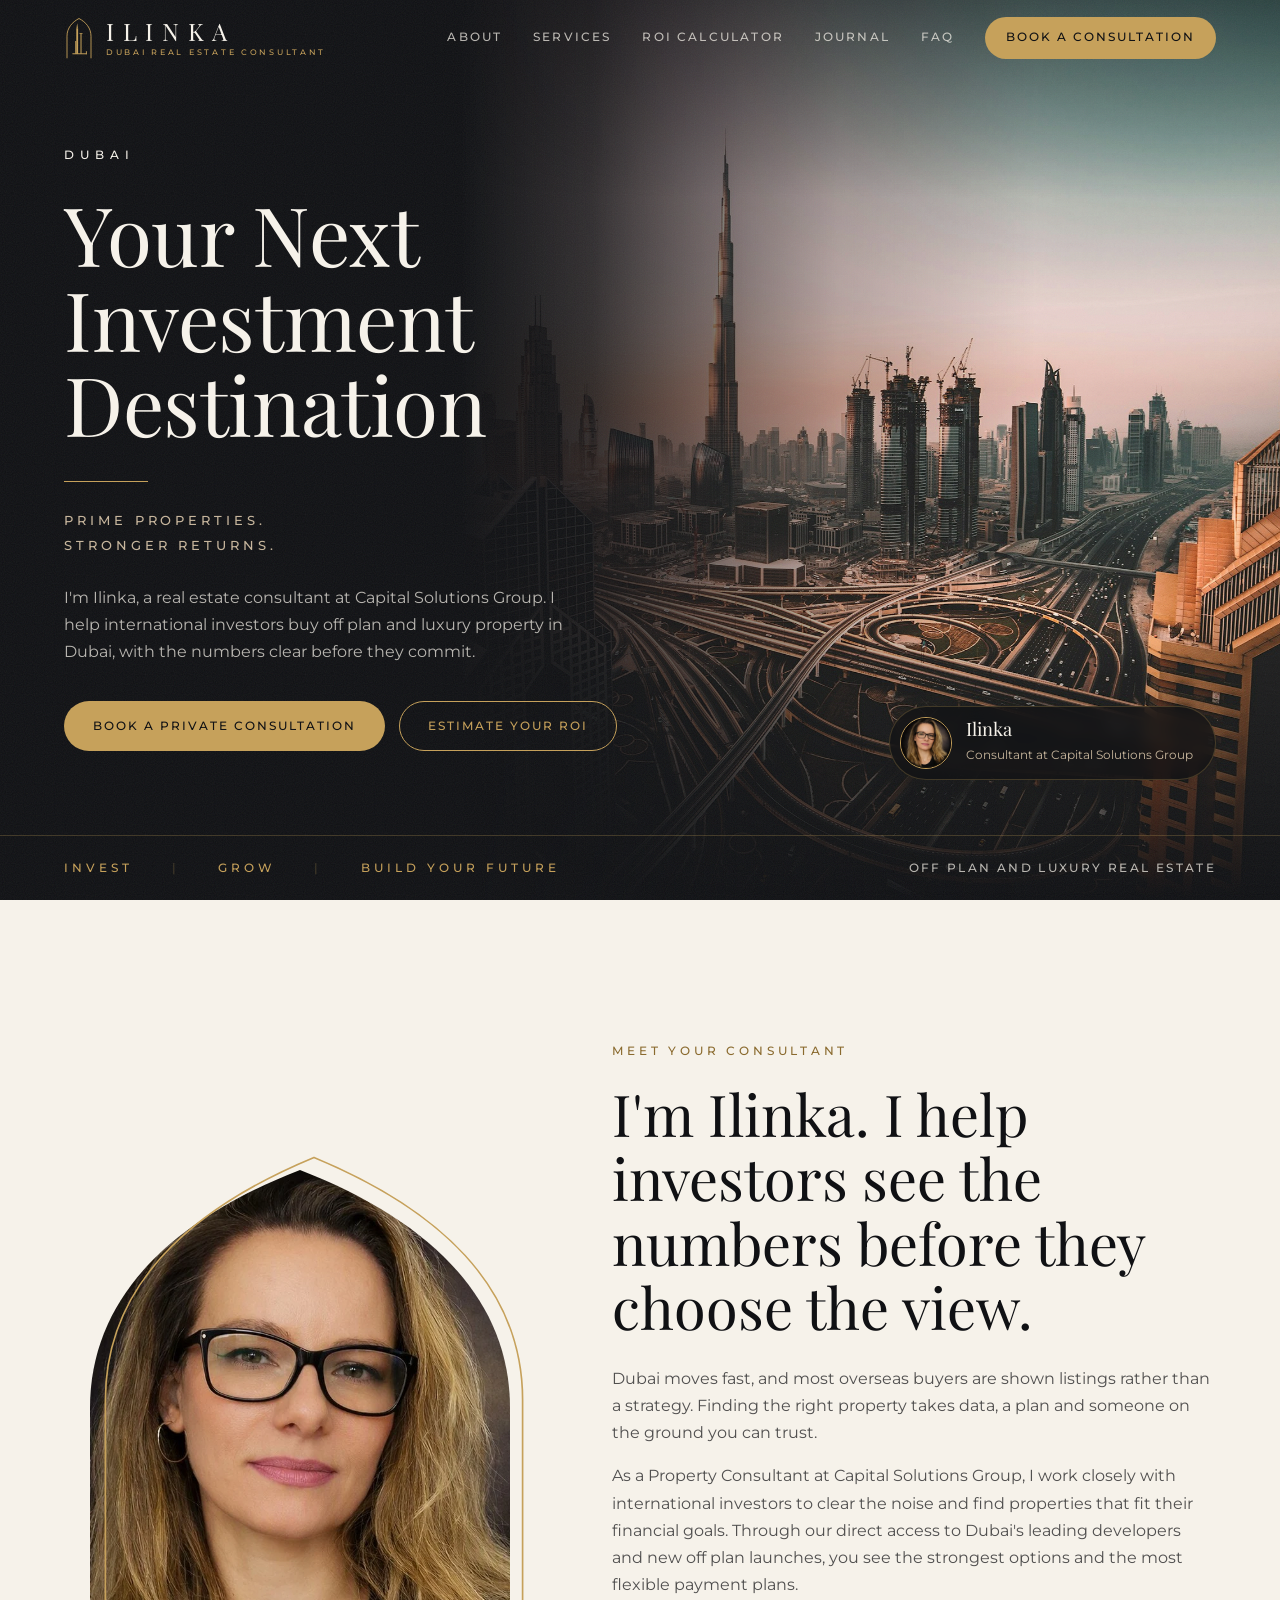
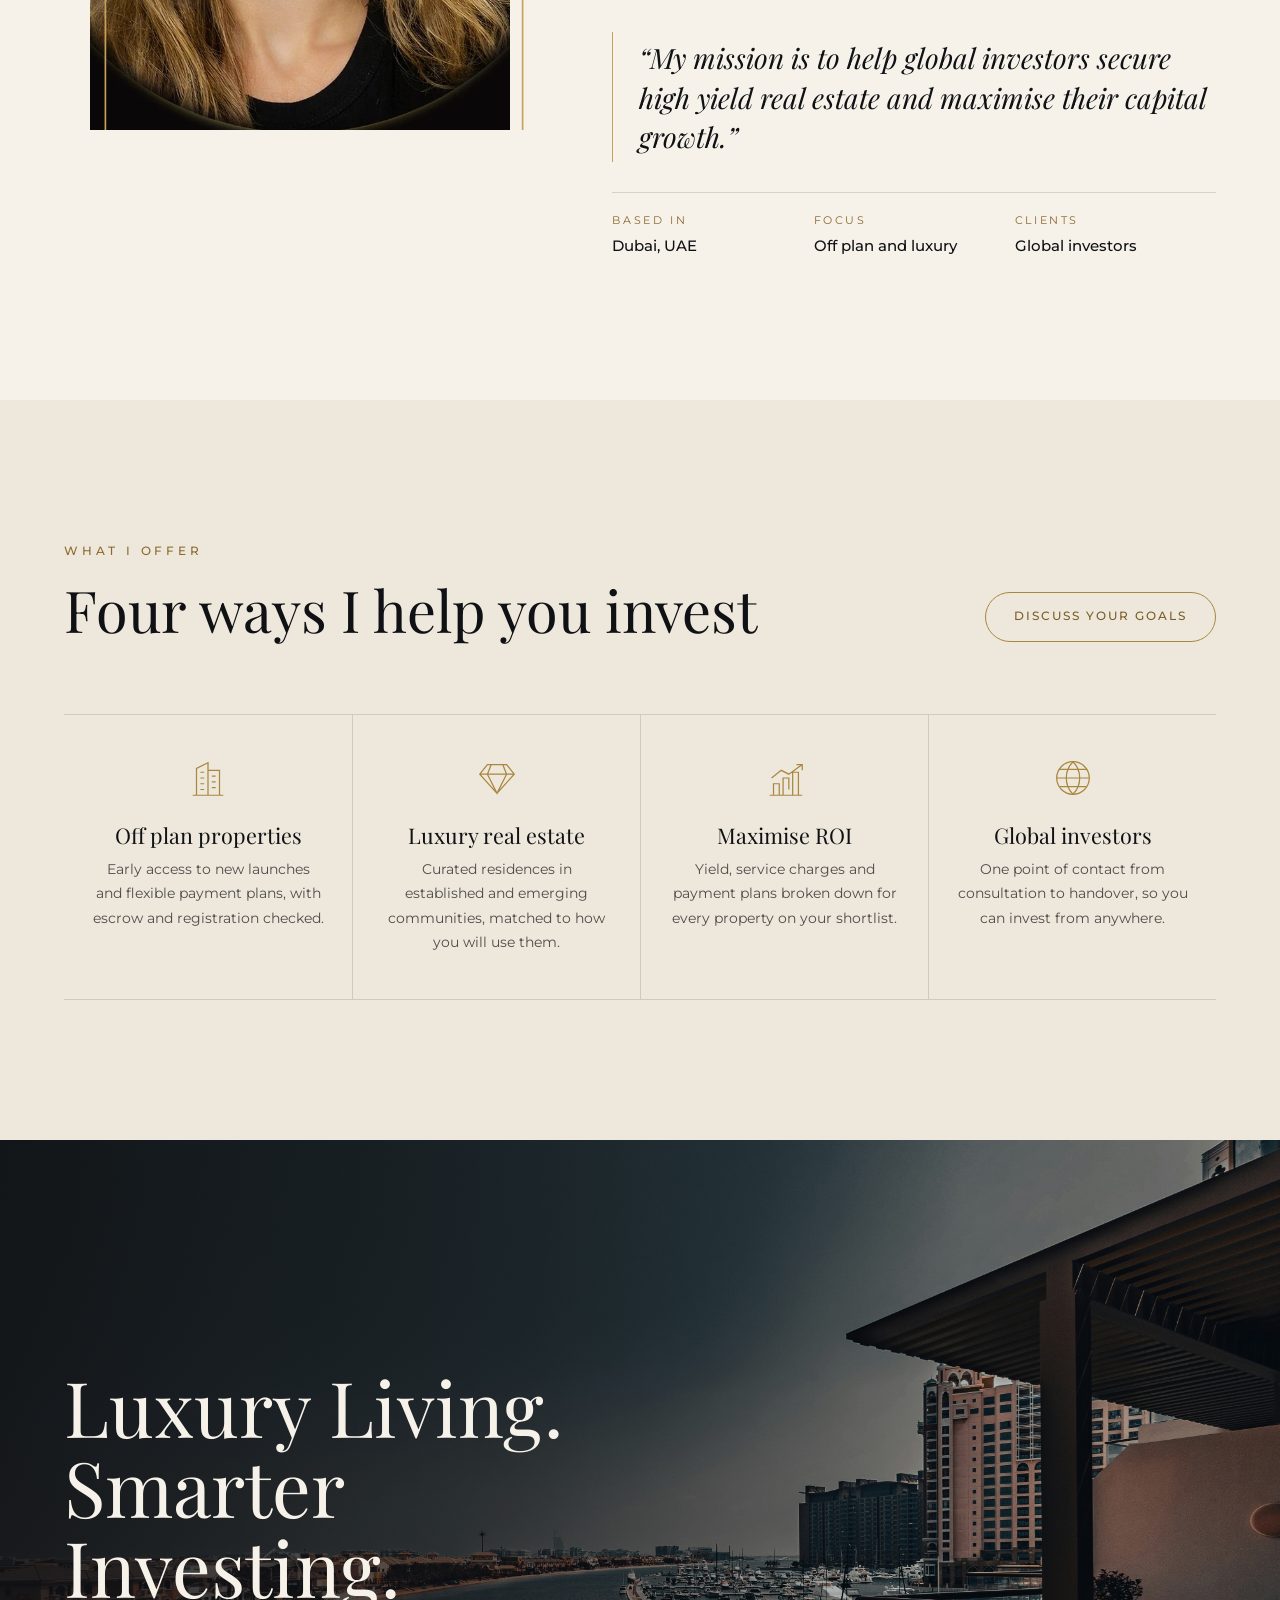
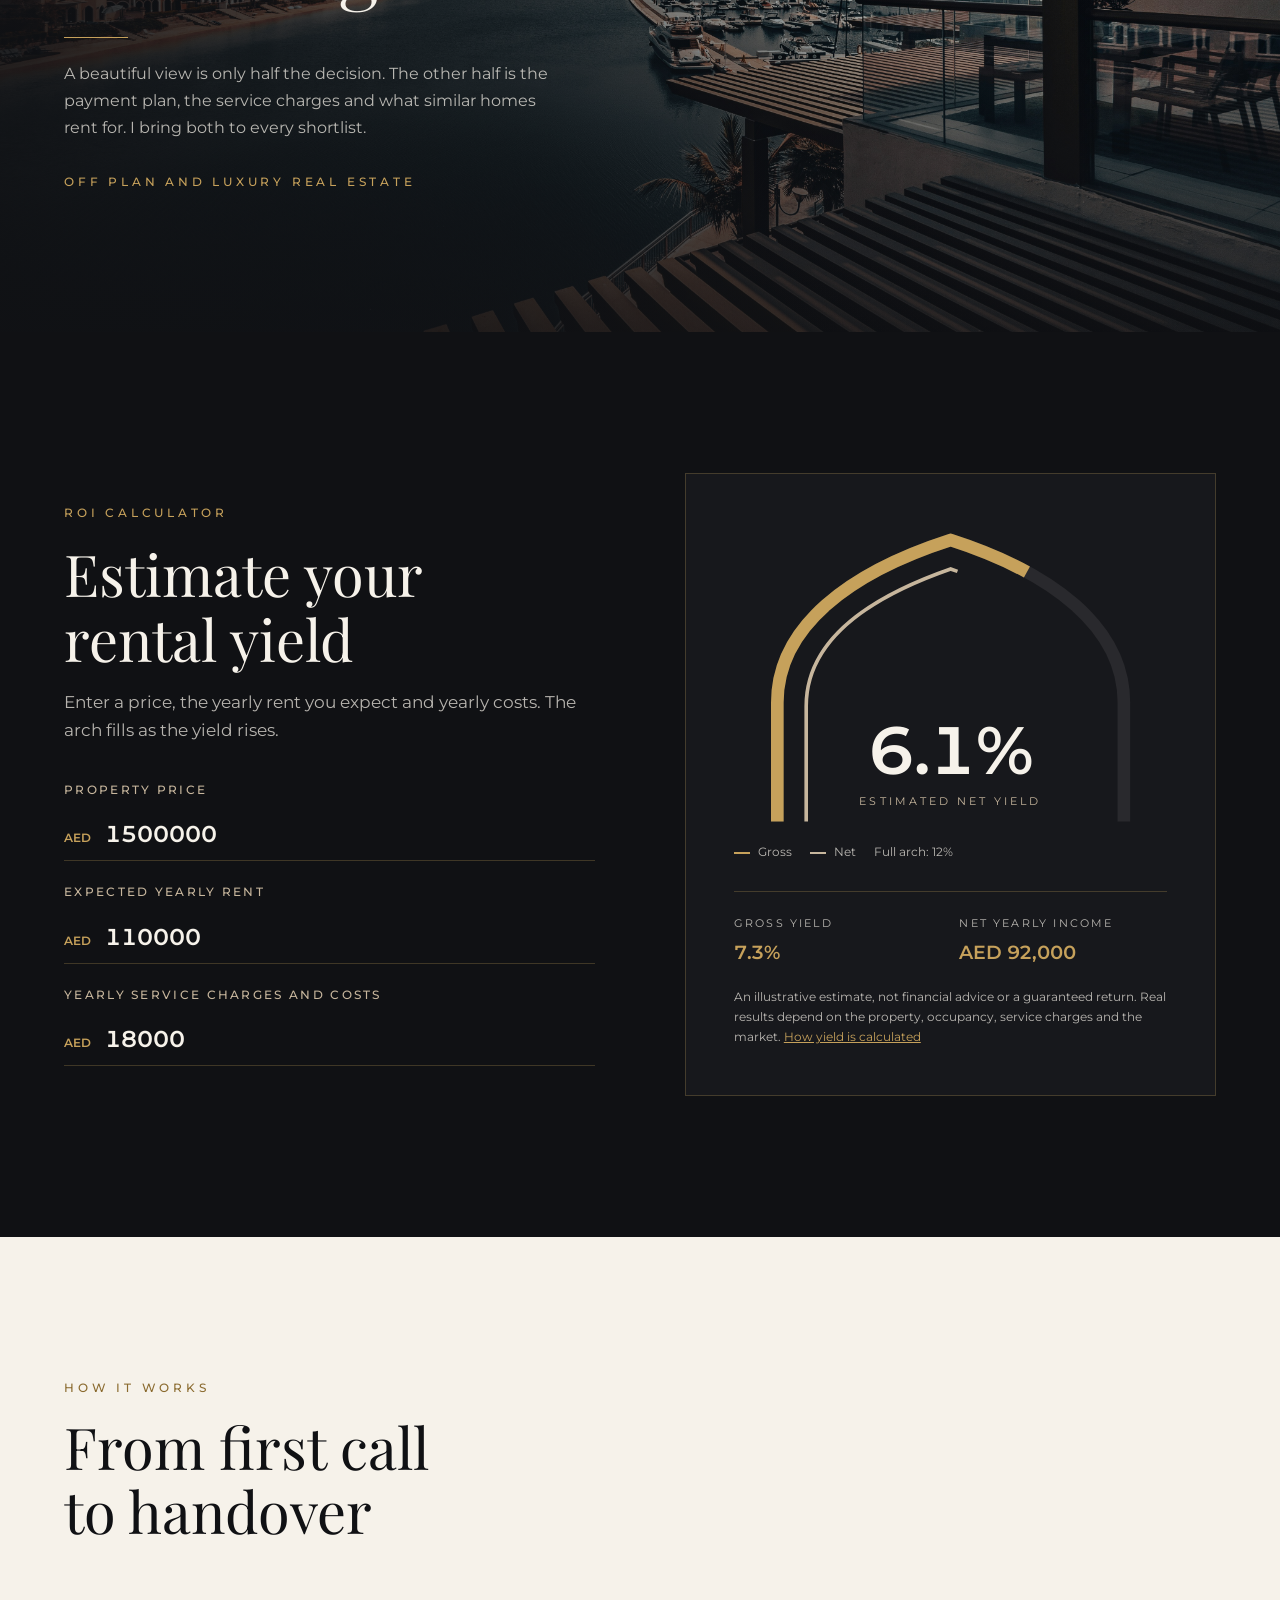
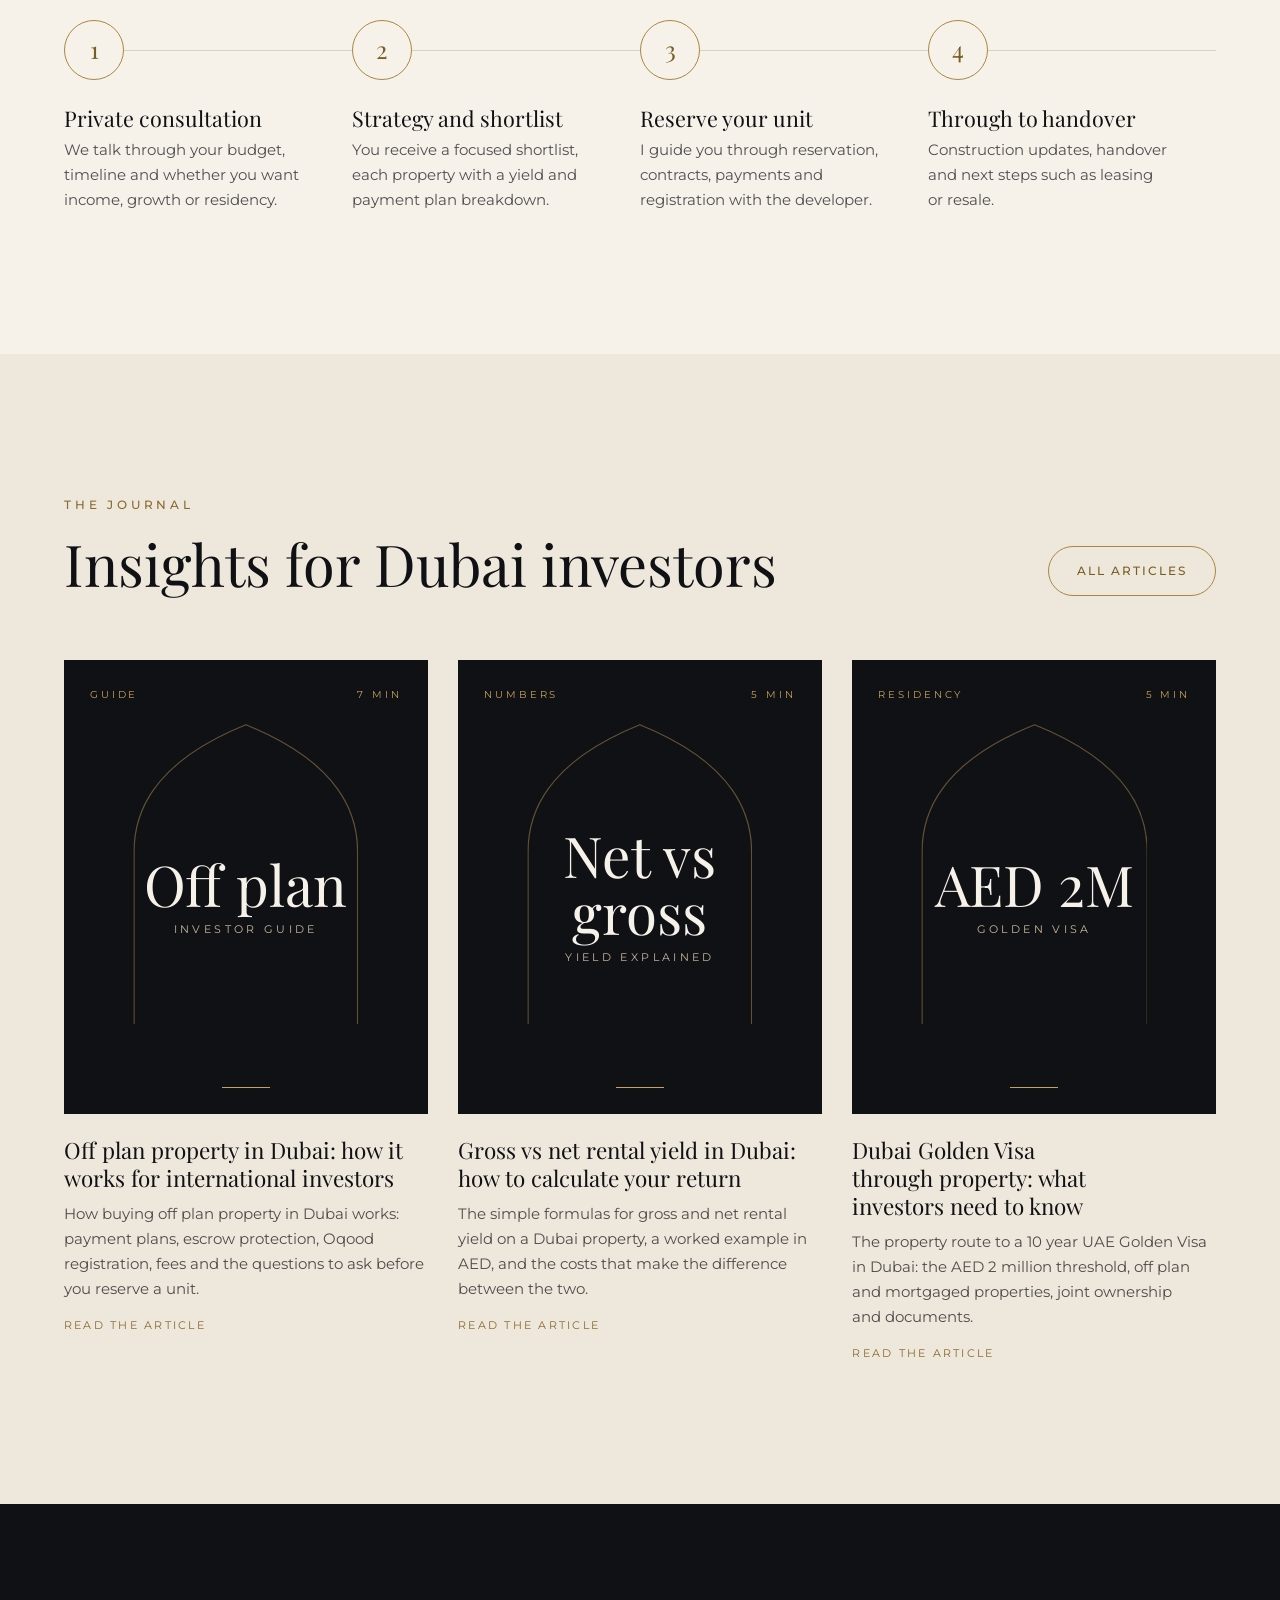
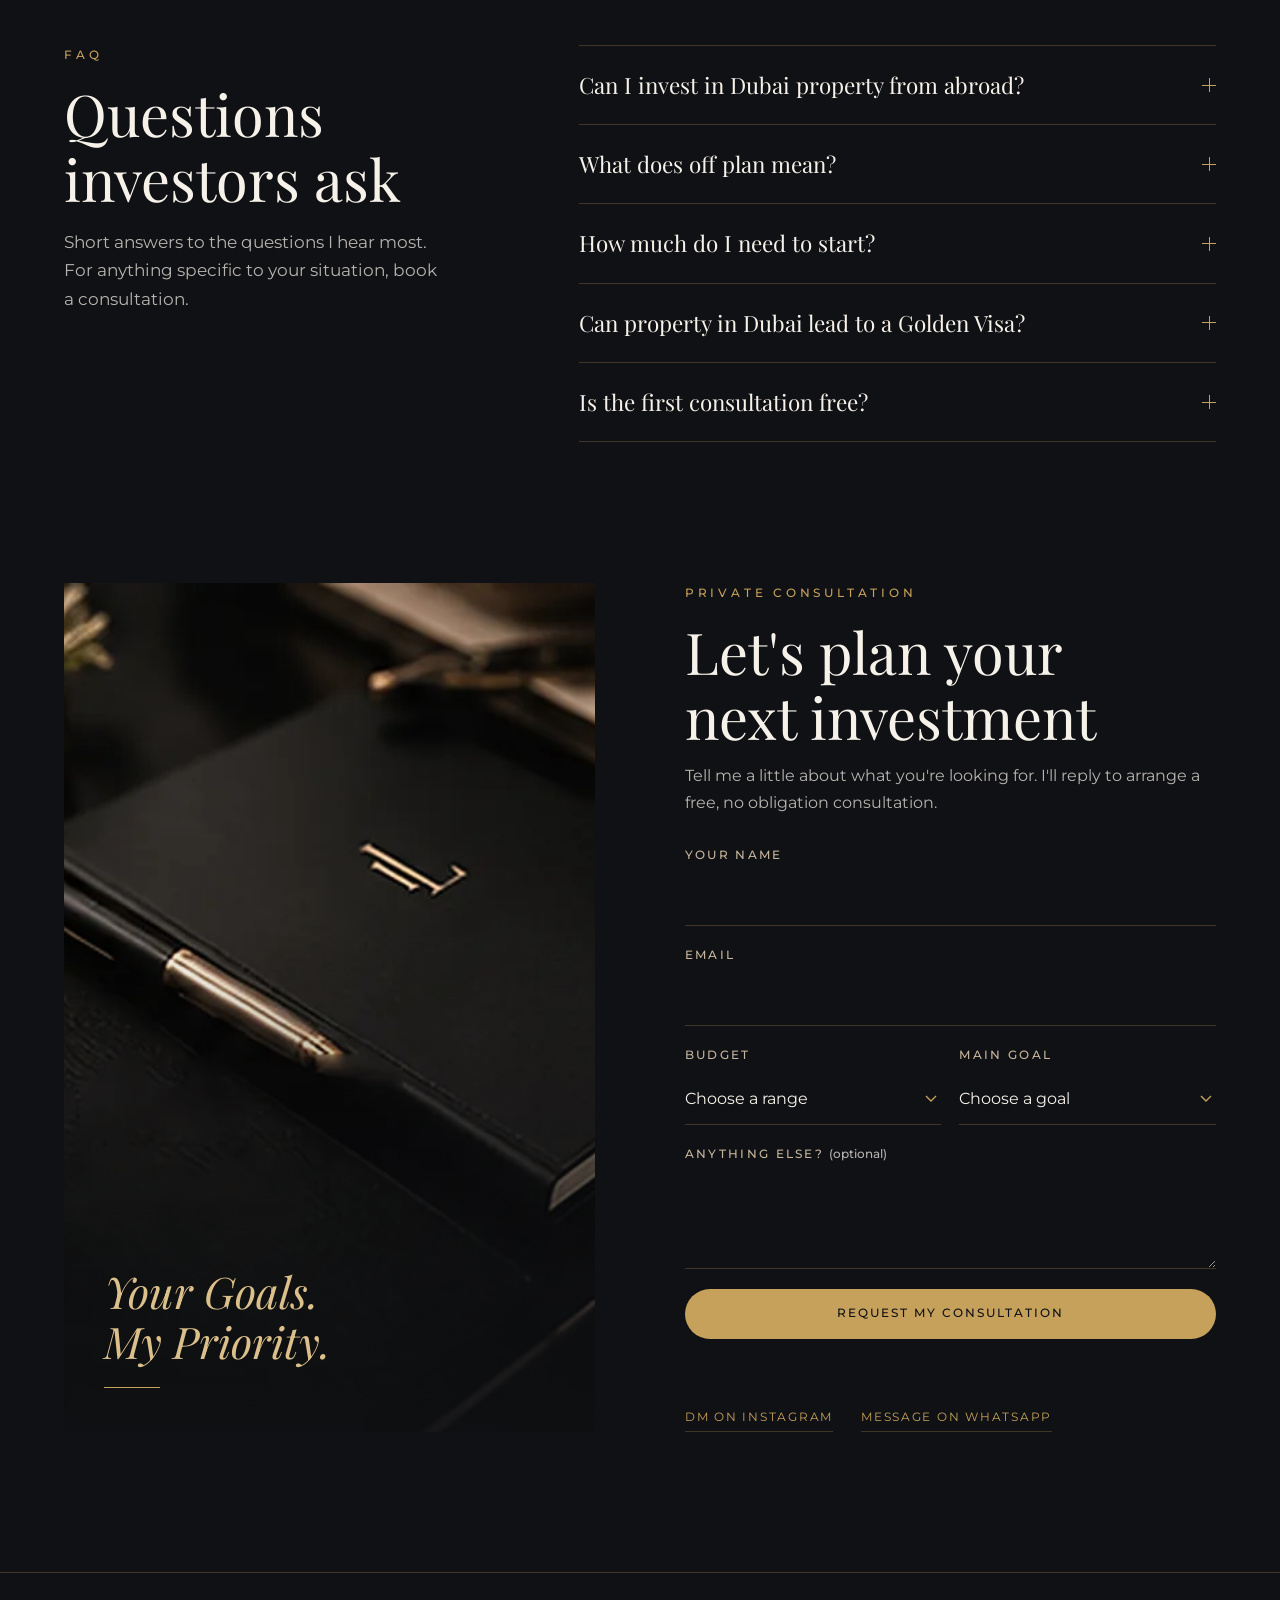
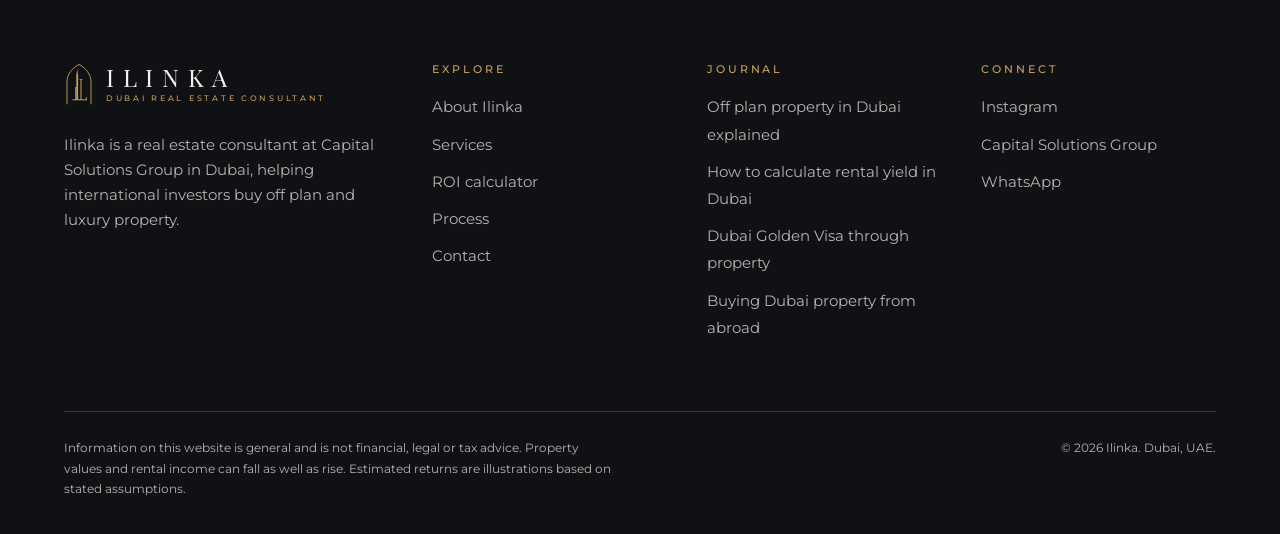
<file: index.html>
<!DOCTYPE html>
<html lang="en">
<head>
<meta charset="UTF-8">
<meta name="viewport" content="width=device-width, initial-scale=1, viewport-fit=cover">
<title>Ilinka | Dubai Real Estate Consultant for International Investors</title>
<meta name="description" content="Ilinka is a Dubai real estate consultant at Capital Solutions Group, helping global investors buy off plan and luxury property with clear ROI breakdowns.">
<link rel="canonical" href="https://invest-with-ilinka.vercel.app/">
<meta name="robots" content="index, follow, max-image-preview:large">
<meta name="author" content="Ilinka">
<meta name="theme-color" content="#101114">
<meta property="og:type" content="website">
<meta property="og:site_name" content="Ilinka | Dubai Real Estate Consultant">
<meta property="og:title" content="Ilinka | Dubai Real Estate Consultant for International Investors">
<meta property="og:description" content="Ilinka is a Dubai real estate consultant at Capital Solutions Group, helping global investors buy off plan and luxury property with clear ROI breakdowns.">
<meta property="og:url" content="https://invest-with-ilinka.vercel.app/">
<meta property="og:image" content="/assets/img/logo.png">
<meta property="og:locale" content="en_US">
<meta name="twitter:card" content="summary_large_image">
<meta name="twitter:title" content="Ilinka | Dubai Real Estate Consultant for International Investors">
<meta name="twitter:description" content="Ilinka is a Dubai real estate consultant at Capital Solutions Group, helping global investors buy off plan and luxury property with clear ROI breakdowns.">
<meta name="twitter:image" content="/assets/img/logo.png">
<link rel="icon" href="assets/img/ilinka-mark.svg" type="image/svg+xml">
<link rel="apple-touch-icon" href="assets/img/ilinka-avatar.webp">
<link rel="manifest" href="site.webmanifest">
<link rel="alternate" type="text/plain" title="LLM summary" href="llms.txt">
<link rel="preload" href="assets/fonts/playfair-display-latin-400-normal.woff2" as="font" type="font/woff2" crossorigin>
<link rel="preload" href="assets/fonts/montserrat-latin-500-normal.woff2" as="font" type="font/woff2" crossorigin>
<link rel="preload" as="image" href="assets/img/og-image.jpg" media="(min-width: 921px)" fetchpriority="high">
<link rel="preload" as="image" href="assets/img/dubai-skyline-dusk-small.webp" media="(max-width: 920px)" fetchpriority="high">
<link rel="stylesheet" href="assets/css/styles.css">
<script type="application/ld+json">{"@context": "https://schema.org", "@graph": [{"@type": "WebSite", "@id": "https://invest-with-ilinka.vercel.app/#website", "url": "https://invest-with-ilinka.vercel.app/", "name": "Ilinka | Dubai Real Estate Consultant", "inLanguage": "en", "publisher": {"@id": "https://invest-with-ilinka.vercel.app/#ilinka"}}, {"@type": "Person", "@id": "https://invest-with-ilinka.vercel.app/#ilinka", "name": "Ilinka", "jobTitle": "Real Estate Consultant", "description": "Dubai real estate consultant helping international investors buy off plan and luxury property.", "image": "https://invest-with-ilinka.vercel.app/assets/img/ilinka-portrait.webp", "url": "https://invest-with-ilinka.vercel.app/", "worksFor": {"@type": "Organization", "name": "Capital Solutions Group", "sameAs": "https://www.instagram.com/capital.solutions.group/"}, "workLocation": {"@type": "Place", "name": "Dubai, United Arab Emirates"}, "knowsAbout": ["Dubai real estate", "Off plan property", "Luxury property", "Rental yield", "UAE Golden Visa", "Property investment for international buyers"], "sameAs": ["https://www.instagram.com/invest.with.ilinka/"]}, {"@type": "RealEstateAgent", "@id": "https://invest-with-ilinka.vercel.app/#agent", "name": "Ilinka, Dubai Real Estate Consultant", "url": "https://invest-with-ilinka.vercel.app/", "image": "https://invest-with-ilinka.vercel.app/assets/img/ilinka-portrait.webp", "logo": "https://invest-with-ilinka.vercel.app/assets/img/ilinka-mark.svg", "description": "Off plan and luxury real estate consultancy in Dubai for international investors, with yield breakdowns, developer access and support from consultation to handover.", "employee": {"@id": "https://invest-with-ilinka.vercel.app/#ilinka"}, "parentOrganization": {"@type": "Organization", "name": "Capital Solutions Group"}, "address": {"@type": "PostalAddress", "addressLocality": "Dubai", "addressCountry": "AE"}, "areaServed": [{"@type": "City", "name": "Dubai"}, {"@type": "Country", "name": "United Arab Emirates"}], "sameAs": ["https://www.instagram.com/invest.with.ilinka/"], "hasOfferCatalog": {"@type": "OfferCatalog", "name": "Services", "itemListElement": [{"@type": "Offer", "itemOffered": {"@type": "Service", "name": "Off plan property advisory"}}, {"@type": "Offer", "itemOffered": {"@type": "Service", "name": "Luxury property search"}}, {"@type": "Offer", "itemOffered": {"@type": "Service", "name": "Rental yield and ROI analysis"}}, {"@type": "Offer", "itemOffered": {"@type": "Service", "name": "Support for overseas investors"}}]}}, {"@type": "WebPage", "@id": "https://invest-with-ilinka.vercel.app/#webpage", "url": "https://invest-with-ilinka.vercel.app/", "name": "Ilinka | Dubai Real Estate Consultant for International Investors", "isPartOf": {"@id": "https://invest-with-ilinka.vercel.app/#website"}, "about": {"@id": "https://invest-with-ilinka.vercel.app/#agent"}, "dateModified": "2026-10-16", "speakable": {"@type": "SpeakableSpecification", "cssSelector": [".hero-intro", ".meet-copy .quote"]}}, {"@type": "FAQPage", "mainEntity": [{"@type": "Question", "name": "Can I invest in Dubai property from abroad?", "acceptedAnswer": {"@type": "Answer", "text": "Yes. Foreign buyers can purchase in Dubai's designated freehold areas without living in the UAE, and much of the process can be handled remotely."}}, {"@type": "Question", "name": "What does off plan mean?", "acceptedAnswer": {"@type": "Answer", "text": "You buy a property before or during construction and pay in stages, usually a deposit, instalments during the build and the balance at handover."}}, {"@type": "Question", "name": "How much do I need to start?", "acceptedAnswer": {"@type": "Answer", "text": "It depends on the project and its payment plan. In a private consultation we map options to your exact budget and goals."}}, {"@type": "Question", "name": "Can property in Dubai lead to a Golden Visa?", "acceptedAnswer": {"@type": "Answer", "text": "Owning property with a Dubai Land Department certified value of at least AED 2 million can make you eligible to apply for a renewable 10 year UAE Golden Visa."}}, {"@type": "Question", "name": "Is the first consultation free?", "acceptedAnswer": {"@type": "Answer", "text": "Yes. The first private consultation is free and there is no obligation."}}]}]}</script>
</head>
<body>

<a class="skip" href="#main">Skip to content</a>
<header class="header">
  <div class="header-inner">
    <a class="brand" href="index.html" aria-label="Ilinka, Dubai Real Estate Consultant, home">
      <span class="brand-mark"><svg viewBox="0 0 100 140" fill="currentColor" aria-hidden="true"><path d="M10 136V64C10 37 27 17 50 5C73 17 90 37 90 64V136" fill="none" stroke="currentColor" stroke-width="3" stroke-linecap="square"/><path d="M44 20L46.6 38H41.4Z"/><rect x="41" y="38" width="6" height="85"/><rect x="37.5" y="80" width="3.5" height="43"/><rect x="55" y="54" width="3.4" height="69"/><rect x="51.5" y="54" width="10.5" height="2.2"/><rect x="28" y="121" width="48" height="3.2"/><rect x="73" y="114" width="3" height="10.2"/></svg></span>
      <span class="brand-text"><span class="brand-name">ILINKA</span><span class="brand-sub">DUBAI REAL ESTATE CONSULTANT</span></span>
    </a>
    <nav class="nav-links" aria-label="Main"><a href="index.html#about">About</a><a href="index.html#services">Services</a><a href="index.html#yield">ROI calculator</a><a href="blog/index.html">Journal</a><a href="index.html#faq">FAQ</a><a class="btn btn-gold" href="index.html#contact">Book a consultation</a></nav>
    <button class="burger" type="button" aria-expanded="false" aria-controls="drawer" aria-label="Open menu"><span></span><span></span><span></span></button>
  </div>
</header>
<div class="drawer" id="drawer" aria-label="Menu">
  <nav class="drawer-links" aria-label="Mobile"><a href="index.html#about">About<small>Meet Ilinka</small></a><a href="index.html#services">Services<small>What I offer</small></a><a href="index.html#yield">ROI calculator<small>Estimate a yield</small></a><a href="blog/index.html">Journal<small>Insights</small></a><a href="index.html#faq">FAQ<small>Answers</small></a><a href="index.html#contact">Contact<small>Book a call</small></a></nav>
  <div class="drawer-foot">
    <a class="btn btn-gold" href="index.html#contact">Book a private consultation</a>
    <div class="drawer-social"><a href="https://www.instagram.com/invest.with.ilinka/" target="_blank" rel="noopener">Instagram</a><a href="index.html#contact" data-wa>WhatsApp</a><span>Dubai, UAE</span></div>
  </div>
</div>
<div class="actionbar" aria-label="Quick actions">
  <a class="btn btn-gold" href="index.html#contact">Book a consultation</a>
  <a class="btn btn-ghost wa" href="index.html#contact" data-wa aria-label="Message on WhatsApp"><svg viewBox="0 0 24 24" fill="currentColor" aria-hidden="true"><path d="M12 2a10 10 0 0 0-8.6 15.1L2 22l5-1.3A10 10 0 1 0 12 2Zm0 18.2a8.2 8.2 0 0 1-4.2-1.2l-.3-.2-3 .8.8-2.9-.2-.3A8.2 8.2 0 1 1 12 20.2Zm4.5-6.1c-.2-.1-1.5-.7-1.7-.8s-.4-.1-.6.1-.7.8-.8 1-.3.2-.5.1a6.7 6.7 0 0 1-3.3-2.9c-.2-.4.2-.4.7-1.3a.5.5 0 0 0 0-.4l-.8-1.8c-.2-.5-.4-.4-.6-.4h-.5a1 1 0 0 0-.7.3 3 3 0 0 0-.9 2.2 5.2 5.2 0 0 0 1.1 2.7 11.8 11.8 0 0 0 4.5 4c1.7.7 2.3.8 3.2.6a2.7 2.7 0 0 0 1.8-1.2 2.2 2.2 0 0 0 .2-1.3c-.1-.1-.3-.2-.6-.3Z"/></svg></a>
</div>
<div class="cursor is-hidden" aria-hidden="true">
  <svg class="cursor-arch" viewBox="0 0 300 400" preserveAspectRatio="none"><path d="M6 398V172C6 95 63 42 150 6C237 42 294 95 294 172V398Z"/></svg>
  <span class="cursor-dot"></span><span class="cursor-label"></span>
</div>
<main id="main">

<section class="hero" aria-labelledby="hero-title">
  <div class="hero-media">
    <picture>
      <source media="(max-width: 920px)" srcset="assets/img/dubai-skyline-dusk-small.webp">
      <img src="assets/img/og-image.jpg" alt="Dubai skyline at dusk with the Burj Khalifa" width="1029" height="941" fetchpriority="high">
    </picture>
  </div>
  <div class="hero-inner">
    <div class="hero-copy">
      <span class="label">Dubai</span>
      <h1 id="hero-title"><span>Your Next</span><span>Investment</span><span>Destination</span></h1>
      <hr class="rule">
      <p class="hero-tag">Prime properties.<br>Stronger returns.</p>
      <p class="hero-intro">I'm Ilinka, a real estate consultant at Capital Solutions Group. I help international investors buy off plan and luxury property in Dubai, with the numbers clear before they commit.</p>
      <div class="hero-actions">
        <a class="btn btn-gold" href="#contact">Book a private consultation</a>
        <a class="btn btn-ghost" href="#yield">Estimate your ROI</a>
      </div>
    </div>
  </div>
  <a class="consultant" href="#about">
    <img src="assets/img/ilinka-avatar.webp" alt="" width="52" height="52">
    <span><b>Ilinka</b><small>Consultant at Capital Solutions Group</small></span>
  </a>
  <div class="hero-strip"><ul><li>Invest</li><li>Grow</li><li>Build your future</li></ul><span>Off plan and luxury real estate</span></div>
</section>

<section class="sec light" id="about" aria-labelledby="about-title">
  <div class="wrap meet">
    <div class="meet-media">
      <div class="arch"><img src="assets/img/ilinka-portrait.webp" alt="Portrait of Ilinka, Dubai real estate consultant" width="675" height="880" loading="lazy"><svg class="arch-line" viewBox="0 0 300 400" preserveAspectRatio="none" aria-hidden="true"><path d="M1 400V170C1 91 61 37 150 1C239 37 299 91 299 170V400"/></svg></div>
    </div>
    <div class="meet-copy">
      <span class="label">Meet your consultant</span>
      <h2 class="h2" id="about-title">I'm Ilinka. I help investors see the numbers before they choose the view.</h2>
      <p>Dubai moves fast, and most overseas buyers are shown listings rather than a strategy. Finding the right property takes data, a plan and someone on the ground you can trust.</p>
      <p>As a Property Consultant at Capital Solutions Group, I work closely with international investors to clear the noise and find properties that fit their financial goals. Through our direct access to Dubai's leading developers and new off plan launches, you see the strongest options and the most flexible payment plans.</p>
      <blockquote class="quote">“My mission is to help global investors secure high yield real estate and maximise their capital growth.”</blockquote>
      <dl class="facts">
        <div><dt>Based in</dt><dd>Dubai, UAE</dd></div>
        <div><dt>Focus</dt><dd>Off plan and luxury</dd></div>
        <div><dt>Clients</dt><dd>Global investors</dd></div>
      </dl>
    </div>
  </div>
</section>

<section class="sec light-2" id="services" aria-labelledby="offer-title">
  <div class="wrap">
    <div class="offer-head">
      <div><span class="label">What I offer</span><h2 class="h2" id="offer-title">Four ways I help you invest</h2></div>
      <a class="btn btn-ghost" href="#contact">Discuss your goals</a>
    </div>
    <div class="offer-grid">
      <article class="offer-item"><svg viewBox="0 0 48 48" fill="none" stroke="currentColor" stroke-width="1.3" aria-hidden="true"><path d="M8 42h32M12 42V14l12-6v34M24 16h12v26M16 18h4M16 24h4M16 30h4M28 22h4M28 28h4M28 34h4M16 36h4"/></svg><h3>Off plan properties</h3><p>Early access to new launches and flexible payment plans, with escrow and registration checked.</p></article>
      <article class="offer-item"><svg viewBox="0 0 48 48" fill="none" stroke="currentColor" stroke-width="1.3" aria-hidden="true"><path d="M14 10h20l8 10-18 20L6 20zM6 20h36M18 10l-4 10 10 20 10-20-4-10"/></svg><h3>Luxury real estate</h3><p>Curated residences in established and emerging communities, matched to how you will use them.</p></article>
      <article class="offer-item"><svg viewBox="0 0 48 48" fill="none" stroke="currentColor" stroke-width="1.3" aria-hidden="true"><path d="M8 42h34M12 42V30h6v12M22 42V24h6v12M32 42V18h6v24M10 24l10-8 8 4 14-10M36 10h6v6"/></svg><h3>Maximise ROI</h3><p>Yield, service charges and payment plans broken down for every property on your shortlist.</p></article>
      <article class="offer-item"><svg viewBox="0 0 48 48" fill="none" stroke="currentColor" stroke-width="1.3" aria-hidden="true"><circle cx="24" cy="24" r="17"/><path d="M7 24h34M24 7c5 5 7 11 7 17s-2 12-7 17c-5-5-7-11-7-17s2-12 7-17ZM10 15h28M10 33h28"/></svg><h3>Global investors</h3><p>One point of contact from consultation to handover, so you can invest from anywhere.</p></article>
    </div>
  </div>
</section>

<section class="band" aria-labelledby="band-title">
  <div class="band-media"><img src="assets/img/dubai-terrace-view.jpg" alt="Luxury terrace overlooking the Dubai skyline and water" width="943" height="852" loading="lazy"></div>
  <div class="wrap">
    <div class="band-copy">
      <h2 id="band-title"><span>Luxury Living.</span><span>Smarter Investing.</span></h2>
      <hr class="rule">
      <p>A beautiful view is only half the decision. The other half is the payment plan, the service charges and what similar homes rent for. I bring both to every shortlist.</p>
      <span class="label">Off plan and luxury real estate</span>
    </div>
  </div>
</section>

<section class="sec" id="yield" aria-labelledby="yield-title">
  <div class="wrap calc" id="calc">
    <div class="calc-copy">
      <span class="label">ROI calculator</span>
      <h2 class="h2" id="yield-title">Estimate your rental yield</h2>
      <p class="lead">Enter a price, the yearly rent you expect and yearly costs. The arch fills as the yield rises.</p>
      <div class="calc-fields">
        <div class="field"><label for="price">Property price</label><div class="money"><span>AED</span><input id="price" type="number" inputmode="numeric" min="0" step="10000" value="1500000"></div></div>
        <div class="field"><label for="rent">Expected yearly rent</label><div class="money"><span>AED</span><input id="rent" type="number" inputmode="numeric" min="0" step="1000" value="110000"></div></div>
        <div class="field"><label for="costs">Yearly service charges and costs</label><div class="money"><span>AED</span><input id="costs" type="number" inputmode="numeric" min="0" step="1000" value="18000"></div></div>
      </div>
    </div>
    <div class="dial" aria-live="polite">
      <div class="dial-face">
        <svg viewBox="0 0 240 170" aria-hidden="true">
          <path class="d-track" d="M24 166V100C24 58 64 28 120 10C176 28 216 58 216 100V166"/>
          <path class="d-gross" id="dGross" pathLength="100" d="M24 166V100C24 58 64 28 120 10C176 28 216 58 216 100V166"/>
          <path class="d-net" id="dNet" pathLength="100" d="M40 166V102C40 66 74 42 120 26C166 42 200 66 200 102V166"/>
        </svg>
        <div class="dial-read"><span class="num" id="netYield">6.1%</span><small>Estimated net yield</small></div>
      </div>
      <div class="legend"><span><i style="background:#C6A15B"></i>Gross</span><span><i style="background:#C7B69D"></i>Net</span><span>Full arch: 12%</span></div>
      <dl>
        <div><dt>Gross yield</dt><dd class="num" id="grossYield">7.3%</dd></div>
        <div><dt>Net yearly income</dt><dd class="num" id="netIncome">AED 92,000</dd></div>
      </dl>
      <p class="fine">An illustrative estimate, not financial advice or a guaranteed return. Real results depend on the property, occupancy, service charges and the market. <a href="blog/dubai-rental-yield-calculation.html" style="color:#C6A15B">How yield is calculated</a></p>
    </div>
  </div>
</section>

<section class="sec light" id="process" aria-labelledby="process-title">
  <div class="wrap">
    <div class="process-head"><span class="label">How it works</span><h2 class="h2" id="process-title">From first call to handover</h2></div>
    <ol class="steps">
      <li class="step"><span class="step-n">1</span><h3>Private consultation</h3><p>We talk through your budget, timeline and whether you want income, growth or residency.</p></li>
      <li class="step"><span class="step-n">2</span><h3>Strategy and shortlist</h3><p>You receive a focused shortlist, each property with a yield and payment plan breakdown.</p></li>
      <li class="step"><span class="step-n">3</span><h3>Reserve your unit</h3><p>I guide you through reservation, contracts, payments and registration with the developer.</p></li>
      <li class="step"><span class="step-n">4</span><h3>Through to handover</h3><p>Construction updates, handover and next steps such as leasing or resale.</p></li>
    </ol>
  </div>
</section>

<section class="sec light-2" id="journal" aria-labelledby="journal-title">
  <div class="wrap">
    <div class="journal-head"><div><span class="label">The journal</span><h2 class="h2" id="journal-title">Insights for Dubai investors</h2></div><a class="btn btn-ghost" href="blog/index.html">All articles</a></div>
    <div class="cards"><a class="card" href="blog/off-plan-property-dubai-guide.html" data-cursor="Read">
  <div class="cover"><div class="cover-top"><span>Guide</span><span>7 min</span></div>
  <p class="cover-big" aria-hidden="true">Off plan<small>Investor guide</small></p><span class="cover-foot"></span></div>
  <div class="card-body"><h3>Off plan property in Dubai: how it works for international investors</h3><p>How buying off plan property in Dubai works: payment plans, escrow protection, Oqood registration, fees and the questions to ask before you reserve a unit.</p><span class="card-meta">Read the article</span></div>
</a><a class="card" href="blog/dubai-rental-yield-calculation.html" data-cursor="Read">
  <div class="cover"><div class="cover-top"><span>Numbers</span><span>5 min</span></div>
  <p class="cover-big" aria-hidden="true">Net vs<br>gross<small>Yield explained</small></p><span class="cover-foot"></span></div>
  <div class="card-body"><h3>Gross vs net rental yield in Dubai: how to calculate your return</h3><p>The simple formulas for gross and net rental yield on a Dubai property, a worked example in AED, and the costs that make the difference between the two.</p><span class="card-meta">Read the article</span></div>
</a><a class="card" href="blog/dubai-golden-visa-property.html" data-cursor="Read">
  <div class="cover"><div class="cover-top"><span>Residency</span><span>5 min</span></div>
  <p class="cover-big" aria-hidden="true">AED 2M<small>Golden Visa</small></p><span class="cover-foot"></span></div>
  <div class="card-body"><h3>Dubai Golden Visa through property: what investors need to know</h3><p>The property route to a 10 year UAE Golden Visa in Dubai: the AED 2 million threshold, off plan and mortgaged properties, joint ownership and documents.</p><span class="card-meta">Read the article</span></div>
</a></div>
  </div>
</section>

<section class="sec" id="faq" aria-labelledby="faq-title">
  <div class="wrap faq-grid">
    <div><span class="label">FAQ</span><h2 class="h2" id="faq-title">Questions investors ask</h2><p class="lead" style="margin-top:18px">Short answers to the questions I hear most. For anything specific to your situation, book a consultation.</p></div>
    <div class="faq-list"><details><summary>Can I invest in Dubai property from abroad?</summary><p>Yes. Foreign buyers can purchase in Dubai's designated freehold areas without living in the UAE, and much of the process can be handled remotely.</p></details><details><summary>What does off plan mean?</summary><p>You buy a property before or during construction and pay in stages, usually a deposit, instalments during the build and the balance at handover.</p></details><details><summary>How much do I need to start?</summary><p>It depends on the project and its payment plan. In a private consultation we map options to your exact budget and goals.</p></details><details><summary>Can property in Dubai lead to a Golden Visa?</summary><p>Owning property with a Dubai Land Department certified value of at least AED 2 million can make you eligible to apply for a renewable 10 year UAE Golden Visa.</p></details><details><summary>Is the first consultation free?</summary><p>Yes. The first private consultation is free and there is no obligation.</p></details></div>
  </div>
</section>

<section class="sec" id="contact" aria-labelledby="contact-title" style="padding-top:0">
  <div class="wrap contact">
    <div class="contact-visual"><img src="assets/img/consultation-notebook.webp" alt="Black notebook with the Ilinka monogram and a gold pen" width="668" height="624" loading="lazy"><p>Your Goals.<br>My Priority.</p></div>
    <div class="contact-form">
      <span class="label">Private consultation</span>
      <h2 class="h2" id="contact-title">Let's plan your next investment</h2>
      <p>Tell me a little about what you're looking for. I'll reply to arrange a free, no obligation consultation.</p>
      <form class="form" id="consultForm">
        <div class="field"><label for="fName">Your name</label><input id="fName" name="name" autocomplete="name" required></div>
        <div class="field"><label for="fEmail">Email</label><input id="fEmail" name="email" type="email" autocomplete="email" required></div>
        <div class="row">
          <div class="field"><label for="fBudget">Budget</label><select id="fBudget" name="budget" required><option value="">Choose a range</option><option>Under AED 1M</option><option>AED 1M to 2M</option><option>AED 2M to 5M</option><option>Above AED 5M</option></select></div>
          <div class="field"><label for="fGoal">Main goal</label><select id="fGoal" name="goal" required><option value="">Choose a goal</option><option>Rental income</option><option>Capital growth</option><option>Golden Visa</option><option>A home for me</option></select></div>
        </div>
        <div class="field"><label for="fMsg">Anything else? <span class="opt">(optional)</span></label><textarea id="fMsg" name="message" rows="3"></textarea></div>
        <button class="btn btn-gold" type="submit">Request my consultation</button>
        <p class="form-note" id="formNote" role="status"></p>
      </form>
      <div class="contact-alt"><a href="https://www.instagram.com/invest.with.ilinka/" target="_blank" rel="noopener">DM on Instagram</a><a href="#contact" data-wa>Message on WhatsApp</a></div>
    </div>
  </div>
</section>
</main>

<footer class="footer">
  <div class="wrap">
    <div class="footer-top">
      <div>
        <a class="brand" href="index.html" aria-label="Ilinka, home"><span class="brand-mark"><svg viewBox="0 0 100 140" fill="currentColor" aria-hidden="true"><path d="M10 136V64C10 37 27 17 50 5C73 17 90 37 90 64V136" fill="none" stroke="currentColor" stroke-width="3" stroke-linecap="square"/><path d="M44 20L46.6 38H41.4Z"/><rect x="41" y="38" width="6" height="85"/><rect x="37.5" y="80" width="3.5" height="43"/><rect x="55" y="54" width="3.4" height="69"/><rect x="51.5" y="54" width="10.5" height="2.2"/><rect x="28" y="121" width="48" height="3.2"/><rect x="73" y="114" width="3" height="10.2"/></svg></span><span class="brand-text"><span class="brand-name">ILINKA</span><span class="brand-sub">DUBAI REAL ESTATE CONSULTANT</span></span></a>
        <p class="footer-about">Ilinka is a real estate consultant at Capital Solutions Group in Dubai, helping international investors buy off plan and luxury property.</p>
      </div>
      <div><h3>Explore</h3><ul><li><a href="index.html#about">About Ilinka</a></li><li><a href="index.html#services">Services</a></li><li><a href="index.html#yield">ROI calculator</a></li><li><a href="index.html#process">Process</a></li><li><a href="index.html#contact">Contact</a></li></ul></div>
      <div><h3>Journal</h3><ul><li><a href="blog/off-plan-property-dubai-guide.html">Off plan property in Dubai explained</a></li><li><a href="blog/dubai-rental-yield-calculation.html">How to calculate rental yield in Dubai</a></li><li><a href="blog/dubai-golden-visa-property.html">Dubai Golden Visa through property</a></li><li><a href="blog/buy-dubai-property-from-abroad.html">Buying Dubai property from abroad</a></li></ul></div>
      <div><h3>Connect</h3><ul><li><a href="https://www.instagram.com/invest.with.ilinka/" target="_blank" rel="noopener">Instagram</a></li><li><a href="https://www.instagram.com/capital.solutions.group/" target="_blank" rel="noopener">Capital Solutions Group</a></li><li><a href="index.html#contact" data-wa>WhatsApp</a></li></ul></div>
    </div>
    <div class="footer-base">
      <p>Information on this website is general and is not financial, legal or tax advice. Property values and rental income can fall as well as rise. Estimated returns are illustrations based on stated assumptions.</p>
      <p>© <span id="year">2026</span> Ilinka. Dubai, UAE.</p>
    </div>
  </div>
</footer>
<script src="assets/js/main.js" defer></script>
</body>
</html>
</file>
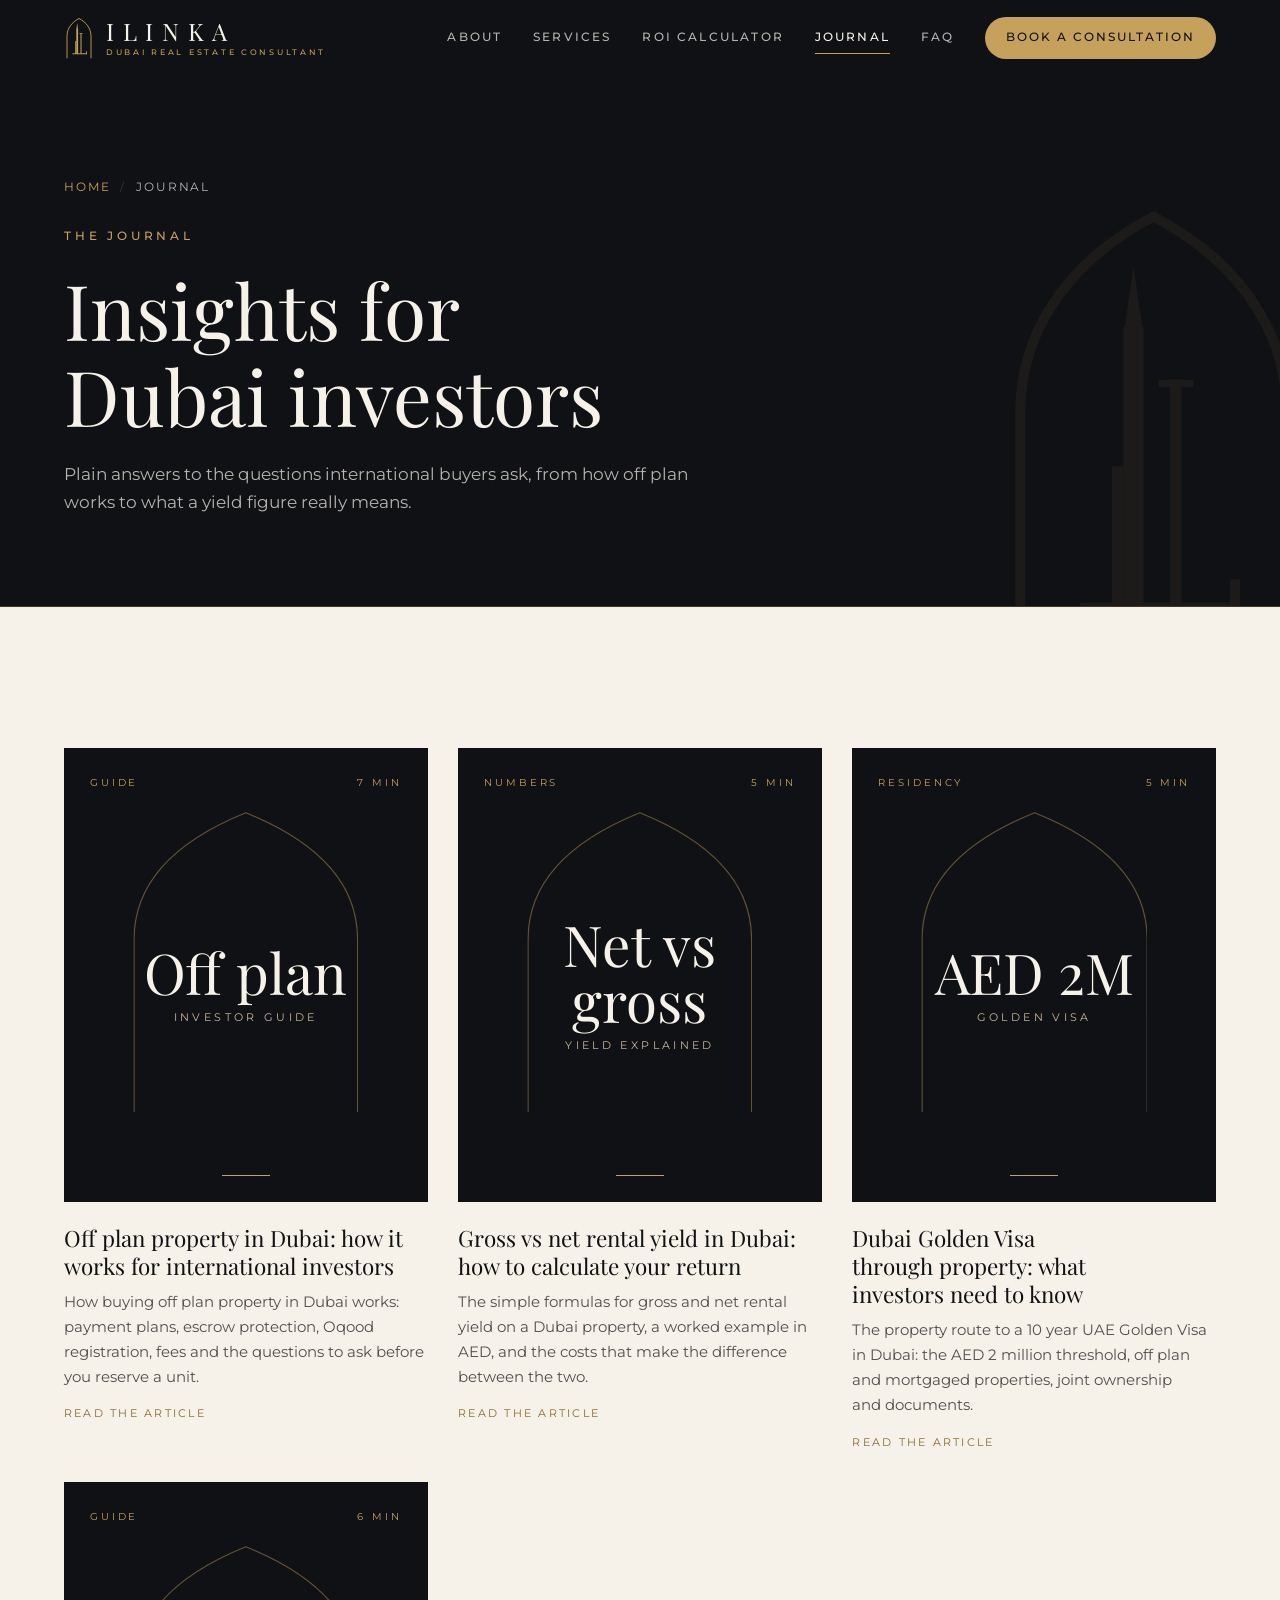
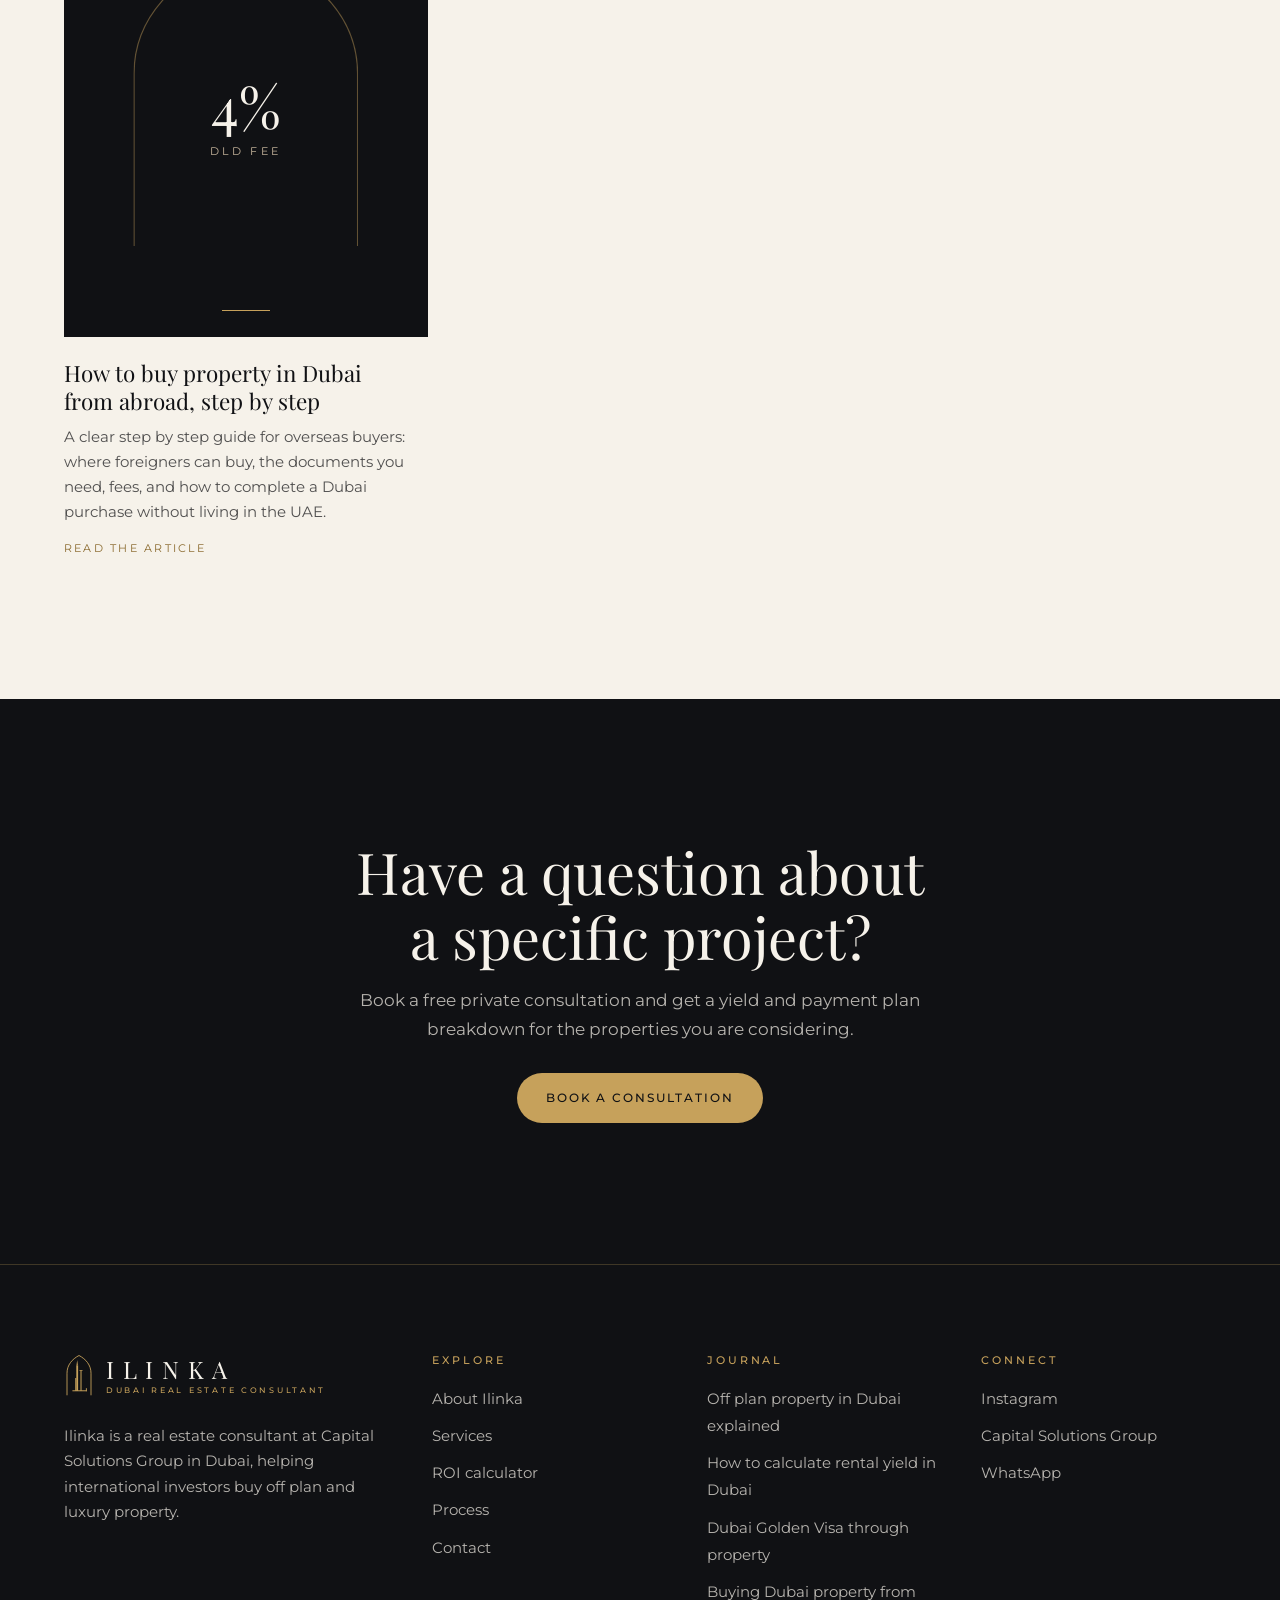
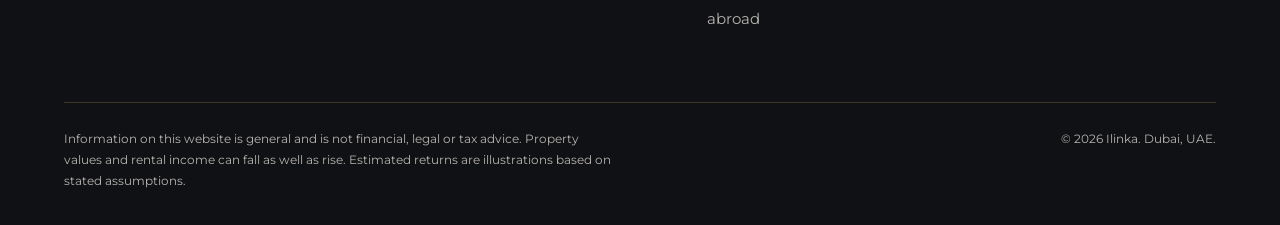
<file: blog/index.html>
<!DOCTYPE html>
<html lang="en">
<head>
<meta charset="UTF-8">
<meta name="viewport" content="width=device-width, initial-scale=1, viewport-fit=cover">
<title>The Journal | Dubai Property Insights by Ilinka</title>
<meta name="description" content="Clear guides for international investors on Dubai off plan property, rental yield, the Golden Visa and buying from abroad.">
<link rel="canonical" href="https://invest-with-ilinka.vercel.app/blog/">
<meta name="robots" content="index, follow, max-image-preview:large">
<meta name="author" content="Ilinka">
<meta name="theme-color" content="#101114">
<meta property="og:type" content="website">
<meta property="og:site_name" content="Ilinka | Dubai Real Estate Consultant">
<meta property="og:title" content="The Journal | Dubai Property Insights by Ilinka">
<meta property="og:description" content="Clear guides for international investors on Dubai off plan property, rental yield, the Golden Visa and buying from abroad.">
<meta property="og:url" content="https://invest-with-ilinka.vercel.app/blog/">
<meta property="og:image" content="https://invest-with-ilinka.vercel.app/assets/img/og-image.jpg">
<meta property="og:locale" content="en_US">
<meta name="twitter:card" content="summary_large_image">
<meta name="twitter:title" content="The Journal | Dubai Property Insights by Ilinka">
<meta name="twitter:description" content="Clear guides for international investors on Dubai off plan property, rental yield, the Golden Visa and buying from abroad.">
<meta name="twitter:image" content="https://invest-with-ilinka.vercel.app/assets/img/og-image.jpg">
<link rel="icon" href="../assets/img/ilinka-mark.svg" type="image/svg+xml">
<link rel="apple-touch-icon" href="../assets/img/ilinka-avatar.webp">
<link rel="manifest" href="../site.webmanifest">
<link rel="alternate" type="text/plain" title="LLM summary" href="../llms.txt">
<link rel="preload" href="../assets/fonts/playfair-display-latin-400-normal.woff2" as="font" type="font/woff2" crossorigin>
<link rel="preload" href="../assets/fonts/montserrat-latin-500-normal.woff2" as="font" type="font/woff2" crossorigin>

<link rel="stylesheet" href="../assets/css/styles.css">
<script type="application/ld+json">{"@context": "https://schema.org", "@graph": [{"@type": "Blog", "@id": "https://invest-with-ilinka.vercel.app/blog/#blog", "url": "https://invest-with-ilinka.vercel.app/blog/", "name": "The Journal by Ilinka", "description": "Guides on Dubai off plan property, rental yield, Golden Visa and buying from abroad.", "author": {"@id": "https://invest-with-ilinka.vercel.app/#ilinka"}, "publisher": {"@type": "Person", "@id": "https://invest-with-ilinka.vercel.app/#ilinka", "name": "Ilinka", "jobTitle": "Real Estate Consultant", "description": "Dubai real estate consultant helping international investors buy off plan and luxury property.", "image": "https://invest-with-ilinka.vercel.app/assets/img/ilinka-portrait.webp", "url": "https://invest-with-ilinka.vercel.app/", "worksFor": {"@type": "Organization", "name": "Capital Solutions Group", "sameAs": "https://www.instagram.com/capital.solutions.group/"}, "workLocation": {"@type": "Place", "name": "Dubai, United Arab Emirates"}, "knowsAbout": ["Dubai real estate", "Off plan property", "Luxury property", "Rental yield", "UAE Golden Visa", "Property investment for international buyers"], "sameAs": ["https://www.instagram.com/invest.with.ilinka/"]}, "blogPost": [{"@type": "BlogPosting", "headline": "Off plan property in Dubai: how it works for international investors", "url": "https://invest-with-ilinka.vercel.app/blog/off-plan-property-dubai-guide.html", "datePublished": "2026-10-16"}, {"@type": "BlogPosting", "headline": "Gross vs net rental yield in Dubai: how to calculate your return", "url": "https://invest-with-ilinka.vercel.app/blog/dubai-rental-yield-calculation.html", "datePublished": "2026-10-16"}, {"@type": "BlogPosting", "headline": "Dubai Golden Visa through property: what investors need to know", "url": "https://invest-with-ilinka.vercel.app/blog/dubai-golden-visa-property.html", "datePublished": "2026-10-16"}, {"@type": "BlogPosting", "headline": "How to buy property in Dubai from abroad, step by step", "url": "https://invest-with-ilinka.vercel.app/blog/buy-dubai-property-from-abroad.html", "datePublished": "2026-10-16"}]}, {"@type": "BreadcrumbList", "itemListElement": [{"@type": "ListItem", "position": 1, "name": "Home", "item": "https://invest-with-ilinka.vercel.app/"}, {"@type": "ListItem", "position": 2, "name": "Journal", "item": "https://invest-with-ilinka.vercel.app/blog/"}]}]}</script>
</head>
<body>

<a class="skip" href="#main">Skip to content</a>
<header class="header">
  <div class="header-inner">
    <a class="brand" href="../index.html" aria-label="Ilinka, Dubai Real Estate Consultant, home">
      <span class="brand-mark"><svg viewBox="0 0 100 140" fill="currentColor" aria-hidden="true"><path d="M10 136V64C10 37 27 17 50 5C73 17 90 37 90 64V136" fill="none" stroke="currentColor" stroke-width="3" stroke-linecap="square"/><path d="M44 20L46.6 38H41.4Z"/><rect x="41" y="38" width="6" height="85"/><rect x="37.5" y="80" width="3.5" height="43"/><rect x="55" y="54" width="3.4" height="69"/><rect x="51.5" y="54" width="10.5" height="2.2"/><rect x="28" y="121" width="48" height="3.2"/><rect x="73" y="114" width="3" height="10.2"/></svg></span>
      <span class="brand-text"><span class="brand-name">ILINKA</span><span class="brand-sub">DUBAI REAL ESTATE CONSULTANT</span></span>
    </a>
    <nav class="nav-links" aria-label="Main"><a href="../index.html#about">About</a><a href="../index.html#services">Services</a><a href="../index.html#yield">ROI calculator</a><a href="../blog/index.html" aria-current="page">Journal</a><a href="../index.html#faq">FAQ</a><a class="btn btn-gold" href="../index.html#contact">Book a consultation</a></nav>
    <button class="burger" type="button" aria-expanded="false" aria-controls="drawer" aria-label="Open menu"><span></span><span></span><span></span></button>
  </div>
</header>
<div class="drawer" id="drawer" aria-label="Menu">
  <nav class="drawer-links" aria-label="Mobile"><a href="../index.html#about">About<small>Meet Ilinka</small></a><a href="../index.html#services">Services<small>What I offer</small></a><a href="../index.html#yield">ROI calculator<small>Estimate a yield</small></a><a href="../blog/index.html" aria-current="page">Journal<small>Insights</small></a><a href="../index.html#faq">FAQ<small>Answers</small></a><a href="../index.html#contact">Contact<small>Book a call</small></a></nav>
  <div class="drawer-foot">
    <a class="btn btn-gold" href="../index.html#contact">Book a private consultation</a>
    <div class="drawer-social"><a href="https://www.instagram.com/invest.with.ilinka/" target="_blank" rel="noopener">Instagram</a><a href="../index.html#contact" data-wa>WhatsApp</a><span>Dubai, UAE</span></div>
  </div>
</div>
<div class="actionbar" aria-label="Quick actions">
  <a class="btn btn-gold" href="../index.html#contact">Book a consultation</a>
  <a class="btn btn-ghost wa" href="../index.html#contact" data-wa aria-label="Message on WhatsApp"><svg viewBox="0 0 24 24" fill="currentColor" aria-hidden="true"><path d="M12 2a10 10 0 0 0-8.6 15.1L2 22l5-1.3A10 10 0 1 0 12 2Zm0 18.2a8.2 8.2 0 0 1-4.2-1.2l-.3-.2-3 .8.8-2.9-.2-.3A8.2 8.2 0 1 1 12 20.2Zm4.5-6.1c-.2-.1-1.5-.7-1.7-.8s-.4-.1-.6.1-.7.8-.8 1-.3.2-.5.1a6.7 6.7 0 0 1-3.3-2.9c-.2-.4.2-.4.7-1.3a.5.5 0 0 0 0-.4l-.8-1.8c-.2-.5-.4-.4-.6-.4h-.5a1 1 0 0 0-.7.3 3 3 0 0 0-.9 2.2 5.2 5.2 0 0 0 1.1 2.7 11.8 11.8 0 0 0 4.5 4c1.7.7 2.3.8 3.2.6a2.7 2.7 0 0 0 1.8-1.2 2.2 2.2 0 0 0 .2-1.3c-.1-.1-.3-.2-.6-.3Z"/></svg></a>
</div>
<div class="cursor is-hidden" aria-hidden="true">
  <svg class="cursor-arch" viewBox="0 0 300 400" preserveAspectRatio="none"><path d="M6 398V172C6 95 63 42 150 6C237 42 294 95 294 172V398Z"/></svg>
  <span class="cursor-dot"></span><span class="cursor-label"></span>
</div>
<main id="main">
  <section class="page-hero">
    <div class="wrap">
      <ol class="crumbs" aria-label="Breadcrumb"><li><a href="../index.html">Home</a></li><li aria-current="page">Journal</li></ol>
      <span class="label">The journal</span>
      <h1>Insights for Dubai investors</h1>
      <p class="lead">Plain answers to the questions international buyers ask, from how off plan works to what a yield figure really means.</p>
    </div>
  </section>
  <section class="sec light"><div class="wrap"><div class="cards"><a class="card" href="../blog/off-plan-property-dubai-guide.html" data-cursor="Read">
  <div class="cover"><div class="cover-top"><span>Guide</span><span>7 min</span></div>
  <p class="cover-big" aria-hidden="true">Off plan<small>Investor guide</small></p><span class="cover-foot"></span></div>
  <div class="card-body"><h3>Off plan property in Dubai: how it works for international investors</h3><p>How buying off plan property in Dubai works: payment plans, escrow protection, Oqood registration, fees and the questions to ask before you reserve a unit.</p><span class="card-meta">Read the article</span></div>
</a><a class="card" href="../blog/dubai-rental-yield-calculation.html" data-cursor="Read">
  <div class="cover"><div class="cover-top"><span>Numbers</span><span>5 min</span></div>
  <p class="cover-big" aria-hidden="true">Net vs<br>gross<small>Yield explained</small></p><span class="cover-foot"></span></div>
  <div class="card-body"><h3>Gross vs net rental yield in Dubai: how to calculate your return</h3><p>The simple formulas for gross and net rental yield on a Dubai property, a worked example in AED, and the costs that make the difference between the two.</p><span class="card-meta">Read the article</span></div>
</a><a class="card" href="../blog/dubai-golden-visa-property.html" data-cursor="Read">
  <div class="cover"><div class="cover-top"><span>Residency</span><span>5 min</span></div>
  <p class="cover-big" aria-hidden="true">AED 2M<small>Golden Visa</small></p><span class="cover-foot"></span></div>
  <div class="card-body"><h3>Dubai Golden Visa through property: what investors need to know</h3><p>The property route to a 10 year UAE Golden Visa in Dubai: the AED 2 million threshold, off plan and mortgaged properties, joint ownership and documents.</p><span class="card-meta">Read the article</span></div>
</a><a class="card" href="../blog/buy-dubai-property-from-abroad.html" data-cursor="Read">
  <div class="cover"><div class="cover-top"><span>Guide</span><span>6 min</span></div>
  <p class="cover-big" aria-hidden="true">4%<small>DLD fee</small></p><span class="cover-foot"></span></div>
  <div class="card-body"><h3>How to buy property in Dubai from abroad, step by step</h3><p>A clear step by step guide for overseas buyers: where foreigners can buy, the documents you need, fees, and how to complete a Dubai purchase without living in the UAE.</p><span class="card-meta">Read the article</span></div>
</a></div></div></section>
  <section class="sec" style="text-align:center"><div class="wrap" style="max-width:720px">
    <h2 class="h2">Have a question about a specific project?</h2>
    <p class="lead" style="margin:18px auto 30px">Book a free private consultation and get a yield and payment plan breakdown for the properties you are considering.</p>
    <a class="btn btn-gold" href="../index.html#contact">Book a consultation</a>
  </div></section>
</main>

<footer class="footer">
  <div class="wrap">
    <div class="footer-top">
      <div>
        <a class="brand" href="../index.html" aria-label="Ilinka, home"><span class="brand-mark"><svg viewBox="0 0 100 140" fill="currentColor" aria-hidden="true"><path d="M10 136V64C10 37 27 17 50 5C73 17 90 37 90 64V136" fill="none" stroke="currentColor" stroke-width="3" stroke-linecap="square"/><path d="M44 20L46.6 38H41.4Z"/><rect x="41" y="38" width="6" height="85"/><rect x="37.5" y="80" width="3.5" height="43"/><rect x="55" y="54" width="3.4" height="69"/><rect x="51.5" y="54" width="10.5" height="2.2"/><rect x="28" y="121" width="48" height="3.2"/><rect x="73" y="114" width="3" height="10.2"/></svg></span><span class="brand-text"><span class="brand-name">ILINKA</span><span class="brand-sub">DUBAI REAL ESTATE CONSULTANT</span></span></a>
        <p class="footer-about">Ilinka is a real estate consultant at Capital Solutions Group in Dubai, helping international investors buy off plan and luxury property.</p>
      </div>
      <div><h3>Explore</h3><ul><li><a href="../index.html#about">About Ilinka</a></li><li><a href="../index.html#services">Services</a></li><li><a href="../index.html#yield">ROI calculator</a></li><li><a href="../index.html#process">Process</a></li><li><a href="../index.html#contact">Contact</a></li></ul></div>
      <div><h3>Journal</h3><ul><li><a href="../blog/off-plan-property-dubai-guide.html">Off plan property in Dubai explained</a></li><li><a href="../blog/dubai-rental-yield-calculation.html">How to calculate rental yield in Dubai</a></li><li><a href="../blog/dubai-golden-visa-property.html">Dubai Golden Visa through property</a></li><li><a href="../blog/buy-dubai-property-from-abroad.html">Buying Dubai property from abroad</a></li></ul></div>
      <div><h3>Connect</h3><ul><li><a href="https://www.instagram.com/invest.with.ilinka/" target="_blank" rel="noopener">Instagram</a></li><li><a href="https://www.instagram.com/capital.solutions.group/" target="_blank" rel="noopener">Capital Solutions Group</a></li><li><a href="../index.html#contact" data-wa>WhatsApp</a></li></ul></div>
    </div>
    <div class="footer-base">
      <p>Information on this website is general and is not financial, legal or tax advice. Property values and rental income can fall as well as rise. Estimated returns are illustrations based on stated assumptions.</p>
      <p>© <span id="year">2026</span> Ilinka. Dubai, UAE.</p>
    </div>
  </div>
</footer>
<script src="../assets/js/main.js" defer></script>
</body>
</html>
</file>
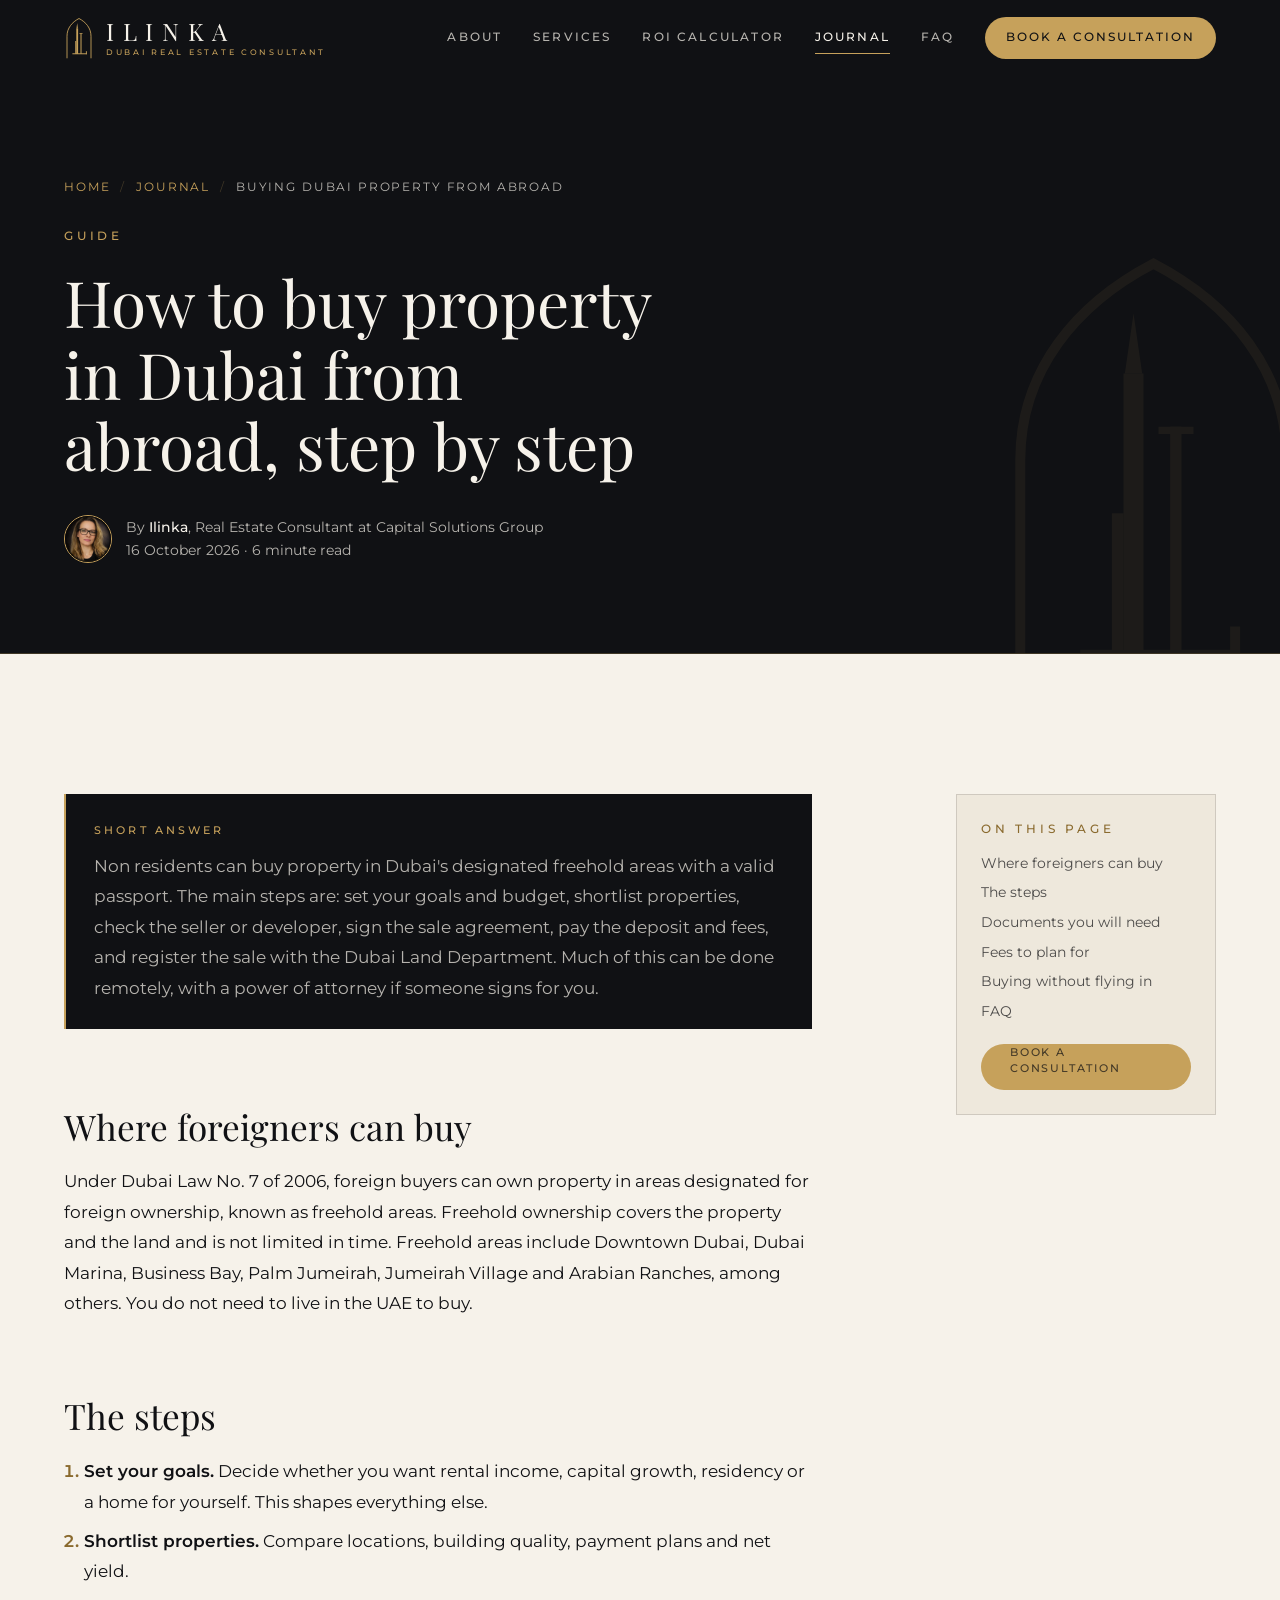
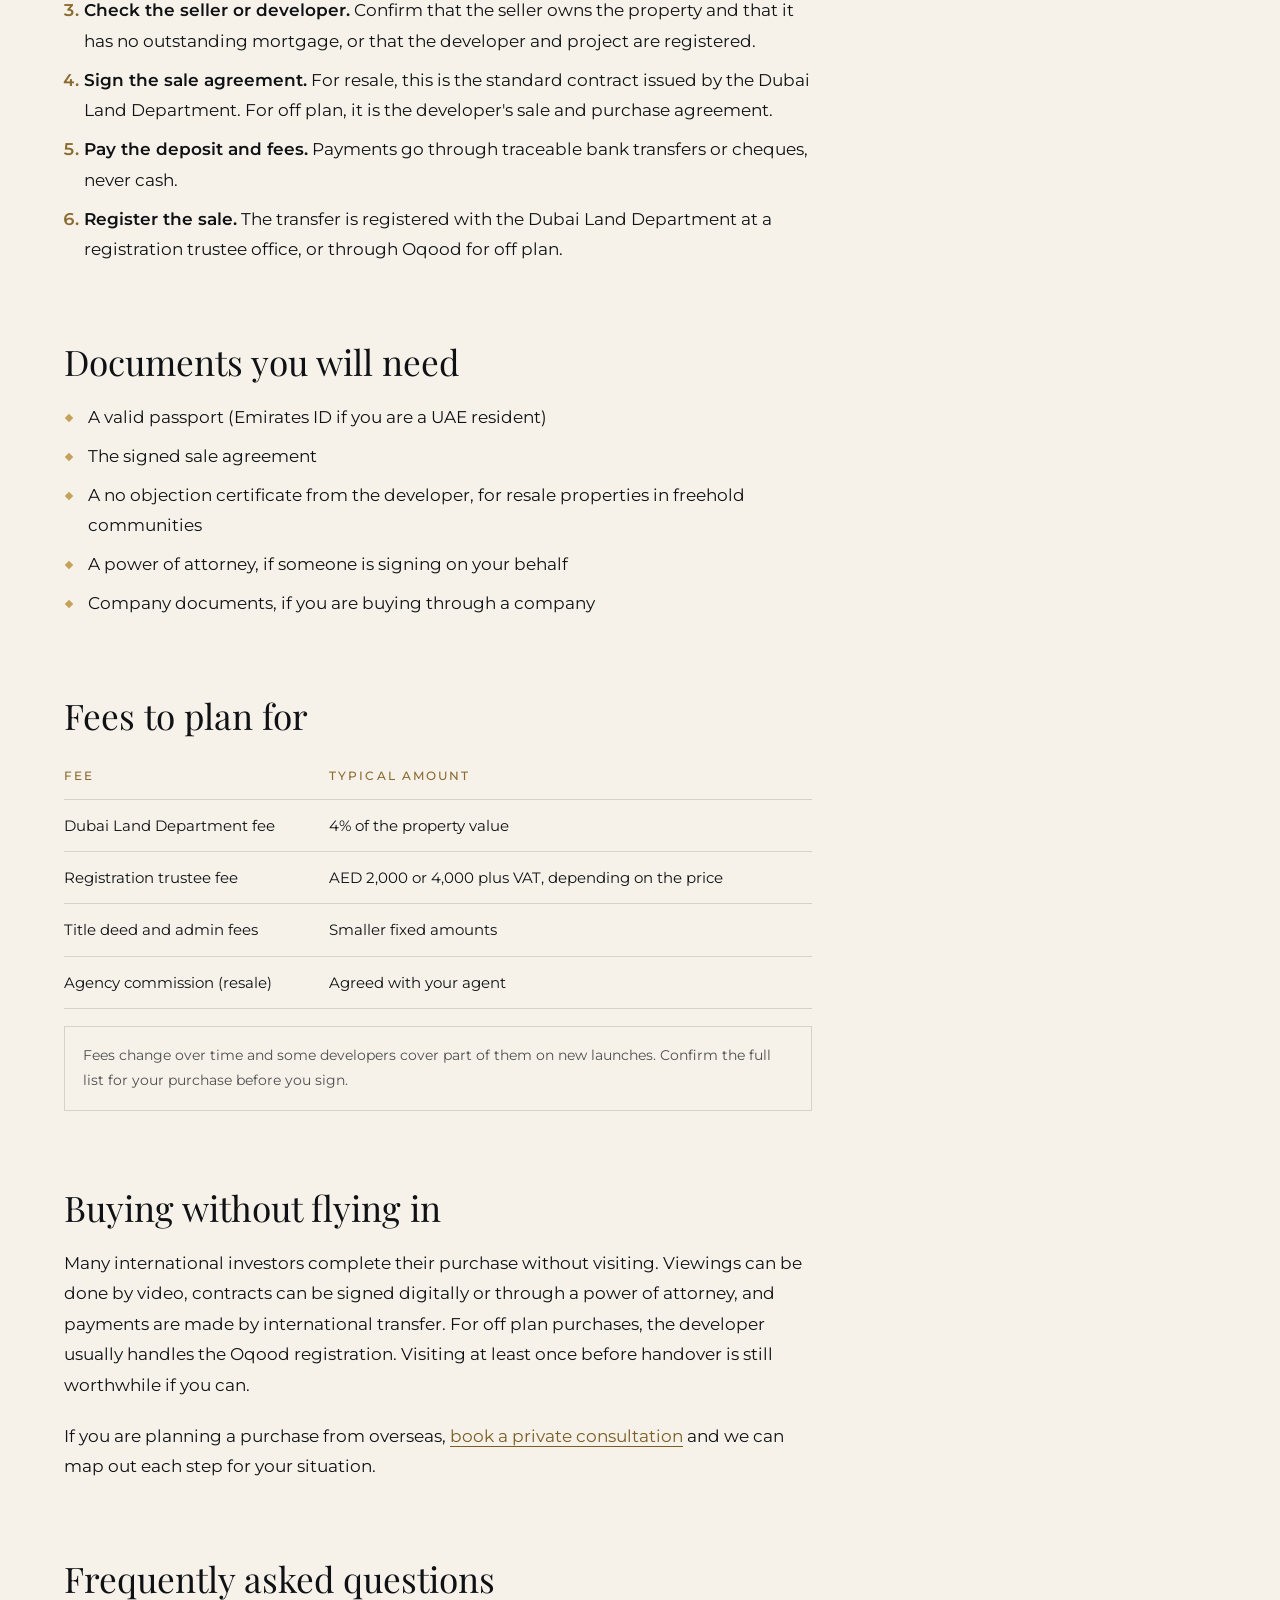
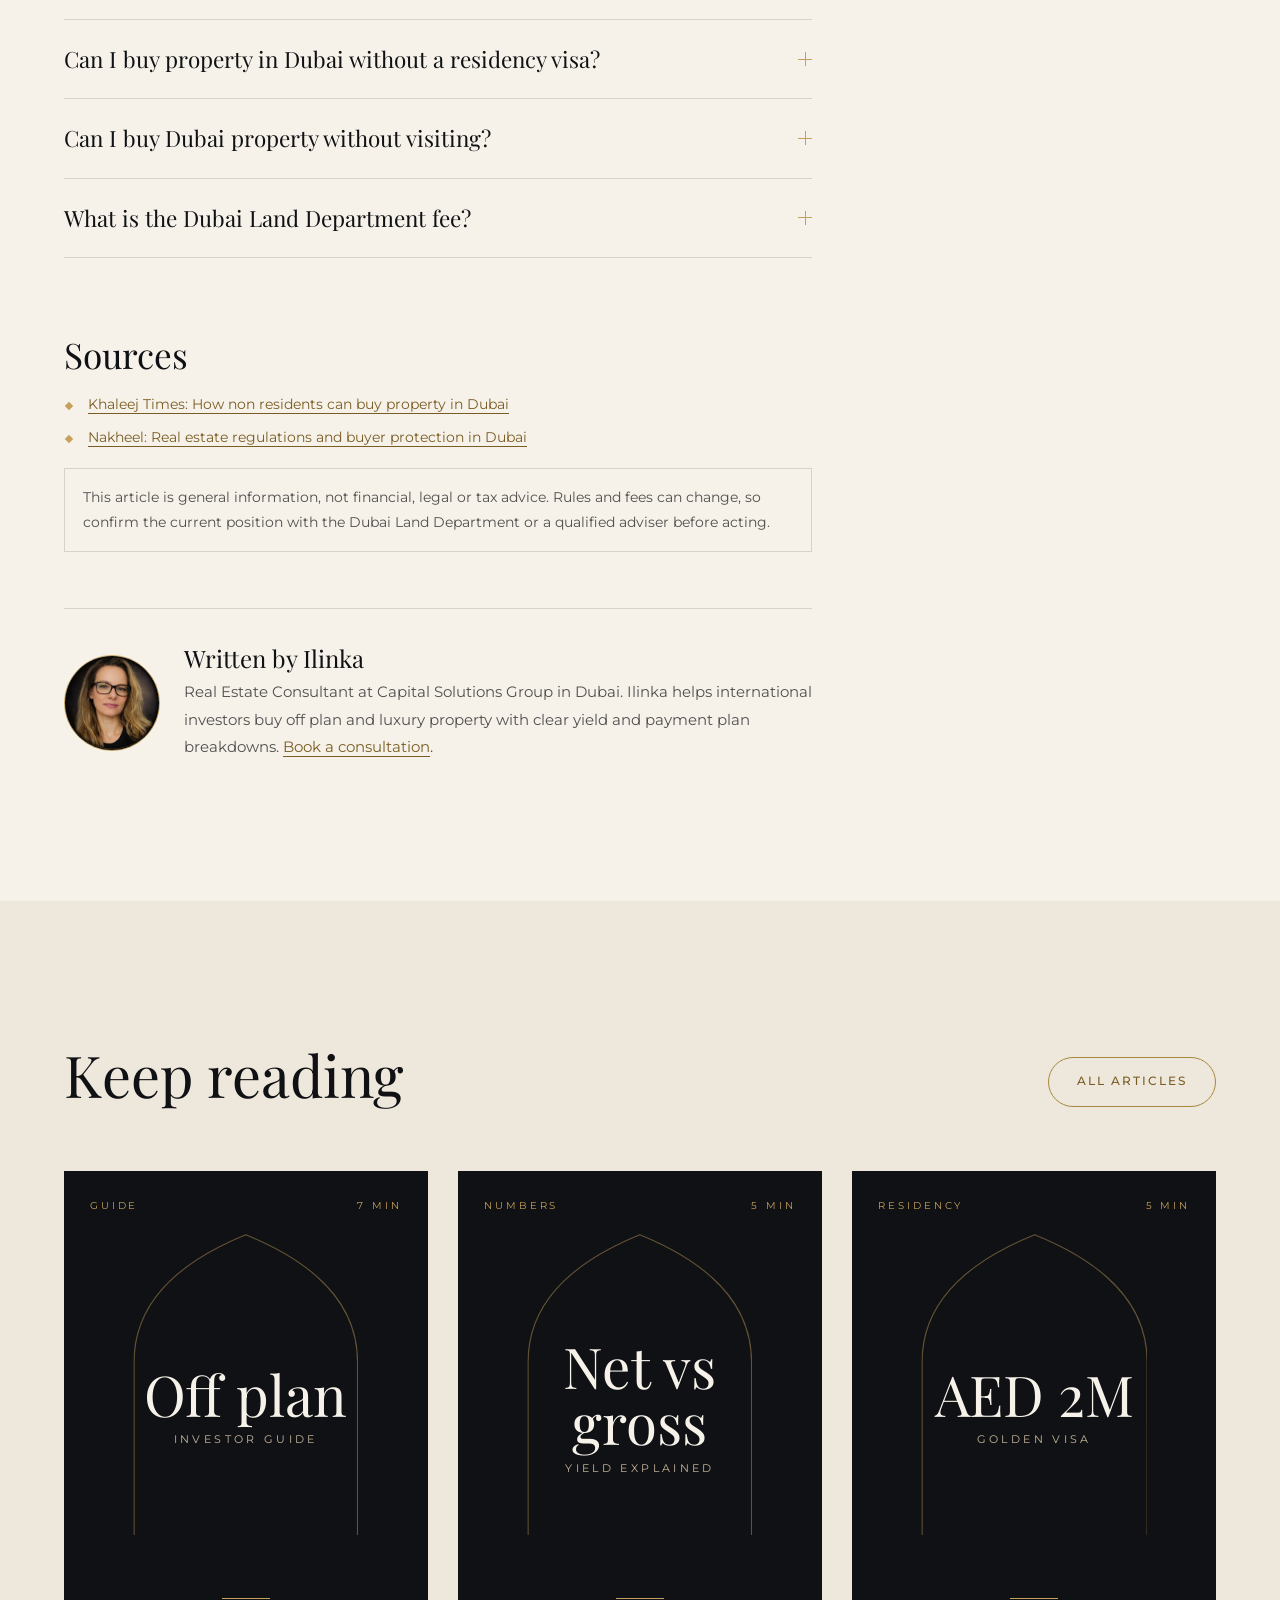
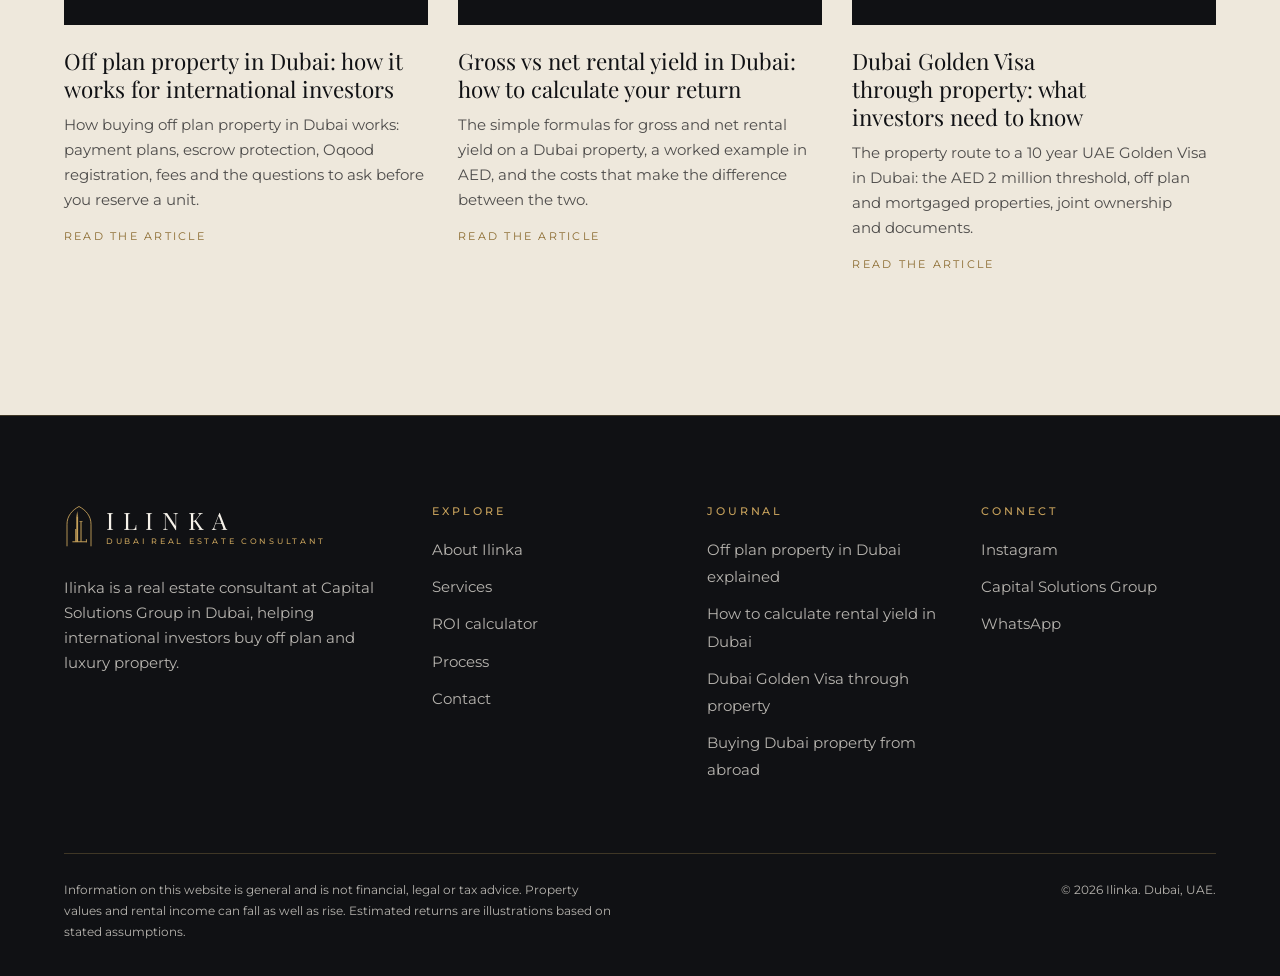
<file: blog/buy-dubai-property-from-abroad.html>
<!DOCTYPE html>
<html lang="en">
<head>
<meta charset="UTF-8">
<meta name="viewport" content="width=device-width, initial-scale=1, viewport-fit=cover">
<title>How to buy property in Dubai from abroad, step by step | Ilinka</title>
<meta name="description" content="A clear step by step guide for overseas buyers: where foreigners can buy, the documents you need, fees, and how to complete a Dubai purchase without living in the UAE.">
<link rel="canonical" href="https://invest-with-ilinka.vercel.app/blog/buy-dubai-property-from-abroad.html">
<meta name="robots" content="index, follow, max-image-preview:large">
<meta name="author" content="Ilinka">
<meta name="theme-color" content="#101114">
<meta property="og:type" content="article">
<meta property="og:site_name" content="Ilinka | Dubai Real Estate Consultant">
<meta property="og:title" content="How to buy property in Dubai from abroad, step by step | Ilinka">
<meta property="og:description" content="A clear step by step guide for overseas buyers: where foreigners can buy, the documents you need, fees, and how to complete a Dubai purchase without living in the UAE.">
<meta property="og:url" content="https://invest-with-ilinka.vercel.app/blog/buy-dubai-property-from-abroad.html">
<meta property="og:image" content="https://invest-with-ilinka.vercel.app/assets/img/og-image.jpg">
<meta property="og:locale" content="en_US">
<meta name="twitter:card" content="summary_large_image">
<meta name="twitter:title" content="How to buy property in Dubai from abroad, step by step | Ilinka">
<meta name="twitter:description" content="A clear step by step guide for overseas buyers: where foreigners can buy, the documents you need, fees, and how to complete a Dubai purchase without living in the UAE.">
<meta name="twitter:image" content="https://invest-with-ilinka.vercel.app/assets/img/og-image.jpg">
<link rel="icon" href="../assets/img/ilinka-mark.svg" type="image/svg+xml">
<link rel="apple-touch-icon" href="../assets/img/ilinka-avatar.webp">
<link rel="manifest" href="../site.webmanifest">
<link rel="alternate" type="text/plain" title="LLM summary" href="../llms.txt">
<link rel="preload" href="../assets/fonts/playfair-display-latin-400-normal.woff2" as="font" type="font/woff2" crossorigin>
<link rel="preload" href="../assets/fonts/montserrat-latin-500-normal.woff2" as="font" type="font/woff2" crossorigin>

<link rel="stylesheet" href="../assets/css/styles.css">
<script type="application/ld+json">{"@context": "https://schema.org", "@graph": [{"@type": "BlogPosting", "@id": "https://invest-with-ilinka.vercel.app/blog/buy-dubai-property-from-abroad.html#article", "headline": "How to buy property in Dubai from abroad, step by step", "description": "A clear step by step guide for overseas buyers: where foreigners can buy, the documents you need, fees, and how to complete a Dubai purchase without living in the UAE.", "url": "https://invest-with-ilinka.vercel.app/blog/buy-dubai-property-from-abroad.html", "mainEntityOfPage": "https://invest-with-ilinka.vercel.app/blog/buy-dubai-property-from-abroad.html", "datePublished": "2026-10-16", "dateModified": "2026-10-16", "inLanguage": "en", "wordCount": 407, "image": "https://invest-with-ilinka.vercel.app/assets/img/og-image.jpg", "author": {"@type": "Person", "@id": "https://invest-with-ilinka.vercel.app/#ilinka", "name": "Ilinka", "url": "https://invest-with-ilinka.vercel.app/#about", "jobTitle": "Real Estate Consultant"}, "publisher": {"@type": "Person", "@id": "https://invest-with-ilinka.vercel.app/#ilinka", "name": "Ilinka"}, "isPartOf": {"@id": "https://invest-with-ilinka.vercel.app/blog/#blog"}, "about": ["Dubai real estate"], "citation": ["https://www.khaleejtimes.com/business/realty/how-non-uae-residents-can-buy-property-in-dubai-heres-what-you-need-to-know", "https://www.nakheel.com/en/media-centre/blogs/detail/real-estate-regulations-and-buyer-protection-in-dubai"]}, {"@type": "BreadcrumbList", "itemListElement": [{"@type": "ListItem", "position": 1, "name": "Home", "item": "https://invest-with-ilinka.vercel.app/"}, {"@type": "ListItem", "position": 2, "name": "Journal", "item": "https://invest-with-ilinka.vercel.app/blog/"}, {"@type": "ListItem", "position": 3, "name": "Buying Dubai property from abroad", "item": "https://invest-with-ilinka.vercel.app/blog/buy-dubai-property-from-abroad.html"}]}, {"@type": "FAQPage", "mainEntity": [{"@type": "Question", "name": "Can I buy property in Dubai without a residency visa?", "acceptedAnswer": {"@type": "Answer", "text": "Yes. Non residents can buy in Dubai's freehold areas using a valid passport. Residency is not required to own property."}}, {"@type": "Question", "name": "Can I buy Dubai property without visiting?", "acceptedAnswer": {"@type": "Answer", "text": "Yes. Viewings can be done by video, documents signed digitally or through a power of attorney, and payments made by international bank transfer."}}, {"@type": "Question", "name": "What is the Dubai Land Department fee?", "acceptedAnswer": {"@type": "Answer", "text": "The DLD fee is 4% of the property value, plus smaller administration and registration trustee fees."}}]}]}</script>
</head>
<body>

<a class="skip" href="#main">Skip to content</a>
<header class="header">
  <div class="header-inner">
    <a class="brand" href="../index.html" aria-label="Ilinka, Dubai Real Estate Consultant, home">
      <span class="brand-mark"><svg viewBox="0 0 100 140" fill="currentColor" aria-hidden="true"><path d="M10 136V64C10 37 27 17 50 5C73 17 90 37 90 64V136" fill="none" stroke="currentColor" stroke-width="3" stroke-linecap="square"/><path d="M44 20L46.6 38H41.4Z"/><rect x="41" y="38" width="6" height="85"/><rect x="37.5" y="80" width="3.5" height="43"/><rect x="55" y="54" width="3.4" height="69"/><rect x="51.5" y="54" width="10.5" height="2.2"/><rect x="28" y="121" width="48" height="3.2"/><rect x="73" y="114" width="3" height="10.2"/></svg></span>
      <span class="brand-text"><span class="brand-name">ILINKA</span><span class="brand-sub">DUBAI REAL ESTATE CONSULTANT</span></span>
    </a>
    <nav class="nav-links" aria-label="Main"><a href="../index.html#about">About</a><a href="../index.html#services">Services</a><a href="../index.html#yield">ROI calculator</a><a href="../blog/index.html" aria-current="page">Journal</a><a href="../index.html#faq">FAQ</a><a class="btn btn-gold" href="../index.html#contact">Book a consultation</a></nav>
    <button class="burger" type="button" aria-expanded="false" aria-controls="drawer" aria-label="Open menu"><span></span><span></span><span></span></button>
  </div>
</header>
<div class="drawer" id="drawer" aria-label="Menu">
  <nav class="drawer-links" aria-label="Mobile"><a href="../index.html#about">About<small>Meet Ilinka</small></a><a href="../index.html#services">Services<small>What I offer</small></a><a href="../index.html#yield">ROI calculator<small>Estimate a yield</small></a><a href="../blog/index.html" aria-current="page">Journal<small>Insights</small></a><a href="../index.html#faq">FAQ<small>Answers</small></a><a href="../index.html#contact">Contact<small>Book a call</small></a></nav>
  <div class="drawer-foot">
    <a class="btn btn-gold" href="../index.html#contact">Book a private consultation</a>
    <div class="drawer-social"><a href="https://www.instagram.com/invest.with.ilinka/" target="_blank" rel="noopener">Instagram</a><a href="../index.html#contact" data-wa>WhatsApp</a><span>Dubai, UAE</span></div>
  </div>
</div>
<div class="actionbar" aria-label="Quick actions">
  <a class="btn btn-gold" href="../index.html#contact">Book a consultation</a>
  <a class="btn btn-ghost wa" href="../index.html#contact" data-wa aria-label="Message on WhatsApp"><svg viewBox="0 0 24 24" fill="currentColor" aria-hidden="true"><path d="M12 2a10 10 0 0 0-8.6 15.1L2 22l5-1.3A10 10 0 1 0 12 2Zm0 18.2a8.2 8.2 0 0 1-4.2-1.2l-.3-.2-3 .8.8-2.9-.2-.3A8.2 8.2 0 1 1 12 20.2Zm4.5-6.1c-.2-.1-1.5-.7-1.7-.8s-.4-.1-.6.1-.7.8-.8 1-.3.2-.5.1a6.7 6.7 0 0 1-3.3-2.9c-.2-.4.2-.4.7-1.3a.5.5 0 0 0 0-.4l-.8-1.8c-.2-.5-.4-.4-.6-.4h-.5a1 1 0 0 0-.7.3 3 3 0 0 0-.9 2.2 5.2 5.2 0 0 0 1.1 2.7 11.8 11.8 0 0 0 4.5 4c1.7.7 2.3.8 3.2.6a2.7 2.7 0 0 0 1.8-1.2 2.2 2.2 0 0 0 .2-1.3c-.1-.1-.3-.2-.6-.3Z"/></svg></a>
</div>
<div class="cursor is-hidden" aria-hidden="true">
  <svg class="cursor-arch" viewBox="0 0 300 400" preserveAspectRatio="none"><path d="M6 398V172C6 95 63 42 150 6C237 42 294 95 294 172V398Z"/></svg>
  <span class="cursor-dot"></span><span class="cursor-label"></span>
</div>
<main id="main">
  <article>
    <header class="page-hero article-hero">
      <div class="wrap">
        <ol class="crumbs" aria-label="Breadcrumb"><li><a href="../index.html">Home</a></li><li><a href="index.html">Journal</a></li><li aria-current="page">Buying Dubai property from abroad</li></ol>
        <span class="label">Guide</span>
        <h1>How to buy property in Dubai from abroad, step by step</h1>
        <div class="byline"><img src="../assets/img/ilinka-avatar.webp" alt="" width="48" height="48"><span>By <b>Ilinka</b>, Real Estate Consultant at Capital Solutions Group<br><time datetime="2026-10-16">16 October 2026</time> · 6 minute read</span></div>
      </div>
    </header>
    <section class="sec light">
      <div class="wrap article">
        <div class="prose">
          <div class="answer"><strong>Short answer</strong><p>Non residents can buy property in Dubai's designated freehold areas with a valid passport. The main steps are: set your goals and budget, shortlist properties, check the seller or developer, sign the sale agreement, pay the deposit and fees, and register the sale with the Dubai Land Department. Much of this can be done remotely, with a power of attorney if someone signs for you.</p></div>
          
<h2 id="s1">Where foreigners can buy</h2>
<p>Under Dubai Law No. 7 of 2006, foreign buyers can own property in areas designated for foreign ownership, known as freehold areas. Freehold ownership covers the property and the land and is not limited in time. Freehold areas include Downtown Dubai, Dubai Marina, Business Bay, Palm Jumeirah, Jumeirah Village and Arabian Ranches, among others. You do not need to live in the UAE to buy.</p>

<h2 id="s2">The steps</h2>
<ol>
<li><strong>Set your goals.</strong> Decide whether you want rental income, capital growth, residency or a home for yourself. This shapes everything else.</li>
<li><strong>Shortlist properties.</strong> Compare locations, building quality, payment plans and net yield.</li>
<li><strong>Check the seller or developer.</strong> Confirm that the seller owns the property and that it has no outstanding mortgage, or that the developer and project are registered.</li>
<li><strong>Sign the sale agreement.</strong> For resale, this is the standard contract issued by the Dubai Land Department. For off plan, it is the developer's sale and purchase agreement.</li>
<li><strong>Pay the deposit and fees.</strong> Payments go through traceable bank transfers or cheques, never cash.</li>
<li><strong>Register the sale.</strong> The transfer is registered with the Dubai Land Department at a registration trustee office, or through Oqood for off plan.</li>
</ol>

<h2 id="s3">Documents you will need</h2>
<ul>
<li>A valid passport (Emirates ID if you are a UAE resident)</li>
<li>The signed sale agreement</li>
<li>A no objection certificate from the developer, for resale properties in freehold communities</li>
<li>A power of attorney, if someone is signing on your behalf</li>
<li>Company documents, if you are buying through a company</li>
</ul>

<h2 id="s4">Fees to plan for</h2>
<table>
<thead><tr><th>Fee</th><th>Typical amount</th></tr></thead>
<tbody>
<tr><td>Dubai Land Department fee</td><td>4% of the property value</td></tr>
<tr><td>Registration trustee fee</td><td>AED 2,000 or 4,000 plus VAT, depending on the price</td></tr>
<tr><td>Title deed and admin fees</td><td>Smaller fixed amounts</td></tr>
<tr><td>Agency commission (resale)</td><td>Agreed with your agent</td></tr>
</tbody>
</table>
<p class="note">Fees change over time and some developers cover part of them on new launches. Confirm the full list for your purchase before you sign.</p>

<h2 id="s5">Buying without flying in</h2>
<p>Many international investors complete their purchase without visiting. Viewings can be done by video, contracts can be signed digitally or through a power of attorney, and payments are made by international transfer. For off plan purchases, the developer usually handles the Oqood registration. Visiting at least once before handover is still worthwhile if you can.</p>
<p>If you are planning a purchase from overseas, <a href="../index.html#contact">book a private consultation</a> and we can map out each step for your situation.</p>

          <h2 id="faq">Frequently asked questions</h2>
          <div class="faq-list"><details><summary>Can I buy property in Dubai without a residency visa?</summary><p>Yes. Non residents can buy in Dubai's freehold areas using a valid passport. Residency is not required to own property.</p></details><details><summary>Can I buy Dubai property without visiting?</summary><p>Yes. Viewings can be done by video, documents signed digitally or through a power of attorney, and payments made by international bank transfer.</p></details><details><summary>What is the Dubai Land Department fee?</summary><p>The DLD fee is 4% of the property value, plus smaller administration and registration trustee fees.</p></details></div>
          <h2 id="sources">Sources</h2>
          <ul class="sources"><li><a href="https://www.khaleejtimes.com/business/realty/how-non-uae-residents-can-buy-property-in-dubai-heres-what-you-need-to-know" target="_blank" rel="noopener">Khaleej Times: How non residents can buy property in Dubai</a></li><li><a href="https://www.nakheel.com/en/media-centre/blogs/detail/real-estate-regulations-and-buyer-protection-in-dubai" target="_blank" rel="noopener">Nakheel: Real estate regulations and buyer protection in Dubai</a></li></ul>
          <p class="note">This article is general information, not financial, legal or tax advice. Rules and fees can change, so confirm the current position with the Dubai Land Department or a qualified adviser before acting.</p>
          <div class="author">
            <img src="../assets/img/ilinka-avatar.webp" alt="Ilinka" width="96" height="96">
            <div><h2>Written by Ilinka</h2><p>Real Estate Consultant at Capital Solutions Group in Dubai. Ilinka helps international investors buy off plan and luxury property with clear yield and payment plan breakdowns. <a href="../index.html#contact">Book a consultation</a>.</p></div>
          </div>
        </div>
        <aside class="toc" aria-label="On this page">
          <span class="label">On this page</span>
          <ol><li><a href="#s1">Where foreigners can buy</a></li><li><a href="#s2">The steps</a></li><li><a href="#s3">Documents you will need</a></li><li><a href="#s4">Fees to plan for</a></li><li><a href="#s5">Buying without flying in</a></li><li><a href="#faq">FAQ</a></li></ol>
          <a class="btn btn-gold" href="../index.html#contact">Book a consultation</a>
        </aside>
      </div>
    </section>
  </article>
  <section class="sec light-2 related" aria-labelledby="more-title">
    <div class="wrap"><div class="journal-head"><h2 class="h2" id="more-title">Keep reading</h2><a class="btn btn-ghost" href="index.html">All articles</a></div><div class="cards"><a class="card" href="../blog/off-plan-property-dubai-guide.html" data-cursor="Read">
  <div class="cover"><div class="cover-top"><span>Guide</span><span>7 min</span></div>
  <p class="cover-big" aria-hidden="true">Off plan<small>Investor guide</small></p><span class="cover-foot"></span></div>
  <div class="card-body"><h3>Off plan property in Dubai: how it works for international investors</h3><p>How buying off plan property in Dubai works: payment plans, escrow protection, Oqood registration, fees and the questions to ask before you reserve a unit.</p><span class="card-meta">Read the article</span></div>
</a><a class="card" href="../blog/dubai-rental-yield-calculation.html" data-cursor="Read">
  <div class="cover"><div class="cover-top"><span>Numbers</span><span>5 min</span></div>
  <p class="cover-big" aria-hidden="true">Net vs<br>gross<small>Yield explained</small></p><span class="cover-foot"></span></div>
  <div class="card-body"><h3>Gross vs net rental yield in Dubai: how to calculate your return</h3><p>The simple formulas for gross and net rental yield on a Dubai property, a worked example in AED, and the costs that make the difference between the two.</p><span class="card-meta">Read the article</span></div>
</a><a class="card" href="../blog/dubai-golden-visa-property.html" data-cursor="Read">
  <div class="cover"><div class="cover-top"><span>Residency</span><span>5 min</span></div>
  <p class="cover-big" aria-hidden="true">AED 2M<small>Golden Visa</small></p><span class="cover-foot"></span></div>
  <div class="card-body"><h3>Dubai Golden Visa through property: what investors need to know</h3><p>The property route to a 10 year UAE Golden Visa in Dubai: the AED 2 million threshold, off plan and mortgaged properties, joint ownership and documents.</p><span class="card-meta">Read the article</span></div>
</a></div></div>
  </section>
</main>

<footer class="footer">
  <div class="wrap">
    <div class="footer-top">
      <div>
        <a class="brand" href="../index.html" aria-label="Ilinka, home"><span class="brand-mark"><svg viewBox="0 0 100 140" fill="currentColor" aria-hidden="true"><path d="M10 136V64C10 37 27 17 50 5C73 17 90 37 90 64V136" fill="none" stroke="currentColor" stroke-width="3" stroke-linecap="square"/><path d="M44 20L46.6 38H41.4Z"/><rect x="41" y="38" width="6" height="85"/><rect x="37.5" y="80" width="3.5" height="43"/><rect x="55" y="54" width="3.4" height="69"/><rect x="51.5" y="54" width="10.5" height="2.2"/><rect x="28" y="121" width="48" height="3.2"/><rect x="73" y="114" width="3" height="10.2"/></svg></span><span class="brand-text"><span class="brand-name">ILINKA</span><span class="brand-sub">DUBAI REAL ESTATE CONSULTANT</span></span></a>
        <p class="footer-about">Ilinka is a real estate consultant at Capital Solutions Group in Dubai, helping international investors buy off plan and luxury property.</p>
      </div>
      <div><h3>Explore</h3><ul><li><a href="../index.html#about">About Ilinka</a></li><li><a href="../index.html#services">Services</a></li><li><a href="../index.html#yield">ROI calculator</a></li><li><a href="../index.html#process">Process</a></li><li><a href="../index.html#contact">Contact</a></li></ul></div>
      <div><h3>Journal</h3><ul><li><a href="../blog/off-plan-property-dubai-guide.html">Off plan property in Dubai explained</a></li><li><a href="../blog/dubai-rental-yield-calculation.html">How to calculate rental yield in Dubai</a></li><li><a href="../blog/dubai-golden-visa-property.html">Dubai Golden Visa through property</a></li><li><a href="../blog/buy-dubai-property-from-abroad.html">Buying Dubai property from abroad</a></li></ul></div>
      <div><h3>Connect</h3><ul><li><a href="https://www.instagram.com/invest.with.ilinka/" target="_blank" rel="noopener">Instagram</a></li><li><a href="https://www.instagram.com/capital.solutions.group/" target="_blank" rel="noopener">Capital Solutions Group</a></li><li><a href="../index.html#contact" data-wa>WhatsApp</a></li></ul></div>
    </div>
    <div class="footer-base">
      <p>Information on this website is general and is not financial, legal or tax advice. Property values and rental income can fall as well as rise. Estimated returns are illustrations based on stated assumptions.</p>
      <p>© <span id="year">2026</span> Ilinka. Dubai, UAE.</p>
    </div>
  </div>
</footer>
<script src="../assets/js/main.js" defer></script>
</body>
</html>
</file>
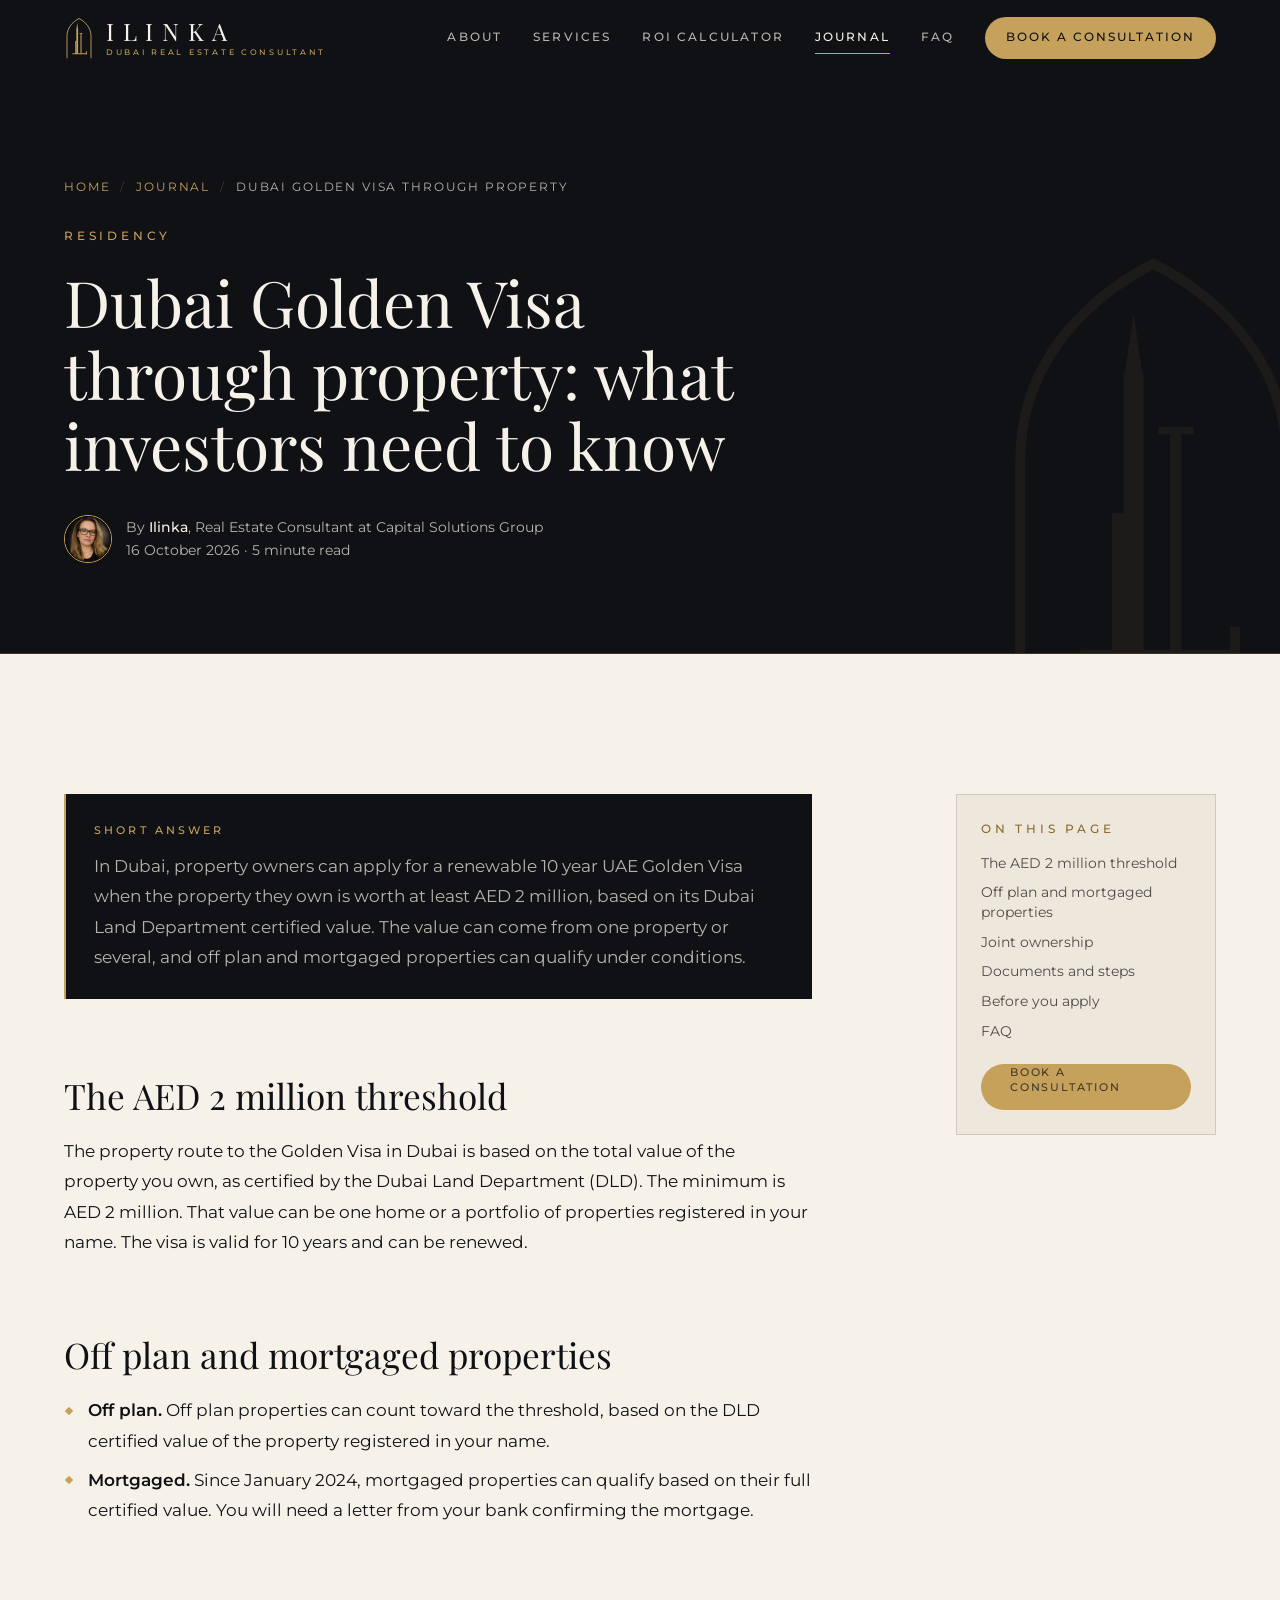
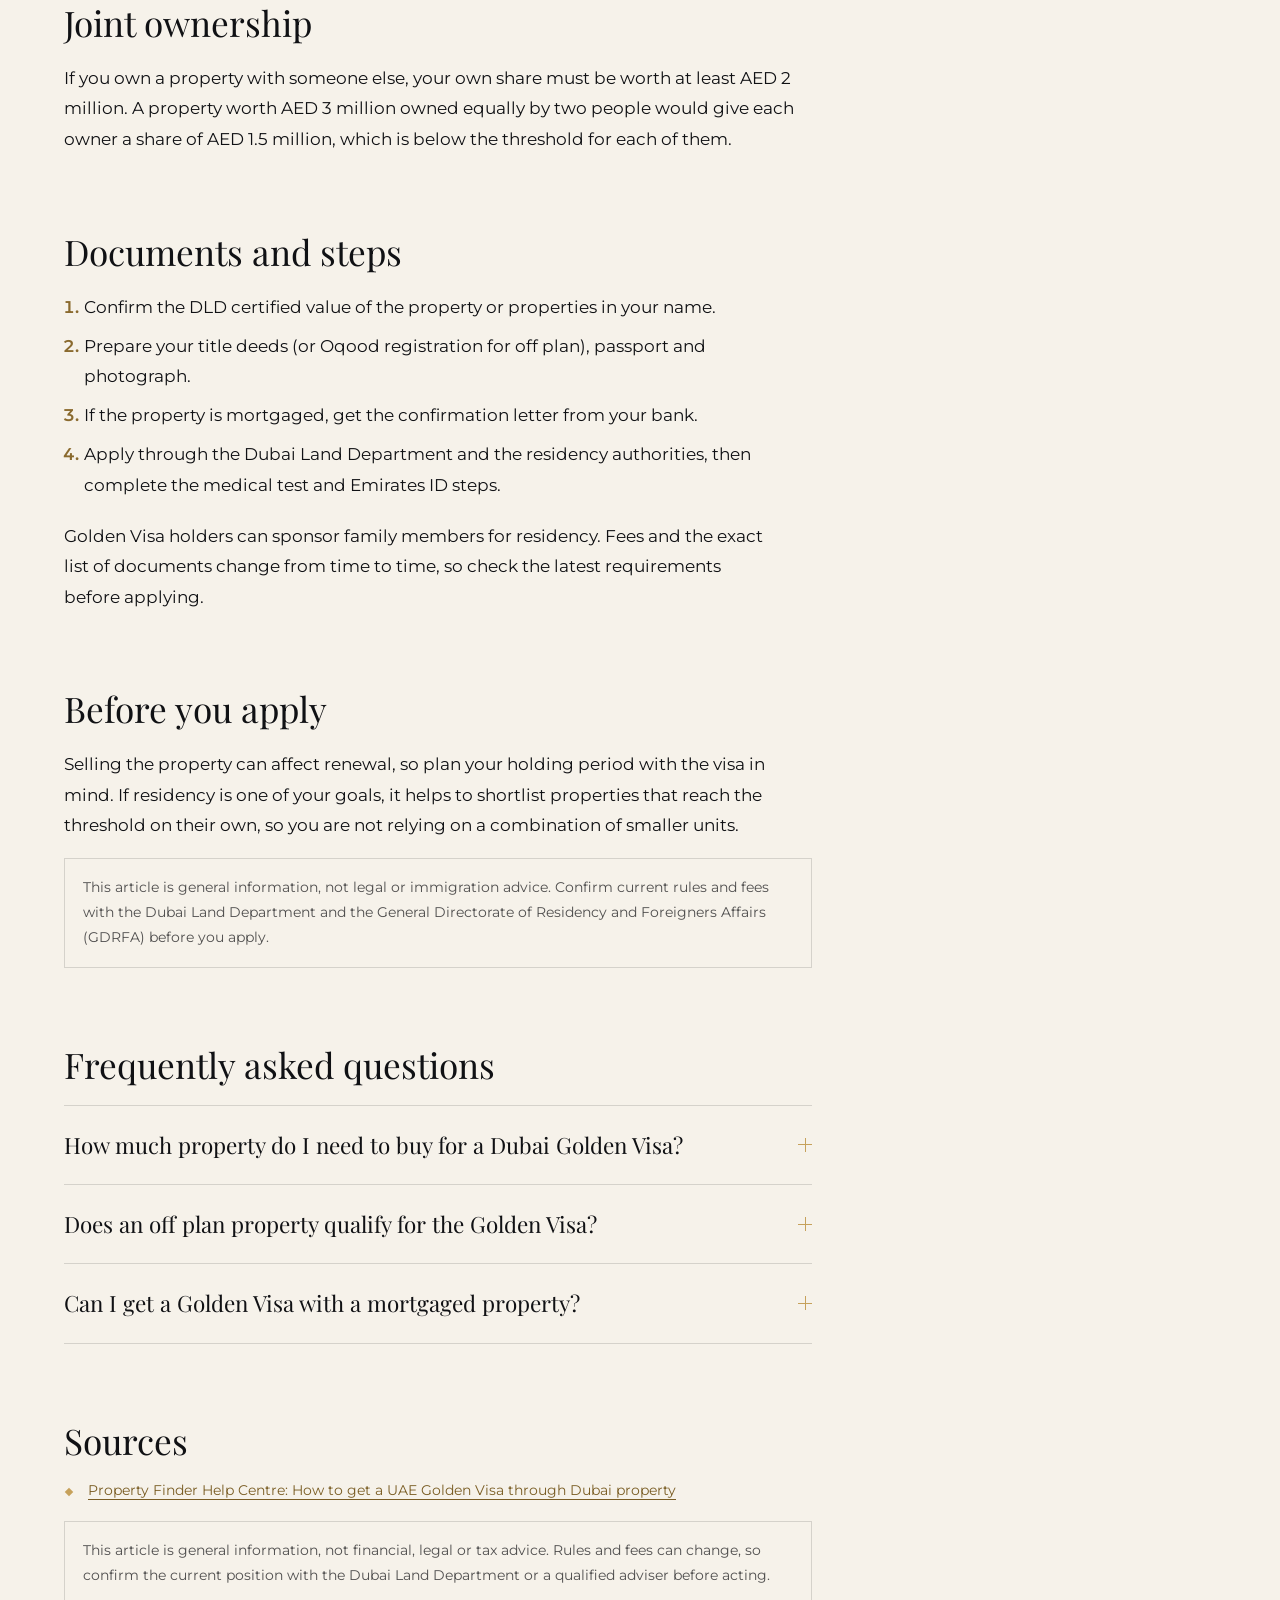
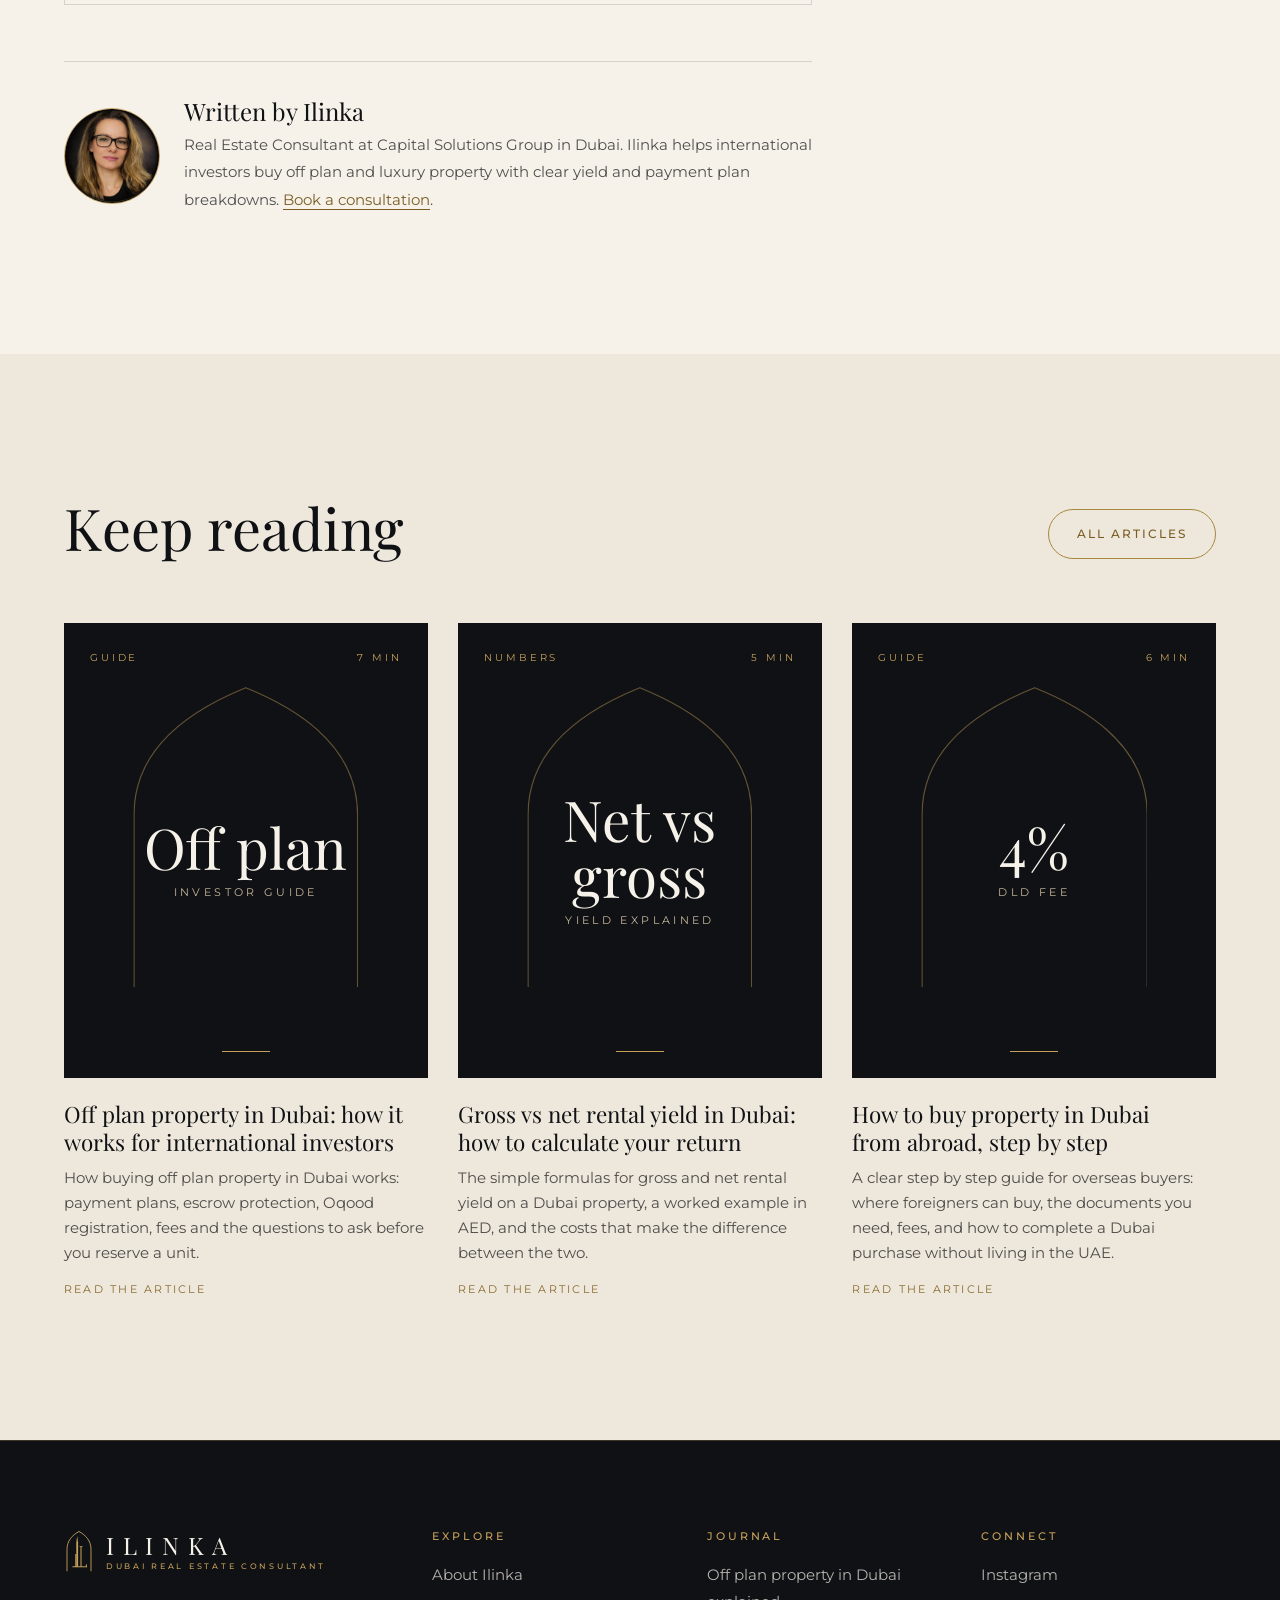
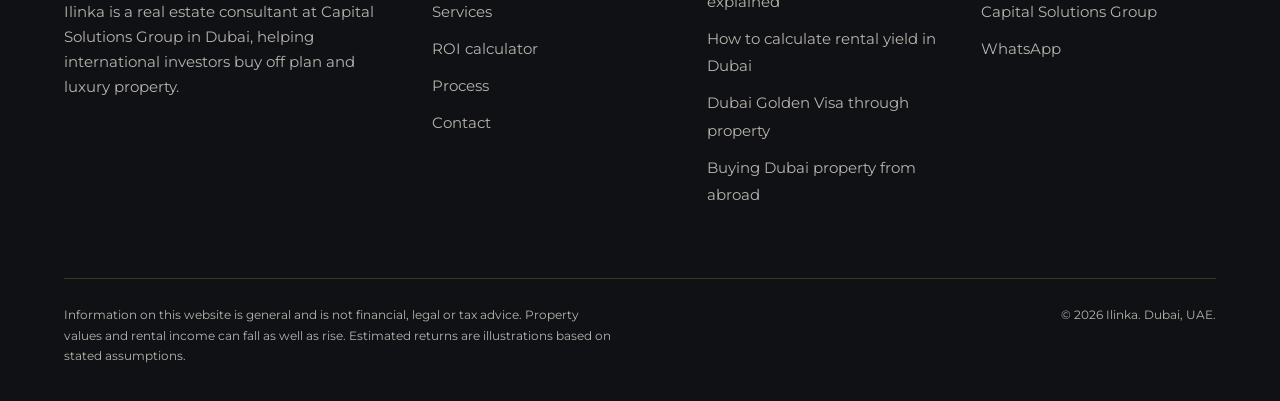
<file: blog/dubai-golden-visa-property.html>
<!DOCTYPE html>
<html lang="en">
<head>
<meta charset="UTF-8">
<meta name="viewport" content="width=device-width, initial-scale=1, viewport-fit=cover">
<title>Dubai Golden Visa through property: what investors need to know | Ilinka</title>
<meta name="description" content="The property route to a 10 year UAE Golden Visa in Dubai: the AED 2 million threshold, off plan and mortgaged properties, joint ownership and documents.">
<link rel="canonical" href="https://invest-with-ilinka.vercel.app/blog/dubai-golden-visa-property.html">
<meta name="robots" content="index, follow, max-image-preview:large">
<meta name="author" content="Ilinka">
<meta name="theme-color" content="#101114">
<meta property="og:type" content="article">
<meta property="og:site_name" content="Ilinka | Dubai Real Estate Consultant">
<meta property="og:title" content="Dubai Golden Visa through property: what investors need to know | Ilinka">
<meta property="og:description" content="The property route to a 10 year UAE Golden Visa in Dubai: the AED 2 million threshold, off plan and mortgaged properties, joint ownership and documents.">
<meta property="og:url" content="https://invest-with-ilinka.vercel.app/blog/dubai-golden-visa-property.html">
<meta property="og:image" content="https://invest-with-ilinka.vercel.app/assets/img/og-image.jpg">
<meta property="og:locale" content="en_US">
<meta name="twitter:card" content="summary_large_image">
<meta name="twitter:title" content="Dubai Golden Visa through property: what investors need to know | Ilinka">
<meta name="twitter:description" content="The property route to a 10 year UAE Golden Visa in Dubai: the AED 2 million threshold, off plan and mortgaged properties, joint ownership and documents.">
<meta name="twitter:image" content="https://invest-with-ilinka.vercel.app/assets/img/og-image.jpg">
<link rel="icon" href="../assets/img/ilinka-mark.svg" type="image/svg+xml">
<link rel="apple-touch-icon" href="../assets/img/ilinka-avatar.webp">
<link rel="manifest" href="../site.webmanifest">
<link rel="alternate" type="text/plain" title="LLM summary" href="../llms.txt">
<link rel="preload" href="../assets/fonts/playfair-display-latin-400-normal.woff2" as="font" type="font/woff2" crossorigin>
<link rel="preload" href="../assets/fonts/montserrat-latin-500-normal.woff2" as="font" type="font/woff2" crossorigin>

<link rel="stylesheet" href="../assets/css/styles.css">
<script type="application/ld+json">{"@context": "https://schema.org", "@graph": [{"@type": "BlogPosting", "@id": "https://invest-with-ilinka.vercel.app/blog/dubai-golden-visa-property.html#article", "headline": "Dubai Golden Visa through property: what investors need to know", "description": "The property route to a 10 year UAE Golden Visa in Dubai: the AED 2 million threshold, off plan and mortgaged properties, joint ownership and documents.", "url": "https://invest-with-ilinka.vercel.app/blog/dubai-golden-visa-property.html", "mainEntityOfPage": "https://invest-with-ilinka.vercel.app/blog/dubai-golden-visa-property.html", "datePublished": "2026-10-16", "dateModified": "2026-10-16", "inLanguage": "en", "wordCount": 349, "image": "https://invest-with-ilinka.vercel.app/assets/img/og-image.jpg", "author": {"@type": "Person", "@id": "https://invest-with-ilinka.vercel.app/#ilinka", "name": "Ilinka", "url": "https://invest-with-ilinka.vercel.app/#about", "jobTitle": "Real Estate Consultant"}, "publisher": {"@type": "Person", "@id": "https://invest-with-ilinka.vercel.app/#ilinka", "name": "Ilinka"}, "isPartOf": {"@id": "https://invest-with-ilinka.vercel.app/blog/#blog"}, "about": ["Dubai real estate"], "citation": ["https://help.propertyfinder.ae/hc/en-us/articles/37816365548946-How-to-get-a-UAE-Golden-Visa-through-Dubai-property"]}, {"@type": "BreadcrumbList", "itemListElement": [{"@type": "ListItem", "position": 1, "name": "Home", "item": "https://invest-with-ilinka.vercel.app/"}, {"@type": "ListItem", "position": 2, "name": "Journal", "item": "https://invest-with-ilinka.vercel.app/blog/"}, {"@type": "ListItem", "position": 3, "name": "Dubai Golden Visa through property", "item": "https://invest-with-ilinka.vercel.app/blog/dubai-golden-visa-property.html"}]}, {"@type": "FAQPage", "mainEntity": [{"@type": "Question", "name": "How much property do I need to buy for a Dubai Golden Visa?", "acceptedAnswer": {"@type": "Answer", "text": "Property with a Dubai Land Department certified value of at least AED 2 million, owned in one property or across several."}}, {"@type": "Question", "name": "Does an off plan property qualify for the Golden Visa?", "acceptedAnswer": {"@type": "Answer", "text": "Yes, off plan property can qualify based on the DLD certified value of the property registered in your name."}}, {"@type": "Question", "name": "Can I get a Golden Visa with a mortgaged property?", "acceptedAnswer": {"@type": "Answer", "text": "Yes. Since January 2024 mortgaged property can qualify based on its full certified value, with a letter from your bank."}}]}]}</script>
</head>
<body>

<a class="skip" href="#main">Skip to content</a>
<header class="header">
  <div class="header-inner">
    <a class="brand" href="../index.html" aria-label="Ilinka, Dubai Real Estate Consultant, home">
      <span class="brand-mark"><svg viewBox="0 0 100 140" fill="currentColor" aria-hidden="true"><path d="M10 136V64C10 37 27 17 50 5C73 17 90 37 90 64V136" fill="none" stroke="currentColor" stroke-width="3" stroke-linecap="square"/><path d="M44 20L46.6 38H41.4Z"/><rect x="41" y="38" width="6" height="85"/><rect x="37.5" y="80" width="3.5" height="43"/><rect x="55" y="54" width="3.4" height="69"/><rect x="51.5" y="54" width="10.5" height="2.2"/><rect x="28" y="121" width="48" height="3.2"/><rect x="73" y="114" width="3" height="10.2"/></svg></span>
      <span class="brand-text"><span class="brand-name">ILINKA</span><span class="brand-sub">DUBAI REAL ESTATE CONSULTANT</span></span>
    </a>
    <nav class="nav-links" aria-label="Main"><a href="../index.html#about">About</a><a href="../index.html#services">Services</a><a href="../index.html#yield">ROI calculator</a><a href="../blog/index.html" aria-current="page">Journal</a><a href="../index.html#faq">FAQ</a><a class="btn btn-gold" href="../index.html#contact">Book a consultation</a></nav>
    <button class="burger" type="button" aria-expanded="false" aria-controls="drawer" aria-label="Open menu"><span></span><span></span><span></span></button>
  </div>
</header>
<div class="drawer" id="drawer" aria-label="Menu">
  <nav class="drawer-links" aria-label="Mobile"><a href="../index.html#about">About<small>Meet Ilinka</small></a><a href="../index.html#services">Services<small>What I offer</small></a><a href="../index.html#yield">ROI calculator<small>Estimate a yield</small></a><a href="../blog/index.html" aria-current="page">Journal<small>Insights</small></a><a href="../index.html#faq">FAQ<small>Answers</small></a><a href="../index.html#contact">Contact<small>Book a call</small></a></nav>
  <div class="drawer-foot">
    <a class="btn btn-gold" href="../index.html#contact">Book a private consultation</a>
    <div class="drawer-social"><a href="https://www.instagram.com/invest.with.ilinka/" target="_blank" rel="noopener">Instagram</a><a href="../index.html#contact" data-wa>WhatsApp</a><span>Dubai, UAE</span></div>
  </div>
</div>
<div class="actionbar" aria-label="Quick actions">
  <a class="btn btn-gold" href="../index.html#contact">Book a consultation</a>
  <a class="btn btn-ghost wa" href="../index.html#contact" data-wa aria-label="Message on WhatsApp"><svg viewBox="0 0 24 24" fill="currentColor" aria-hidden="true"><path d="M12 2a10 10 0 0 0-8.6 15.1L2 22l5-1.3A10 10 0 1 0 12 2Zm0 18.2a8.2 8.2 0 0 1-4.2-1.2l-.3-.2-3 .8.8-2.9-.2-.3A8.2 8.2 0 1 1 12 20.2Zm4.5-6.1c-.2-.1-1.5-.7-1.7-.8s-.4-.1-.6.1-.7.8-.8 1-.3.2-.5.1a6.7 6.7 0 0 1-3.3-2.9c-.2-.4.2-.4.7-1.3a.5.5 0 0 0 0-.4l-.8-1.8c-.2-.5-.4-.4-.6-.4h-.5a1 1 0 0 0-.7.3 3 3 0 0 0-.9 2.2 5.2 5.2 0 0 0 1.1 2.7 11.8 11.8 0 0 0 4.5 4c1.7.7 2.3.8 3.2.6a2.7 2.7 0 0 0 1.8-1.2 2.2 2.2 0 0 0 .2-1.3c-.1-.1-.3-.2-.6-.3Z"/></svg></a>
</div>
<div class="cursor is-hidden" aria-hidden="true">
  <svg class="cursor-arch" viewBox="0 0 300 400" preserveAspectRatio="none"><path d="M6 398V172C6 95 63 42 150 6C237 42 294 95 294 172V398Z"/></svg>
  <span class="cursor-dot"></span><span class="cursor-label"></span>
</div>
<main id="main">
  <article>
    <header class="page-hero article-hero">
      <div class="wrap">
        <ol class="crumbs" aria-label="Breadcrumb"><li><a href="../index.html">Home</a></li><li><a href="index.html">Journal</a></li><li aria-current="page">Dubai Golden Visa through property</li></ol>
        <span class="label">Residency</span>
        <h1>Dubai Golden Visa through property: what investors need to know</h1>
        <div class="byline"><img src="../assets/img/ilinka-avatar.webp" alt="" width="48" height="48"><span>By <b>Ilinka</b>, Real Estate Consultant at Capital Solutions Group<br><time datetime="2026-10-16">16 October 2026</time> · 5 minute read</span></div>
      </div>
    </header>
    <section class="sec light">
      <div class="wrap article">
        <div class="prose">
          <div class="answer"><strong>Short answer</strong><p>In Dubai, property owners can apply for a renewable 10 year UAE Golden Visa when the property they own is worth at least AED 2 million, based on its Dubai Land Department certified value. The value can come from one property or several, and off plan and mortgaged properties can qualify under conditions.</p></div>
          
<h2 id="s1">The AED 2 million threshold</h2>
<p>The property route to the Golden Visa in Dubai is based on the total value of the property you own, as certified by the Dubai Land Department (DLD). The minimum is AED 2 million. That value can be one home or a portfolio of properties registered in your name. The visa is valid for 10 years and can be renewed.</p>

<h2 id="s2">Off plan and mortgaged properties</h2>
<ul>
<li><strong>Off plan.</strong> Off plan properties can count toward the threshold, based on the DLD certified value of the property registered in your name.</li>
<li><strong>Mortgaged.</strong> Since January 2024, mortgaged properties can qualify based on their full certified value. You will need a letter from your bank confirming the mortgage.</li>
</ul>

<h2 id="s3">Joint ownership</h2>
<p>If you own a property with someone else, your own share must be worth at least AED 2 million. A property worth AED 3 million owned equally by two people would give each owner a share of AED 1.5 million, which is below the threshold for each of them.</p>

<h2 id="s4">Documents and steps</h2>
<ol>
<li>Confirm the DLD certified value of the property or properties in your name.</li>
<li>Prepare your title deeds (or Oqood registration for off plan), passport and photograph.</li>
<li>If the property is mortgaged, get the confirmation letter from your bank.</li>
<li>Apply through the Dubai Land Department and the residency authorities, then complete the medical test and Emirates ID steps.</li>
</ol>
<p>Golden Visa holders can sponsor family members for residency. Fees and the exact list of documents change from time to time, so check the latest requirements before applying.</p>

<h2 id="s5">Before you apply</h2>
<p>Selling the property can affect renewal, so plan your holding period with the visa in mind. If residency is one of your goals, it helps to shortlist properties that reach the threshold on their own, so you are not relying on a combination of smaller units.</p>
<p class="note">This article is general information, not legal or immigration advice. Confirm current rules and fees with the Dubai Land Department and the General Directorate of Residency and Foreigners Affairs (GDRFA) before you apply.</p>

          <h2 id="faq">Frequently asked questions</h2>
          <div class="faq-list"><details><summary>How much property do I need to buy for a Dubai Golden Visa?</summary><p>Property with a Dubai Land Department certified value of at least AED 2 million, owned in one property or across several.</p></details><details><summary>Does an off plan property qualify for the Golden Visa?</summary><p>Yes, off plan property can qualify based on the DLD certified value of the property registered in your name.</p></details><details><summary>Can I get a Golden Visa with a mortgaged property?</summary><p>Yes. Since January 2024 mortgaged property can qualify based on its full certified value, with a letter from your bank.</p></details></div>
          <h2 id="sources">Sources</h2>
          <ul class="sources"><li><a href="https://help.propertyfinder.ae/hc/en-us/articles/37816365548946-How-to-get-a-UAE-Golden-Visa-through-Dubai-property" target="_blank" rel="noopener">Property Finder Help Centre: How to get a UAE Golden Visa through Dubai property</a></li></ul>
          <p class="note">This article is general information, not financial, legal or tax advice. Rules and fees can change, so confirm the current position with the Dubai Land Department or a qualified adviser before acting.</p>
          <div class="author">
            <img src="../assets/img/ilinka-avatar.webp" alt="Ilinka" width="96" height="96">
            <div><h2>Written by Ilinka</h2><p>Real Estate Consultant at Capital Solutions Group in Dubai. Ilinka helps international investors buy off plan and luxury property with clear yield and payment plan breakdowns. <a href="../index.html#contact">Book a consultation</a>.</p></div>
          </div>
        </div>
        <aside class="toc" aria-label="On this page">
          <span class="label">On this page</span>
          <ol><li><a href="#s1">The AED 2 million threshold</a></li><li><a href="#s2">Off plan and mortgaged properties</a></li><li><a href="#s3">Joint ownership</a></li><li><a href="#s4">Documents and steps</a></li><li><a href="#s5">Before you apply</a></li><li><a href="#faq">FAQ</a></li></ol>
          <a class="btn btn-gold" href="../index.html#contact">Book a consultation</a>
        </aside>
      </div>
    </section>
  </article>
  <section class="sec light-2 related" aria-labelledby="more-title">
    <div class="wrap"><div class="journal-head"><h2 class="h2" id="more-title">Keep reading</h2><a class="btn btn-ghost" href="index.html">All articles</a></div><div class="cards"><a class="card" href="../blog/off-plan-property-dubai-guide.html" data-cursor="Read">
  <div class="cover"><div class="cover-top"><span>Guide</span><span>7 min</span></div>
  <p class="cover-big" aria-hidden="true">Off plan<small>Investor guide</small></p><span class="cover-foot"></span></div>
  <div class="card-body"><h3>Off plan property in Dubai: how it works for international investors</h3><p>How buying off plan property in Dubai works: payment plans, escrow protection, Oqood registration, fees and the questions to ask before you reserve a unit.</p><span class="card-meta">Read the article</span></div>
</a><a class="card" href="../blog/dubai-rental-yield-calculation.html" data-cursor="Read">
  <div class="cover"><div class="cover-top"><span>Numbers</span><span>5 min</span></div>
  <p class="cover-big" aria-hidden="true">Net vs<br>gross<small>Yield explained</small></p><span class="cover-foot"></span></div>
  <div class="card-body"><h3>Gross vs net rental yield in Dubai: how to calculate your return</h3><p>The simple formulas for gross and net rental yield on a Dubai property, a worked example in AED, and the costs that make the difference between the two.</p><span class="card-meta">Read the article</span></div>
</a><a class="card" href="../blog/buy-dubai-property-from-abroad.html" data-cursor="Read">
  <div class="cover"><div class="cover-top"><span>Guide</span><span>6 min</span></div>
  <p class="cover-big" aria-hidden="true">4%<small>DLD fee</small></p><span class="cover-foot"></span></div>
  <div class="card-body"><h3>How to buy property in Dubai from abroad, step by step</h3><p>A clear step by step guide for overseas buyers: where foreigners can buy, the documents you need, fees, and how to complete a Dubai purchase without living in the UAE.</p><span class="card-meta">Read the article</span></div>
</a></div></div>
  </section>
</main>

<footer class="footer">
  <div class="wrap">
    <div class="footer-top">
      <div>
        <a class="brand" href="../index.html" aria-label="Ilinka, home"><span class="brand-mark"><svg viewBox="0 0 100 140" fill="currentColor" aria-hidden="true"><path d="M10 136V64C10 37 27 17 50 5C73 17 90 37 90 64V136" fill="none" stroke="currentColor" stroke-width="3" stroke-linecap="square"/><path d="M44 20L46.6 38H41.4Z"/><rect x="41" y="38" width="6" height="85"/><rect x="37.5" y="80" width="3.5" height="43"/><rect x="55" y="54" width="3.4" height="69"/><rect x="51.5" y="54" width="10.5" height="2.2"/><rect x="28" y="121" width="48" height="3.2"/><rect x="73" y="114" width="3" height="10.2"/></svg></span><span class="brand-text"><span class="brand-name">ILINKA</span><span class="brand-sub">DUBAI REAL ESTATE CONSULTANT</span></span></a>
        <p class="footer-about">Ilinka is a real estate consultant at Capital Solutions Group in Dubai, helping international investors buy off plan and luxury property.</p>
      </div>
      <div><h3>Explore</h3><ul><li><a href="../index.html#about">About Ilinka</a></li><li><a href="../index.html#services">Services</a></li><li><a href="../index.html#yield">ROI calculator</a></li><li><a href="../index.html#process">Process</a></li><li><a href="../index.html#contact">Contact</a></li></ul></div>
      <div><h3>Journal</h3><ul><li><a href="../blog/off-plan-property-dubai-guide.html">Off plan property in Dubai explained</a></li><li><a href="../blog/dubai-rental-yield-calculation.html">How to calculate rental yield in Dubai</a></li><li><a href="../blog/dubai-golden-visa-property.html">Dubai Golden Visa through property</a></li><li><a href="../blog/buy-dubai-property-from-abroad.html">Buying Dubai property from abroad</a></li></ul></div>
      <div><h3>Connect</h3><ul><li><a href="https://www.instagram.com/invest.with.ilinka/" target="_blank" rel="noopener">Instagram</a></li><li><a href="https://www.instagram.com/capital.solutions.group/" target="_blank" rel="noopener">Capital Solutions Group</a></li><li><a href="../index.html#contact" data-wa>WhatsApp</a></li></ul></div>
    </div>
    <div class="footer-base">
      <p>Information on this website is general and is not financial, legal or tax advice. Property values and rental income can fall as well as rise. Estimated returns are illustrations based on stated assumptions.</p>
      <p>© <span id="year">2026</span> Ilinka. Dubai, UAE.</p>
    </div>
  </div>
</footer>
<script src="../assets/js/main.js" defer></script>
</body>
</html>
</file>
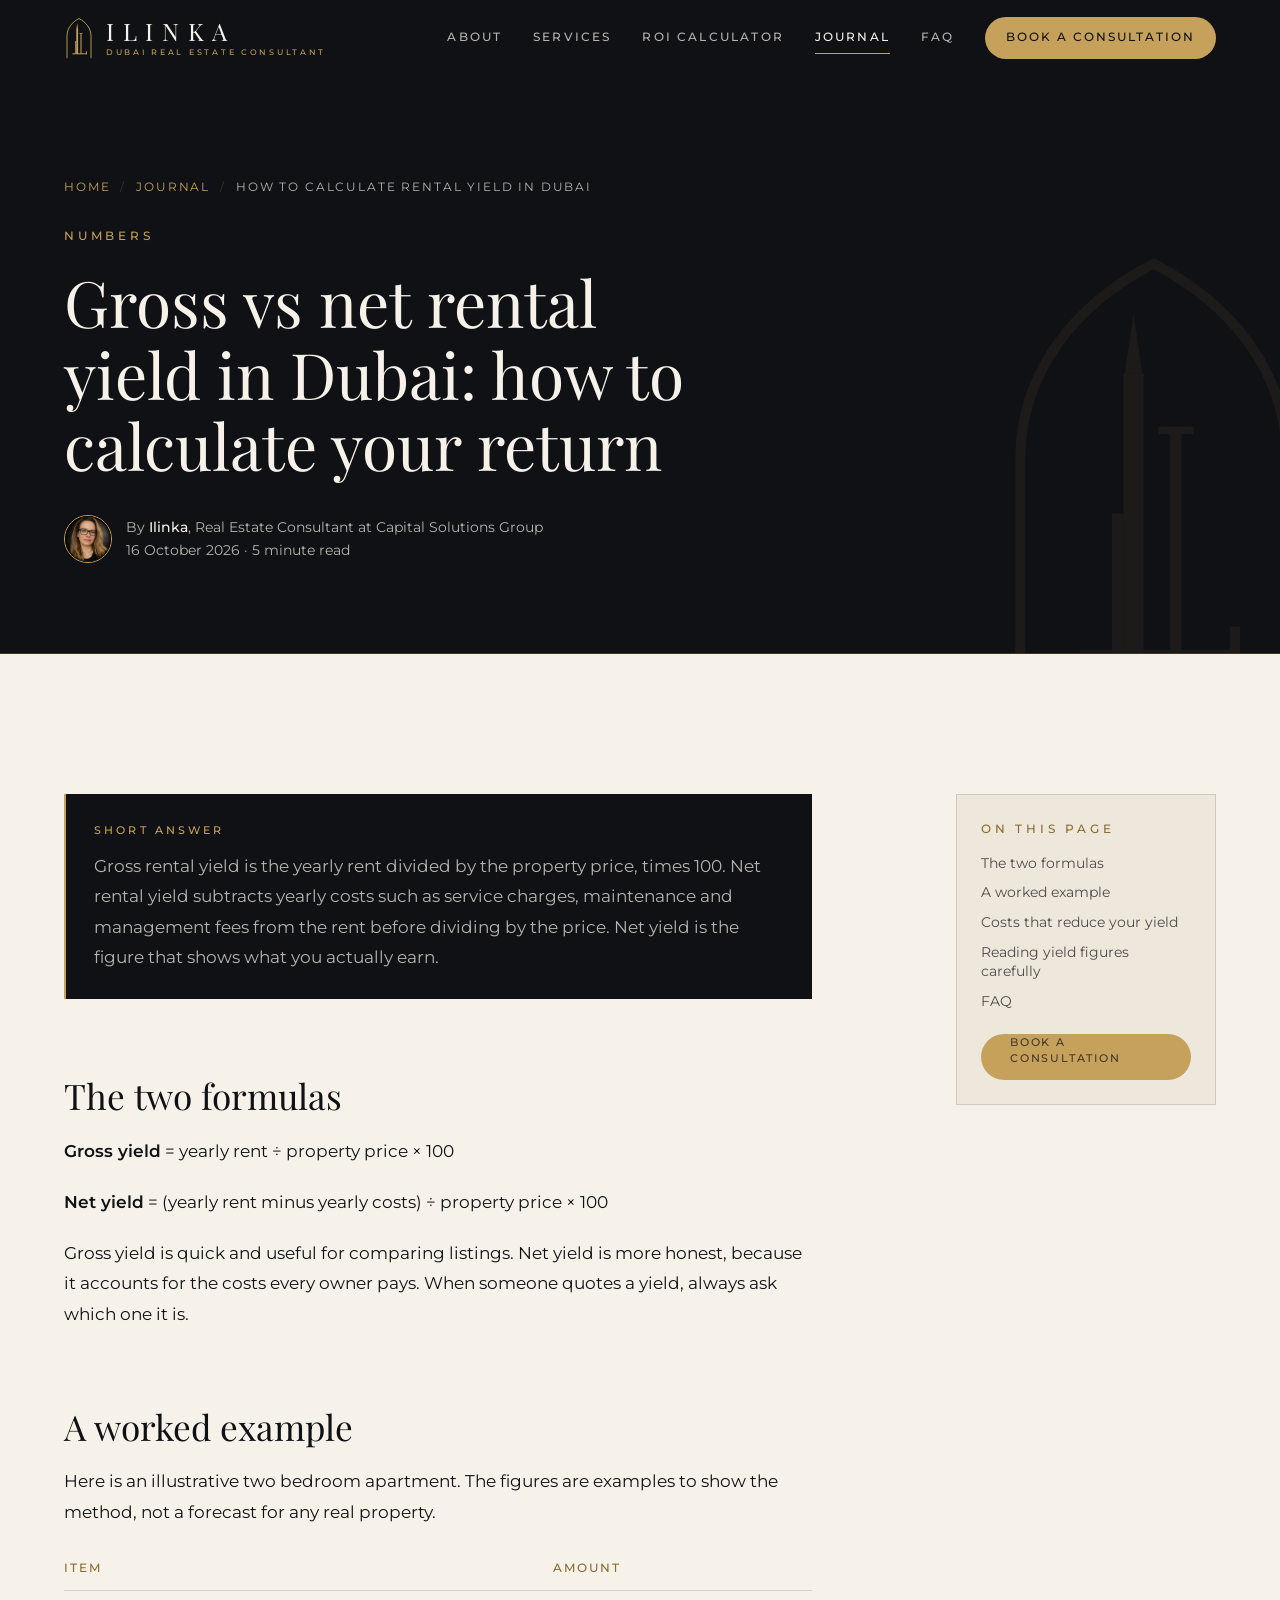
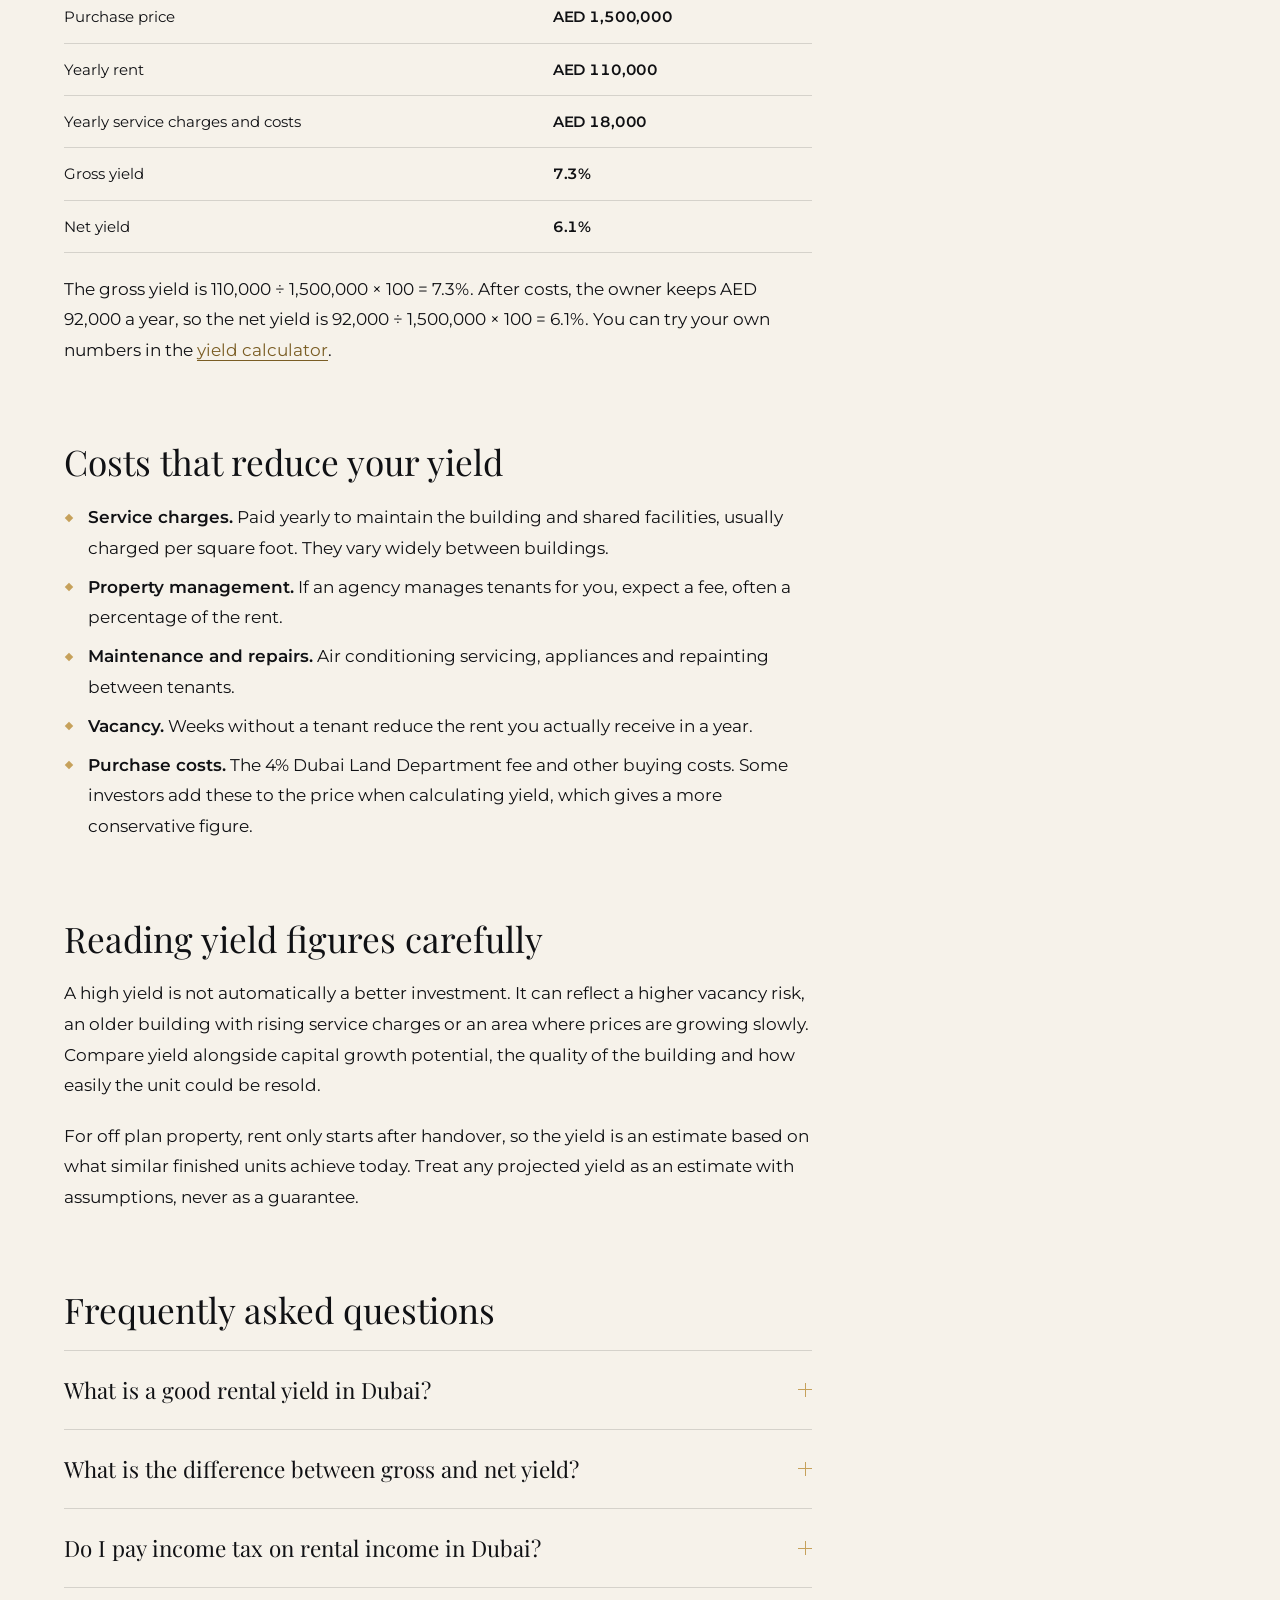
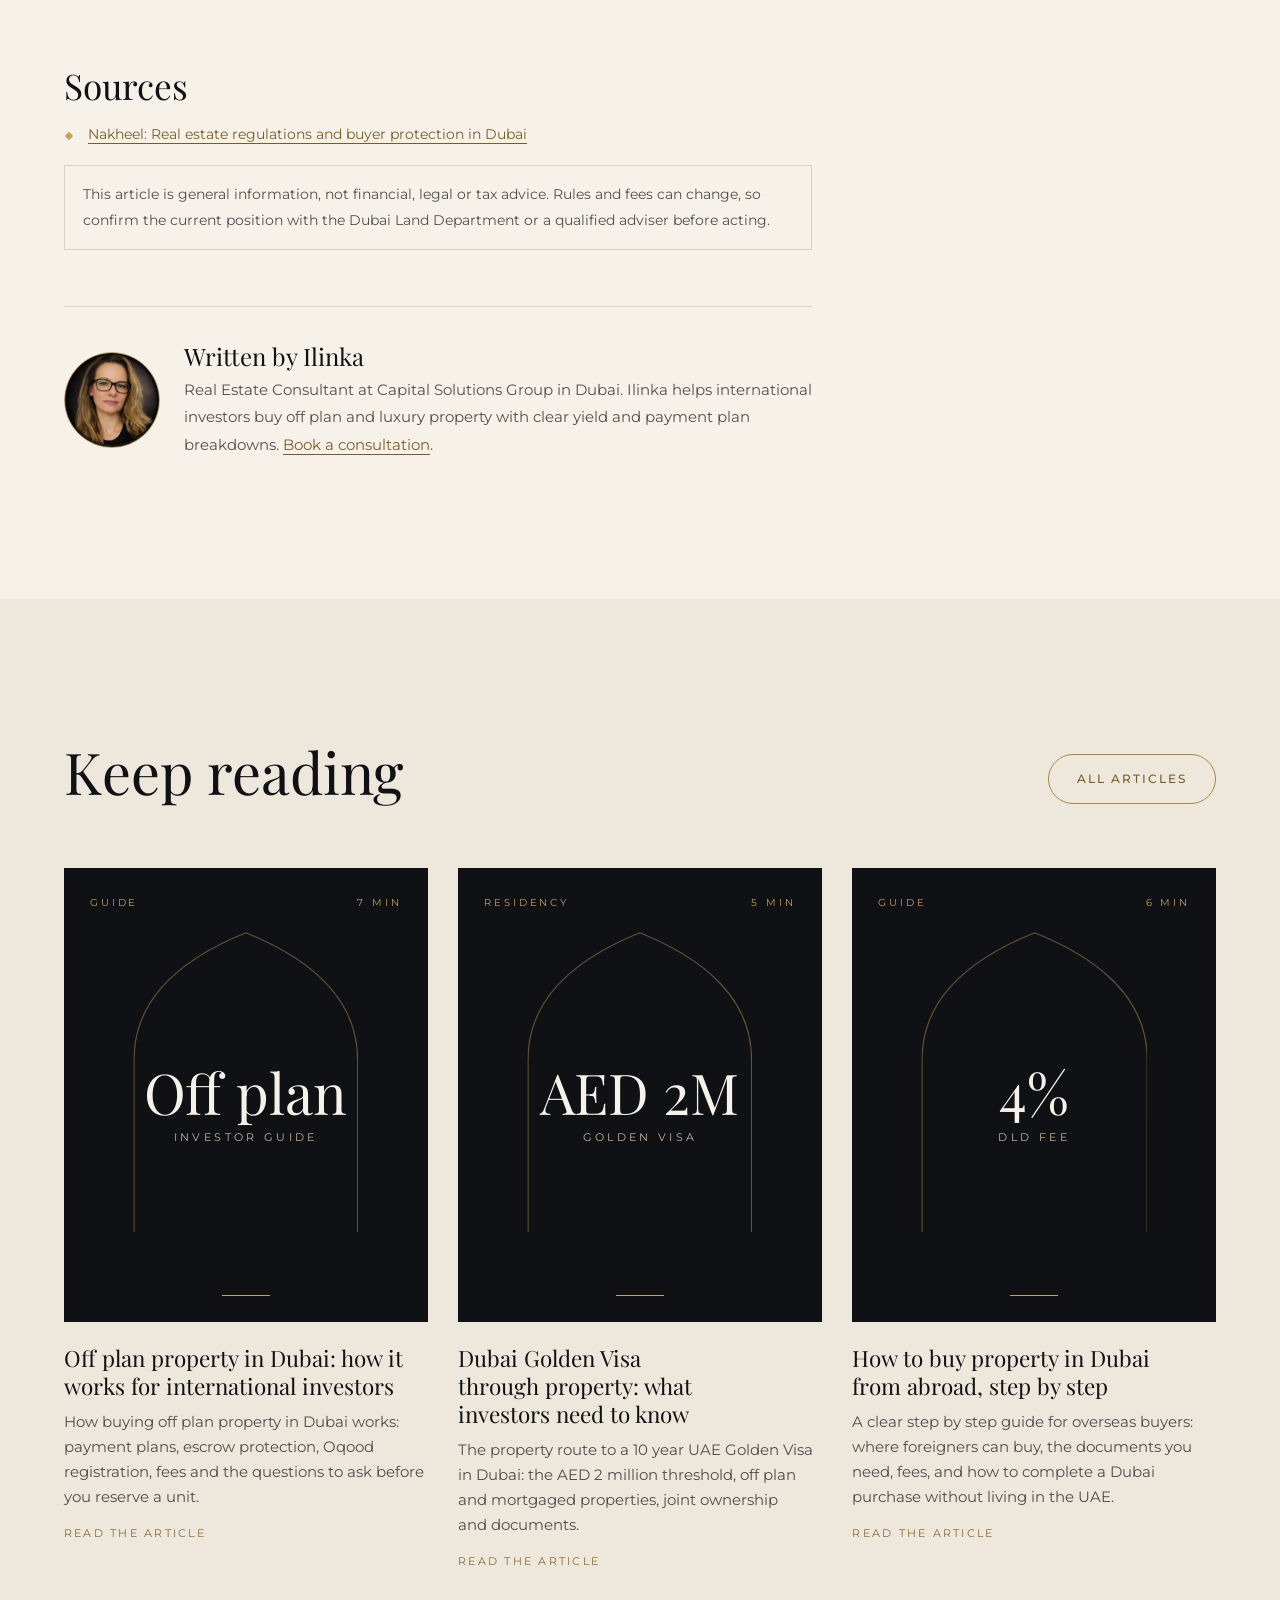
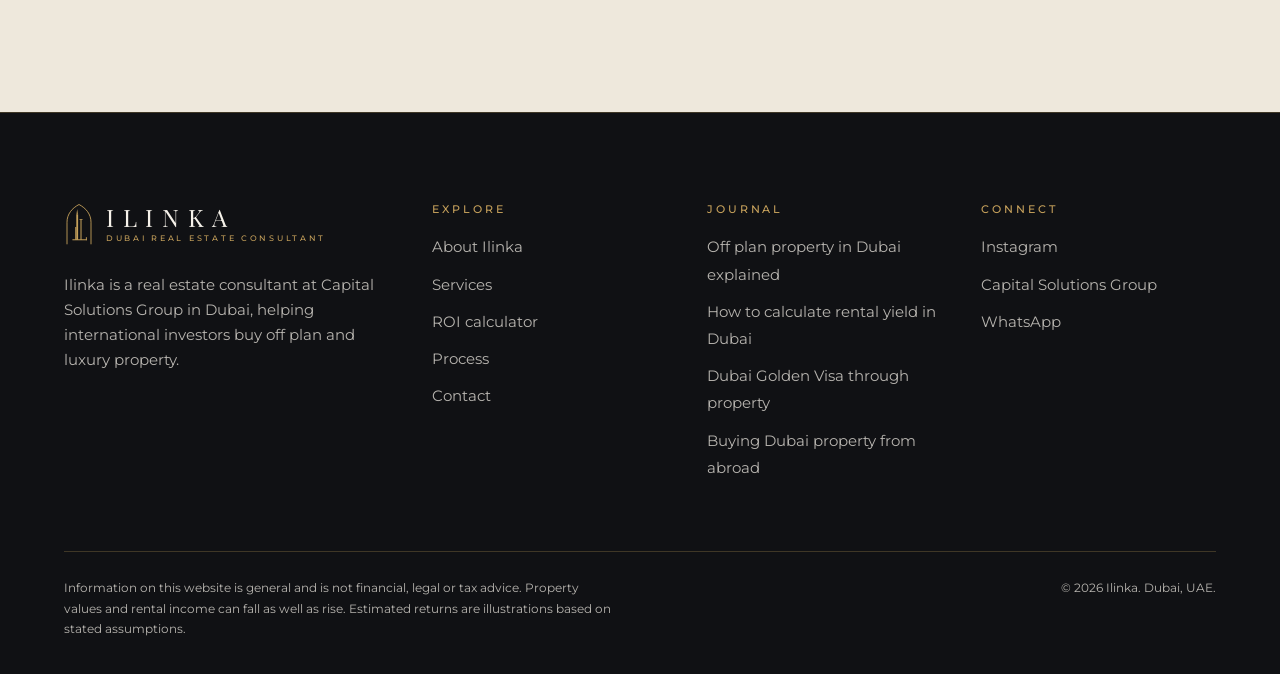
<file: blog/dubai-rental-yield-calculation.html>
<!DOCTYPE html>
<html lang="en">
<head>
<meta charset="UTF-8">
<meta name="viewport" content="width=device-width, initial-scale=1, viewport-fit=cover">
<title>Gross vs net rental yield in Dubai: how to calculate your return | Ilinka</title>
<meta name="description" content="The simple formulas for gross and net rental yield on a Dubai property, a worked example in AED, and the costs that make the difference between the two.">
<link rel="canonical" href="https://invest-with-ilinka.vercel.app/blog/dubai-rental-yield-calculation.html">
<meta name="robots" content="index, follow, max-image-preview:large">
<meta name="author" content="Ilinka">
<meta name="theme-color" content="#101114">
<meta property="og:type" content="article">
<meta property="og:site_name" content="Ilinka | Dubai Real Estate Consultant">
<meta property="og:title" content="Gross vs net rental yield in Dubai: how to calculate your return | Ilinka">
<meta property="og:description" content="The simple formulas for gross and net rental yield on a Dubai property, a worked example in AED, and the costs that make the difference between the two.">
<meta property="og:url" content="https://invest-with-ilinka.vercel.app/blog/dubai-rental-yield-calculation.html">
<meta property="og:image" content="https://invest-with-ilinka.vercel.app/assets/img/og-image.jpg">
<meta property="og:locale" content="en_US">
<meta name="twitter:card" content="summary_large_image">
<meta name="twitter:title" content="Gross vs net rental yield in Dubai: how to calculate your return | Ilinka">
<meta name="twitter:description" content="The simple formulas for gross and net rental yield on a Dubai property, a worked example in AED, and the costs that make the difference between the two.">
<meta name="twitter:image" content="https://invest-with-ilinka.vercel.app/assets/img/og-image.jpg">
<link rel="icon" href="../assets/img/ilinka-mark.svg" type="image/svg+xml">
<link rel="apple-touch-icon" href="../assets/img/ilinka-avatar.webp">
<link rel="manifest" href="../site.webmanifest">
<link rel="alternate" type="text/plain" title="LLM summary" href="../llms.txt">
<link rel="preload" href="../assets/fonts/playfair-display-latin-400-normal.woff2" as="font" type="font/woff2" crossorigin>
<link rel="preload" href="../assets/fonts/montserrat-latin-500-normal.woff2" as="font" type="font/woff2" crossorigin>

<link rel="stylesheet" href="../assets/css/styles.css">
<script type="application/ld+json">{"@context": "https://schema.org", "@graph": [{"@type": "BlogPosting", "@id": "https://invest-with-ilinka.vercel.app/blog/dubai-rental-yield-calculation.html#article", "headline": "Gross vs net rental yield in Dubai: how to calculate your return", "description": "The simple formulas for gross and net rental yield on a Dubai property, a worked example in AED, and the costs that make the difference between the two.", "url": "https://invest-with-ilinka.vercel.app/blog/dubai-rental-yield-calculation.html", "mainEntityOfPage": "https://invest-with-ilinka.vercel.app/blog/dubai-rental-yield-calculation.html", "datePublished": "2026-10-16", "dateModified": "2026-10-16", "inLanguage": "en", "wordCount": 347, "image": "https://invest-with-ilinka.vercel.app/assets/img/og-image.jpg", "author": {"@type": "Person", "@id": "https://invest-with-ilinka.vercel.app/#ilinka", "name": "Ilinka", "url": "https://invest-with-ilinka.vercel.app/#about", "jobTitle": "Real Estate Consultant"}, "publisher": {"@type": "Person", "@id": "https://invest-with-ilinka.vercel.app/#ilinka", "name": "Ilinka"}, "isPartOf": {"@id": "https://invest-with-ilinka.vercel.app/blog/#blog"}, "about": ["Dubai real estate"], "citation": ["https://www.nakheel.com/en/media-centre/blogs/detail/real-estate-regulations-and-buyer-protection-in-dubai"]}, {"@type": "BreadcrumbList", "itemListElement": [{"@type": "ListItem", "position": 1, "name": "Home", "item": "https://invest-with-ilinka.vercel.app/"}, {"@type": "ListItem", "position": 2, "name": "Journal", "item": "https://invest-with-ilinka.vercel.app/blog/"}, {"@type": "ListItem", "position": 3, "name": "How to calculate rental yield in Dubai", "item": "https://invest-with-ilinka.vercel.app/blog/dubai-rental-yield-calculation.html"}]}, {"@type": "FAQPage", "mainEntity": [{"@type": "Question", "name": "What is a good rental yield in Dubai?", "acceptedAnswer": {"@type": "Answer", "text": "It depends on the area, building and property type. Compare net yield rather than gross yield, and weigh it against vacancy risk, service charges and capital growth potential."}}, {"@type": "Question", "name": "What is the difference between gross and net yield?", "acceptedAnswer": {"@type": "Answer", "text": "Gross yield uses the yearly rent only. Net yield subtracts yearly costs such as service charges, management and maintenance before dividing by the price, so it is lower and more realistic."}}, {"@type": "Question", "name": "Do I pay income tax on rental income in Dubai?", "acceptedAnswer": {"@type": "Answer", "text": "The UAE does not levy personal income tax on individuals, but you may owe tax on the income in your home country. Check with a tax adviser where you are resident."}}]}]}</script>
</head>
<body>

<a class="skip" href="#main">Skip to content</a>
<header class="header">
  <div class="header-inner">
    <a class="brand" href="../index.html" aria-label="Ilinka, Dubai Real Estate Consultant, home">
      <span class="brand-mark"><svg viewBox="0 0 100 140" fill="currentColor" aria-hidden="true"><path d="M10 136V64C10 37 27 17 50 5C73 17 90 37 90 64V136" fill="none" stroke="currentColor" stroke-width="3" stroke-linecap="square"/><path d="M44 20L46.6 38H41.4Z"/><rect x="41" y="38" width="6" height="85"/><rect x="37.5" y="80" width="3.5" height="43"/><rect x="55" y="54" width="3.4" height="69"/><rect x="51.5" y="54" width="10.5" height="2.2"/><rect x="28" y="121" width="48" height="3.2"/><rect x="73" y="114" width="3" height="10.2"/></svg></span>
      <span class="brand-text"><span class="brand-name">ILINKA</span><span class="brand-sub">DUBAI REAL ESTATE CONSULTANT</span></span>
    </a>
    <nav class="nav-links" aria-label="Main"><a href="../index.html#about">About</a><a href="../index.html#services">Services</a><a href="../index.html#yield">ROI calculator</a><a href="../blog/index.html" aria-current="page">Journal</a><a href="../index.html#faq">FAQ</a><a class="btn btn-gold" href="../index.html#contact">Book a consultation</a></nav>
    <button class="burger" type="button" aria-expanded="false" aria-controls="drawer" aria-label="Open menu"><span></span><span></span><span></span></button>
  </div>
</header>
<div class="drawer" id="drawer" aria-label="Menu">
  <nav class="drawer-links" aria-label="Mobile"><a href="../index.html#about">About<small>Meet Ilinka</small></a><a href="../index.html#services">Services<small>What I offer</small></a><a href="../index.html#yield">ROI calculator<small>Estimate a yield</small></a><a href="../blog/index.html" aria-current="page">Journal<small>Insights</small></a><a href="../index.html#faq">FAQ<small>Answers</small></a><a href="../index.html#contact">Contact<small>Book a call</small></a></nav>
  <div class="drawer-foot">
    <a class="btn btn-gold" href="../index.html#contact">Book a private consultation</a>
    <div class="drawer-social"><a href="https://www.instagram.com/invest.with.ilinka/" target="_blank" rel="noopener">Instagram</a><a href="../index.html#contact" data-wa>WhatsApp</a><span>Dubai, UAE</span></div>
  </div>
</div>
<div class="actionbar" aria-label="Quick actions">
  <a class="btn btn-gold" href="../index.html#contact">Book a consultation</a>
  <a class="btn btn-ghost wa" href="../index.html#contact" data-wa aria-label="Message on WhatsApp"><svg viewBox="0 0 24 24" fill="currentColor" aria-hidden="true"><path d="M12 2a10 10 0 0 0-8.6 15.1L2 22l5-1.3A10 10 0 1 0 12 2Zm0 18.2a8.2 8.2 0 0 1-4.2-1.2l-.3-.2-3 .8.8-2.9-.2-.3A8.2 8.2 0 1 1 12 20.2Zm4.5-6.1c-.2-.1-1.5-.7-1.7-.8s-.4-.1-.6.1-.7.8-.8 1-.3.2-.5.1a6.7 6.7 0 0 1-3.3-2.9c-.2-.4.2-.4.7-1.3a.5.5 0 0 0 0-.4l-.8-1.8c-.2-.5-.4-.4-.6-.4h-.5a1 1 0 0 0-.7.3 3 3 0 0 0-.9 2.2 5.2 5.2 0 0 0 1.1 2.7 11.8 11.8 0 0 0 4.5 4c1.7.7 2.3.8 3.2.6a2.7 2.7 0 0 0 1.8-1.2 2.2 2.2 0 0 0 .2-1.3c-.1-.1-.3-.2-.6-.3Z"/></svg></a>
</div>
<div class="cursor is-hidden" aria-hidden="true">
  <svg class="cursor-arch" viewBox="0 0 300 400" preserveAspectRatio="none"><path d="M6 398V172C6 95 63 42 150 6C237 42 294 95 294 172V398Z"/></svg>
  <span class="cursor-dot"></span><span class="cursor-label"></span>
</div>
<main id="main">
  <article>
    <header class="page-hero article-hero">
      <div class="wrap">
        <ol class="crumbs" aria-label="Breadcrumb"><li><a href="../index.html">Home</a></li><li><a href="index.html">Journal</a></li><li aria-current="page">How to calculate rental yield in Dubai</li></ol>
        <span class="label">Numbers</span>
        <h1>Gross vs net rental yield in Dubai: how to calculate your return</h1>
        <div class="byline"><img src="../assets/img/ilinka-avatar.webp" alt="" width="48" height="48"><span>By <b>Ilinka</b>, Real Estate Consultant at Capital Solutions Group<br><time datetime="2026-10-16">16 October 2026</time> · 5 minute read</span></div>
      </div>
    </header>
    <section class="sec light">
      <div class="wrap article">
        <div class="prose">
          <div class="answer"><strong>Short answer</strong><p>Gross rental yield is the yearly rent divided by the property price, times 100. Net rental yield subtracts yearly costs such as service charges, maintenance and management fees from the rent before dividing by the price. Net yield is the figure that shows what you actually earn.</p></div>
          
<h2 id="s1">The two formulas</h2>
<p><strong>Gross yield</strong> = yearly rent ÷ property price × 100</p>
<p><strong>Net yield</strong> = (yearly rent minus yearly costs) ÷ property price × 100</p>
<p>Gross yield is quick and useful for comparing listings. Net yield is more honest, because it accounts for the costs every owner pays. When someone quotes a yield, always ask which one it is.</p>

<h2 id="s2">A worked example</h2>
<p>Here is an illustrative two bedroom apartment. The figures are examples to show the method, not a forecast for any real property.</p>
<table>
<thead><tr><th>Item</th><th>Amount</th></tr></thead>
<tbody>
<tr><td>Purchase price</td><td class="num">AED 1,500,000</td></tr>
<tr><td>Yearly rent</td><td class="num">AED 110,000</td></tr>
<tr><td>Yearly service charges and costs</td><td class="num">AED 18,000</td></tr>
<tr><td>Gross yield</td><td class="num">7.3%</td></tr>
<tr><td>Net yield</td><td class="num">6.1%</td></tr>
</tbody>
</table>
<p>The gross yield is 110,000 ÷ 1,500,000 × 100 = 7.3%. After costs, the owner keeps AED 92,000 a year, so the net yield is 92,000 ÷ 1,500,000 × 100 = 6.1%. You can try your own numbers in the <a href="../index.html#yield">yield calculator</a>.</p>

<h2 id="s3">Costs that reduce your yield</h2>
<ul>
<li><strong>Service charges.</strong> Paid yearly to maintain the building and shared facilities, usually charged per square foot. They vary widely between buildings.</li>
<li><strong>Property management.</strong> If an agency manages tenants for you, expect a fee, often a percentage of the rent.</li>
<li><strong>Maintenance and repairs.</strong> Air conditioning servicing, appliances and repainting between tenants.</li>
<li><strong>Vacancy.</strong> Weeks without a tenant reduce the rent you actually receive in a year.</li>
<li><strong>Purchase costs.</strong> The 4% Dubai Land Department fee and other buying costs. Some investors add these to the price when calculating yield, which gives a more conservative figure.</li>
</ul>

<h2 id="s4">Reading yield figures carefully</h2>
<p>A high yield is not automatically a better investment. It can reflect a higher vacancy risk, an older building with rising service charges or an area where prices are growing slowly. Compare yield alongside capital growth potential, the quality of the building and how easily the unit could be resold.</p>
<p>For off plan property, rent only starts after handover, so the yield is an estimate based on what similar finished units achieve today. Treat any projected yield as an estimate with assumptions, never as a guarantee.</p>

          <h2 id="faq">Frequently asked questions</h2>
          <div class="faq-list"><details><summary>What is a good rental yield in Dubai?</summary><p>It depends on the area, building and property type. Compare net yield rather than gross yield, and weigh it against vacancy risk, service charges and capital growth potential.</p></details><details><summary>What is the difference between gross and net yield?</summary><p>Gross yield uses the yearly rent only. Net yield subtracts yearly costs such as service charges, management and maintenance before dividing by the price, so it is lower and more realistic.</p></details><details><summary>Do I pay income tax on rental income in Dubai?</summary><p>The UAE does not levy personal income tax on individuals, but you may owe tax on the income in your home country. Check with a tax adviser where you are resident.</p></details></div>
          <h2 id="sources">Sources</h2>
          <ul class="sources"><li><a href="https://www.nakheel.com/en/media-centre/blogs/detail/real-estate-regulations-and-buyer-protection-in-dubai" target="_blank" rel="noopener">Nakheel: Real estate regulations and buyer protection in Dubai</a></li></ul>
          <p class="note">This article is general information, not financial, legal or tax advice. Rules and fees can change, so confirm the current position with the Dubai Land Department or a qualified adviser before acting.</p>
          <div class="author">
            <img src="../assets/img/ilinka-avatar.webp" alt="Ilinka" width="96" height="96">
            <div><h2>Written by Ilinka</h2><p>Real Estate Consultant at Capital Solutions Group in Dubai. Ilinka helps international investors buy off plan and luxury property with clear yield and payment plan breakdowns. <a href="../index.html#contact">Book a consultation</a>.</p></div>
          </div>
        </div>
        <aside class="toc" aria-label="On this page">
          <span class="label">On this page</span>
          <ol><li><a href="#s1">The two formulas</a></li><li><a href="#s2">A worked example</a></li><li><a href="#s3">Costs that reduce your yield</a></li><li><a href="#s4">Reading yield figures carefully</a></li><li><a href="#faq">FAQ</a></li></ol>
          <a class="btn btn-gold" href="../index.html#contact">Book a consultation</a>
        </aside>
      </div>
    </section>
  </article>
  <section class="sec light-2 related" aria-labelledby="more-title">
    <div class="wrap"><div class="journal-head"><h2 class="h2" id="more-title">Keep reading</h2><a class="btn btn-ghost" href="index.html">All articles</a></div><div class="cards"><a class="card" href="../blog/off-plan-property-dubai-guide.html" data-cursor="Read">
  <div class="cover"><div class="cover-top"><span>Guide</span><span>7 min</span></div>
  <p class="cover-big" aria-hidden="true">Off plan<small>Investor guide</small></p><span class="cover-foot"></span></div>
  <div class="card-body"><h3>Off plan property in Dubai: how it works for international investors</h3><p>How buying off plan property in Dubai works: payment plans, escrow protection, Oqood registration, fees and the questions to ask before you reserve a unit.</p><span class="card-meta">Read the article</span></div>
</a><a class="card" href="../blog/dubai-golden-visa-property.html" data-cursor="Read">
  <div class="cover"><div class="cover-top"><span>Residency</span><span>5 min</span></div>
  <p class="cover-big" aria-hidden="true">AED 2M<small>Golden Visa</small></p><span class="cover-foot"></span></div>
  <div class="card-body"><h3>Dubai Golden Visa through property: what investors need to know</h3><p>The property route to a 10 year UAE Golden Visa in Dubai: the AED 2 million threshold, off plan and mortgaged properties, joint ownership and documents.</p><span class="card-meta">Read the article</span></div>
</a><a class="card" href="../blog/buy-dubai-property-from-abroad.html" data-cursor="Read">
  <div class="cover"><div class="cover-top"><span>Guide</span><span>6 min</span></div>
  <p class="cover-big" aria-hidden="true">4%<small>DLD fee</small></p><span class="cover-foot"></span></div>
  <div class="card-body"><h3>How to buy property in Dubai from abroad, step by step</h3><p>A clear step by step guide for overseas buyers: where foreigners can buy, the documents you need, fees, and how to complete a Dubai purchase without living in the UAE.</p><span class="card-meta">Read the article</span></div>
</a></div></div>
  </section>
</main>

<footer class="footer">
  <div class="wrap">
    <div class="footer-top">
      <div>
        <a class="brand" href="../index.html" aria-label="Ilinka, home"><span class="brand-mark"><svg viewBox="0 0 100 140" fill="currentColor" aria-hidden="true"><path d="M10 136V64C10 37 27 17 50 5C73 17 90 37 90 64V136" fill="none" stroke="currentColor" stroke-width="3" stroke-linecap="square"/><path d="M44 20L46.6 38H41.4Z"/><rect x="41" y="38" width="6" height="85"/><rect x="37.5" y="80" width="3.5" height="43"/><rect x="55" y="54" width="3.4" height="69"/><rect x="51.5" y="54" width="10.5" height="2.2"/><rect x="28" y="121" width="48" height="3.2"/><rect x="73" y="114" width="3" height="10.2"/></svg></span><span class="brand-text"><span class="brand-name">ILINKA</span><span class="brand-sub">DUBAI REAL ESTATE CONSULTANT</span></span></a>
        <p class="footer-about">Ilinka is a real estate consultant at Capital Solutions Group in Dubai, helping international investors buy off plan and luxury property.</p>
      </div>
      <div><h3>Explore</h3><ul><li><a href="../index.html#about">About Ilinka</a></li><li><a href="../index.html#services">Services</a></li><li><a href="../index.html#yield">ROI calculator</a></li><li><a href="../index.html#process">Process</a></li><li><a href="../index.html#contact">Contact</a></li></ul></div>
      <div><h3>Journal</h3><ul><li><a href="../blog/off-plan-property-dubai-guide.html">Off plan property in Dubai explained</a></li><li><a href="../blog/dubai-rental-yield-calculation.html">How to calculate rental yield in Dubai</a></li><li><a href="../blog/dubai-golden-visa-property.html">Dubai Golden Visa through property</a></li><li><a href="../blog/buy-dubai-property-from-abroad.html">Buying Dubai property from abroad</a></li></ul></div>
      <div><h3>Connect</h3><ul><li><a href="https://www.instagram.com/invest.with.ilinka/" target="_blank" rel="noopener">Instagram</a></li><li><a href="https://www.instagram.com/capital.solutions.group/" target="_blank" rel="noopener">Capital Solutions Group</a></li><li><a href="../index.html#contact" data-wa>WhatsApp</a></li></ul></div>
    </div>
    <div class="footer-base">
      <p>Information on this website is general and is not financial, legal or tax advice. Property values and rental income can fall as well as rise. Estimated returns are illustrations based on stated assumptions.</p>
      <p>© <span id="year">2026</span> Ilinka. Dubai, UAE.</p>
    </div>
  </div>
</footer>
<script src="../assets/js/main.js" defer></script>
</body>
</html>
</file>
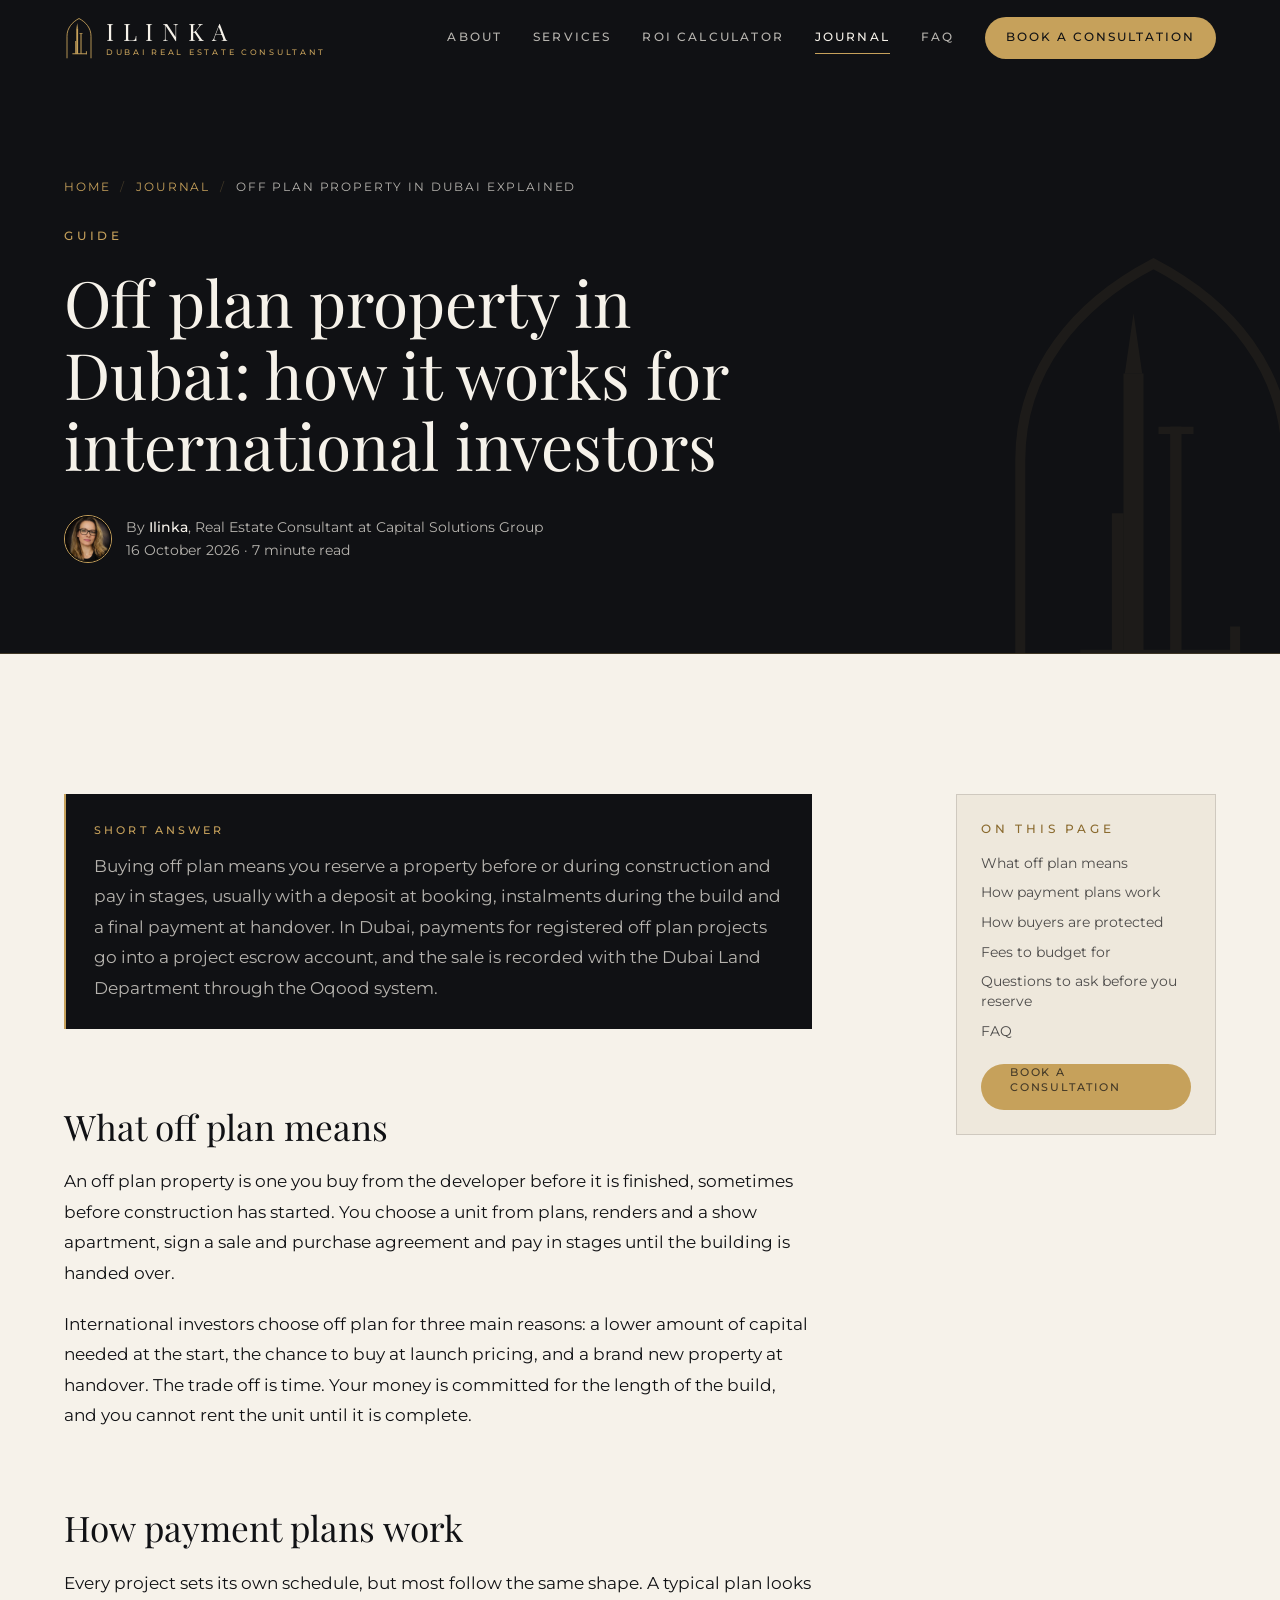
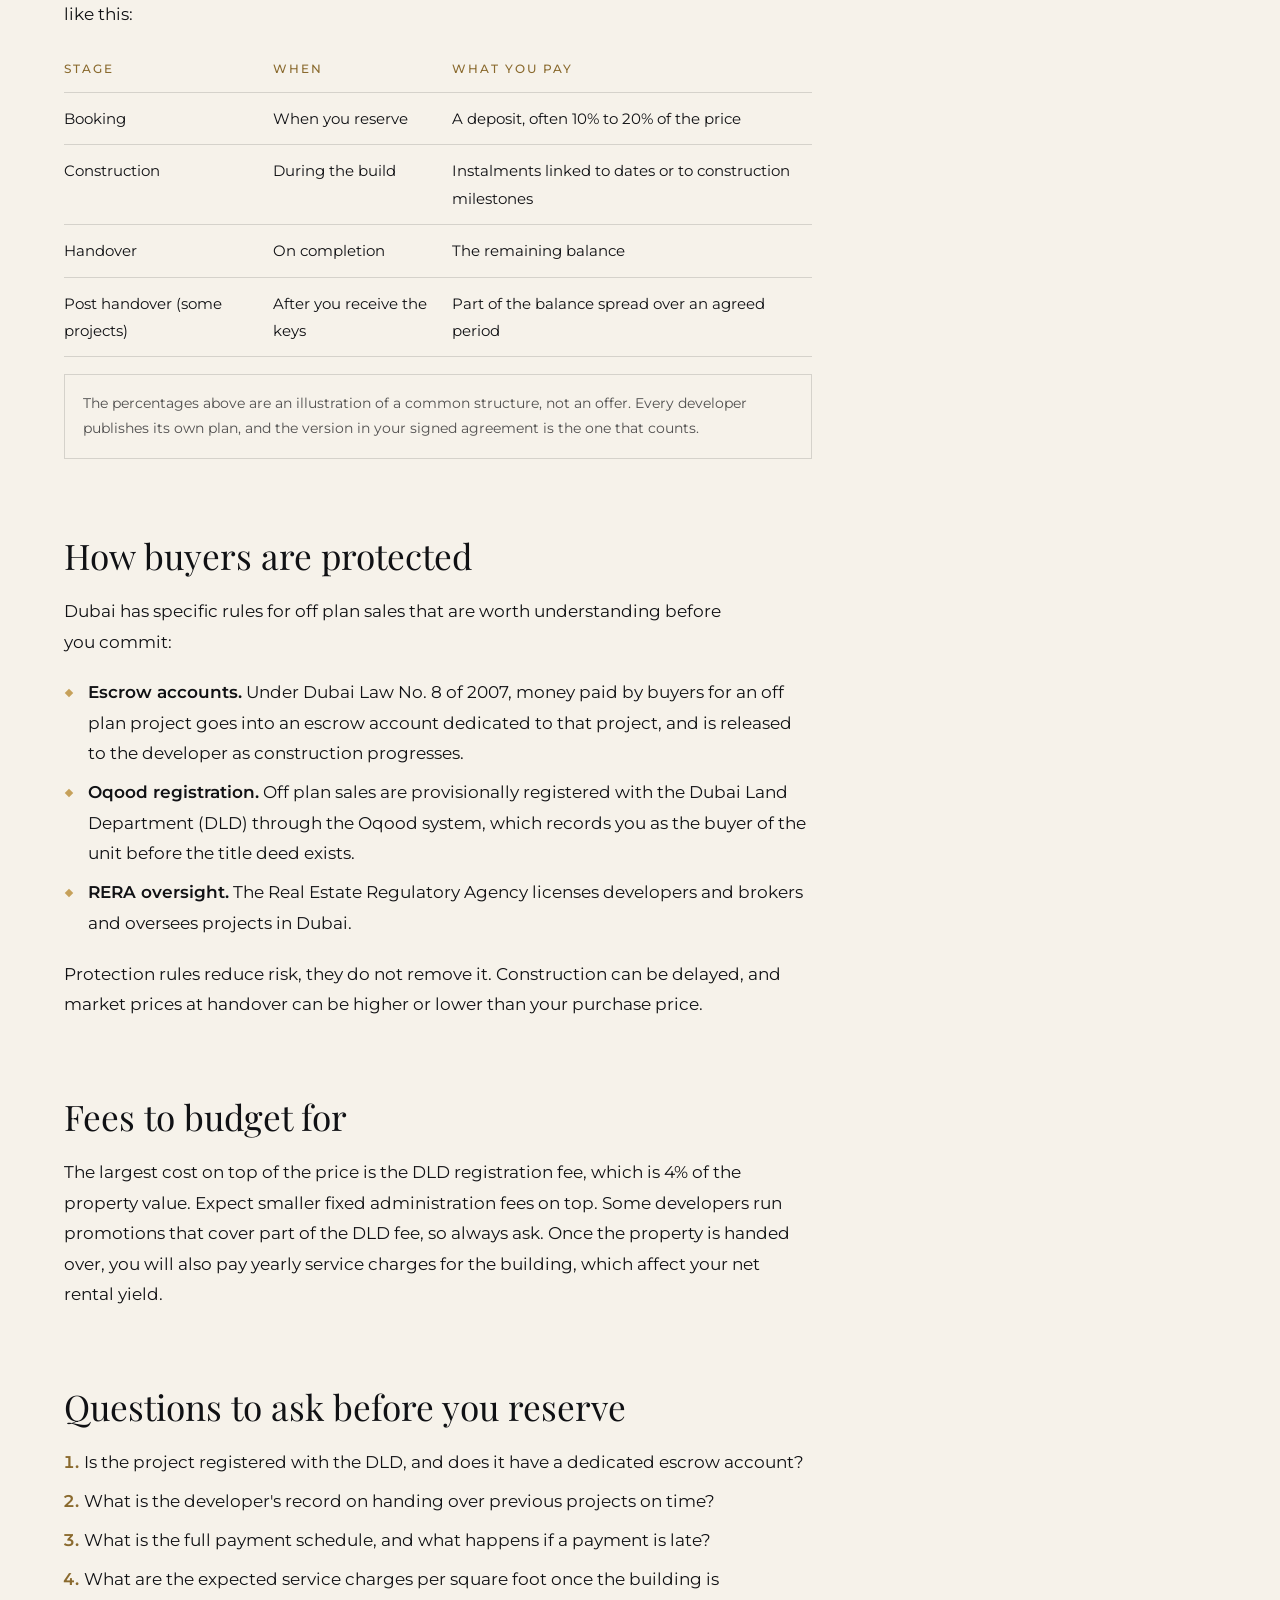
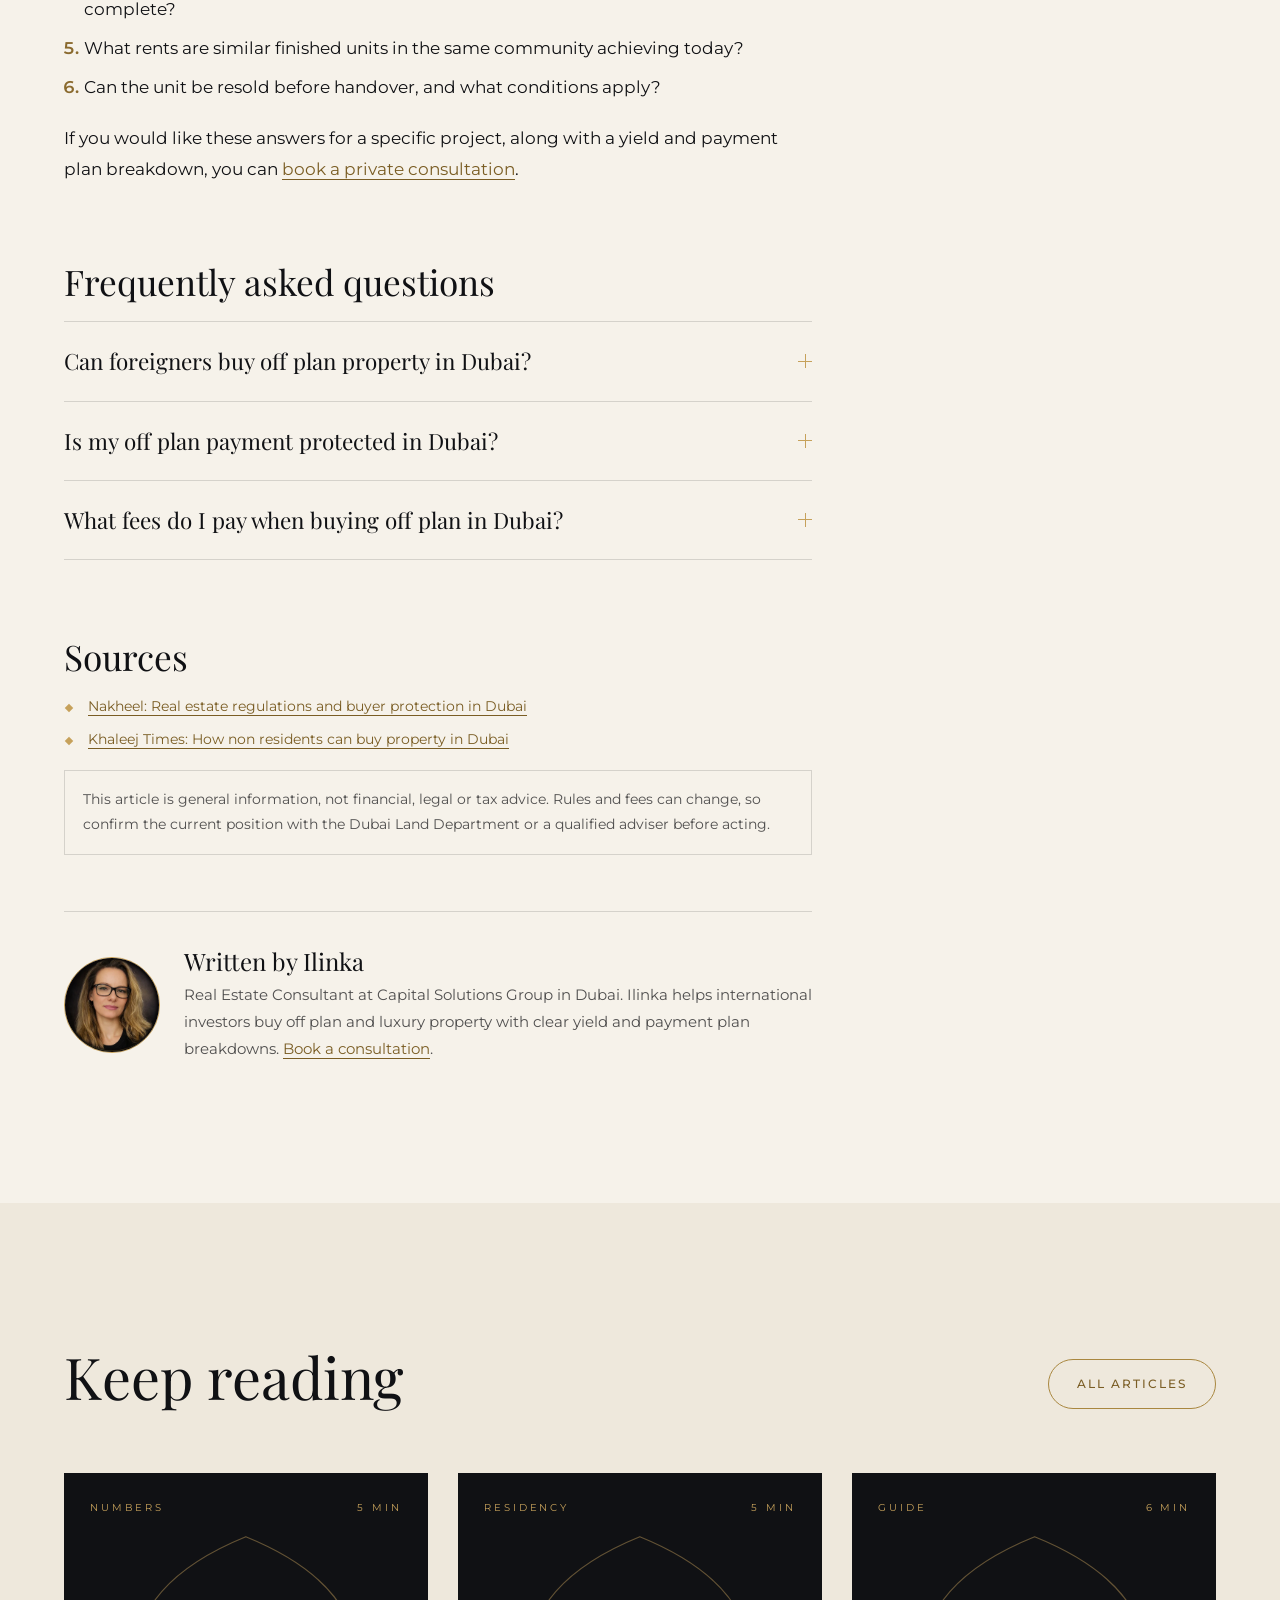
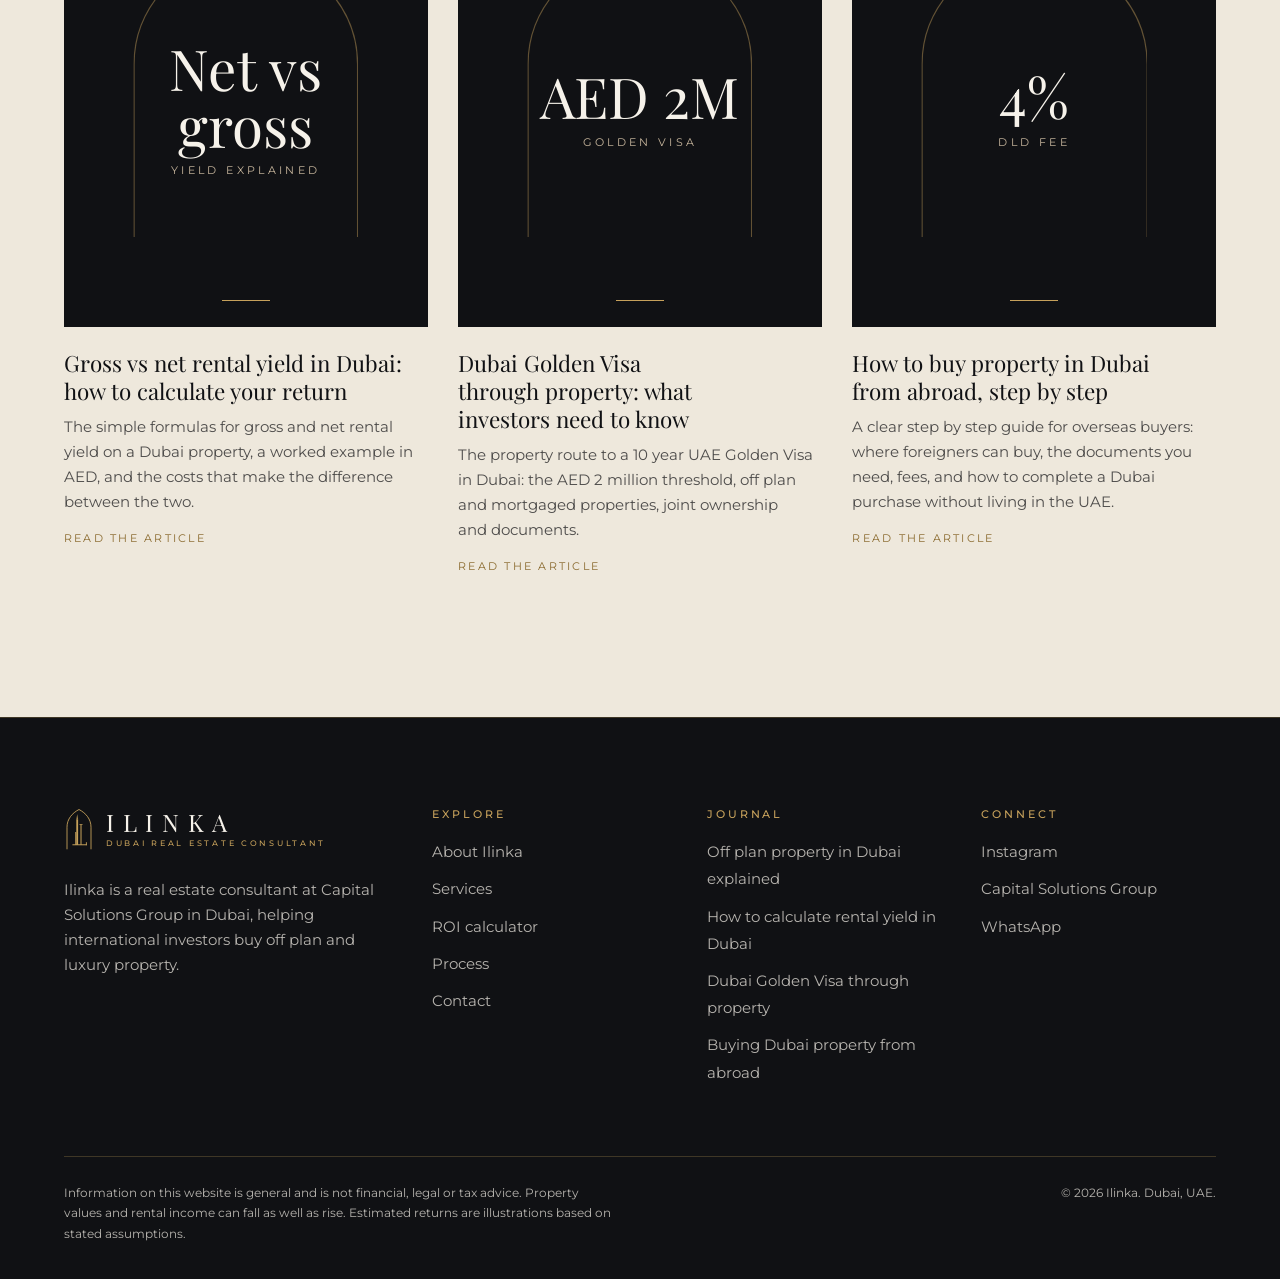
<file: blog/off-plan-property-dubai-guide.html>
<!DOCTYPE html>
<html lang="en">
<head>
<meta charset="UTF-8">
<meta name="viewport" content="width=device-width, initial-scale=1, viewport-fit=cover">
<title>Off plan property in Dubai: how it works for international investors | Ilinka</title>
<meta name="description" content="How buying off plan property in Dubai works: payment plans, escrow protection, Oqood registration, fees and the questions to ask before you reserve a unit.">
<link rel="canonical" href="https://invest-with-ilinka.vercel.app/blog/off-plan-property-dubai-guide.html">
<meta name="robots" content="index, follow, max-image-preview:large">
<meta name="author" content="Ilinka">
<meta name="theme-color" content="#101114">
<meta property="og:type" content="article">
<meta property="og:site_name" content="Ilinka | Dubai Real Estate Consultant">
<meta property="og:title" content="Off plan property in Dubai: how it works for international investors | Ilinka">
<meta property="og:description" content="How buying off plan property in Dubai works: payment plans, escrow protection, Oqood registration, fees and the questions to ask before you reserve a unit.">
<meta property="og:url" content="https://invest-with-ilinka.vercel.app/blog/off-plan-property-dubai-guide.html">
<meta property="og:image" content="https://invest-with-ilinka.vercel.app/assets/img/og-image.jpg">
<meta property="og:locale" content="en_US">
<meta name="twitter:card" content="summary_large_image">
<meta name="twitter:title" content="Off plan property in Dubai: how it works for international investors | Ilinka">
<meta name="twitter:description" content="How buying off plan property in Dubai works: payment plans, escrow protection, Oqood registration, fees and the questions to ask before you reserve a unit.">
<meta name="twitter:image" content="https://invest-with-ilinka.vercel.app/assets/img/og-image.jpg">
<link rel="icon" href="../assets/img/ilinka-mark.svg" type="image/svg+xml">
<link rel="apple-touch-icon" href="../assets/img/ilinka-avatar.webp">
<link rel="manifest" href="../site.webmanifest">
<link rel="alternate" type="text/plain" title="LLM summary" href="../llms.txt">
<link rel="preload" href="../assets/fonts/playfair-display-latin-400-normal.woff2" as="font" type="font/woff2" crossorigin>
<link rel="preload" href="../assets/fonts/montserrat-latin-500-normal.woff2" as="font" type="font/woff2" crossorigin>

<link rel="stylesheet" href="../assets/css/styles.css">
<script type="application/ld+json">{"@context": "https://schema.org", "@graph": [{"@type": "BlogPosting", "@id": "https://invest-with-ilinka.vercel.app/blog/off-plan-property-dubai-guide.html#article", "headline": "Off plan property in Dubai: how it works for international investors", "description": "How buying off plan property in Dubai works: payment plans, escrow protection, Oqood registration, fees and the questions to ask before you reserve a unit.", "url": "https://invest-with-ilinka.vercel.app/blog/off-plan-property-dubai-guide.html", "mainEntityOfPage": "https://invest-with-ilinka.vercel.app/blog/off-plan-property-dubai-guide.html", "datePublished": "2026-10-16", "dateModified": "2026-10-16", "inLanguage": "en", "wordCount": 525, "image": "https://invest-with-ilinka.vercel.app/assets/img/og-image.jpg", "author": {"@type": "Person", "@id": "https://invest-with-ilinka.vercel.app/#ilinka", "name": "Ilinka", "url": "https://invest-with-ilinka.vercel.app/#about", "jobTitle": "Real Estate Consultant"}, "publisher": {"@type": "Person", "@id": "https://invest-with-ilinka.vercel.app/#ilinka", "name": "Ilinka"}, "isPartOf": {"@id": "https://invest-with-ilinka.vercel.app/blog/#blog"}, "about": ["Dubai real estate"], "citation": ["https://www.nakheel.com/en/media-centre/blogs/detail/real-estate-regulations-and-buyer-protection-in-dubai", "https://www.khaleejtimes.com/business/realty/how-non-uae-residents-can-buy-property-in-dubai-heres-what-you-need-to-know"]}, {"@type": "BreadcrumbList", "itemListElement": [{"@type": "ListItem", "position": 1, "name": "Home", "item": "https://invest-with-ilinka.vercel.app/"}, {"@type": "ListItem", "position": 2, "name": "Journal", "item": "https://invest-with-ilinka.vercel.app/blog/"}, {"@type": "ListItem", "position": 3, "name": "Off plan property in Dubai explained", "item": "https://invest-with-ilinka.vercel.app/blog/off-plan-property-dubai-guide.html"}]}, {"@type": "FAQPage", "mainEntity": [{"@type": "Question", "name": "Can foreigners buy off plan property in Dubai?", "acceptedAnswer": {"@type": "Answer", "text": "Yes. Foreign buyers can purchase off plan property in Dubai's designated freehold areas, whether or not they live in the UAE."}}, {"@type": "Question", "name": "Is my off plan payment protected in Dubai?", "acceptedAnswer": {"@type": "Answer", "text": "Payments for registered off plan projects go into a project escrow account under Dubai Law No. 8 of 2007 and are released to the developer as construction progresses. This reduces risk but does not remove it."}}, {"@type": "Question", "name": "What fees do I pay when buying off plan in Dubai?", "acceptedAnswer": {"@type": "Answer", "text": "The main fee is the Dubai Land Department registration fee of 4% of the property value, plus smaller administration fees. Service charges apply once the property is handed over."}}]}]}</script>
</head>
<body>

<a class="skip" href="#main">Skip to content</a>
<header class="header">
  <div class="header-inner">
    <a class="brand" href="../index.html" aria-label="Ilinka, Dubai Real Estate Consultant, home">
      <span class="brand-mark"><svg viewBox="0 0 100 140" fill="currentColor" aria-hidden="true"><path d="M10 136V64C10 37 27 17 50 5C73 17 90 37 90 64V136" fill="none" stroke="currentColor" stroke-width="3" stroke-linecap="square"/><path d="M44 20L46.6 38H41.4Z"/><rect x="41" y="38" width="6" height="85"/><rect x="37.5" y="80" width="3.5" height="43"/><rect x="55" y="54" width="3.4" height="69"/><rect x="51.5" y="54" width="10.5" height="2.2"/><rect x="28" y="121" width="48" height="3.2"/><rect x="73" y="114" width="3" height="10.2"/></svg></span>
      <span class="brand-text"><span class="brand-name">ILINKA</span><span class="brand-sub">DUBAI REAL ESTATE CONSULTANT</span></span>
    </a>
    <nav class="nav-links" aria-label="Main"><a href="../index.html#about">About</a><a href="../index.html#services">Services</a><a href="../index.html#yield">ROI calculator</a><a href="../blog/index.html" aria-current="page">Journal</a><a href="../index.html#faq">FAQ</a><a class="btn btn-gold" href="../index.html#contact">Book a consultation</a></nav>
    <button class="burger" type="button" aria-expanded="false" aria-controls="drawer" aria-label="Open menu"><span></span><span></span><span></span></button>
  </div>
</header>
<div class="drawer" id="drawer" aria-label="Menu">
  <nav class="drawer-links" aria-label="Mobile"><a href="../index.html#about">About<small>Meet Ilinka</small></a><a href="../index.html#services">Services<small>What I offer</small></a><a href="../index.html#yield">ROI calculator<small>Estimate a yield</small></a><a href="../blog/index.html" aria-current="page">Journal<small>Insights</small></a><a href="../index.html#faq">FAQ<small>Answers</small></a><a href="../index.html#contact">Contact<small>Book a call</small></a></nav>
  <div class="drawer-foot">
    <a class="btn btn-gold" href="../index.html#contact">Book a private consultation</a>
    <div class="drawer-social"><a href="https://www.instagram.com/invest.with.ilinka/" target="_blank" rel="noopener">Instagram</a><a href="../index.html#contact" data-wa>WhatsApp</a><span>Dubai, UAE</span></div>
  </div>
</div>
<div class="actionbar" aria-label="Quick actions">
  <a class="btn btn-gold" href="../index.html#contact">Book a consultation</a>
  <a class="btn btn-ghost wa" href="../index.html#contact" data-wa aria-label="Message on WhatsApp"><svg viewBox="0 0 24 24" fill="currentColor" aria-hidden="true"><path d="M12 2a10 10 0 0 0-8.6 15.1L2 22l5-1.3A10 10 0 1 0 12 2Zm0 18.2a8.2 8.2 0 0 1-4.2-1.2l-.3-.2-3 .8.8-2.9-.2-.3A8.2 8.2 0 1 1 12 20.2Zm4.5-6.1c-.2-.1-1.5-.7-1.7-.8s-.4-.1-.6.1-.7.8-.8 1-.3.2-.5.1a6.7 6.7 0 0 1-3.3-2.9c-.2-.4.2-.4.7-1.3a.5.5 0 0 0 0-.4l-.8-1.8c-.2-.5-.4-.4-.6-.4h-.5a1 1 0 0 0-.7.3 3 3 0 0 0-.9 2.2 5.2 5.2 0 0 0 1.1 2.7 11.8 11.8 0 0 0 4.5 4c1.7.7 2.3.8 3.2.6a2.7 2.7 0 0 0 1.8-1.2 2.2 2.2 0 0 0 .2-1.3c-.1-.1-.3-.2-.6-.3Z"/></svg></a>
</div>
<div class="cursor is-hidden" aria-hidden="true">
  <svg class="cursor-arch" viewBox="0 0 300 400" preserveAspectRatio="none"><path d="M6 398V172C6 95 63 42 150 6C237 42 294 95 294 172V398Z"/></svg>
  <span class="cursor-dot"></span><span class="cursor-label"></span>
</div>
<main id="main">
  <article>
    <header class="page-hero article-hero">
      <div class="wrap">
        <ol class="crumbs" aria-label="Breadcrumb"><li><a href="../index.html">Home</a></li><li><a href="index.html">Journal</a></li><li aria-current="page">Off plan property in Dubai explained</li></ol>
        <span class="label">Guide</span>
        <h1>Off plan property in Dubai: how it works for international investors</h1>
        <div class="byline"><img src="../assets/img/ilinka-avatar.webp" alt="" width="48" height="48"><span>By <b>Ilinka</b>, Real Estate Consultant at Capital Solutions Group<br><time datetime="2026-10-16">16 October 2026</time> · 7 minute read</span></div>
      </div>
    </header>
    <section class="sec light">
      <div class="wrap article">
        <div class="prose">
          <div class="answer"><strong>Short answer</strong><p>Buying off plan means you reserve a property before or during construction and pay in stages, usually with a deposit at booking, instalments during the build and a final payment at handover. In Dubai, payments for registered off plan projects go into a project escrow account, and the sale is recorded with the Dubai Land Department through the Oqood system.</p></div>
          
<h2 id="s1">What off plan means</h2>
<p>An off plan property is one you buy from the developer before it is finished, sometimes before construction has started. You choose a unit from plans, renders and a show apartment, sign a sale and purchase agreement and pay in stages until the building is handed over.</p>
<p>International investors choose off plan for three main reasons: a lower amount of capital needed at the start, the chance to buy at launch pricing, and a brand new property at handover. The trade off is time. Your money is committed for the length of the build, and you cannot rent the unit until it is complete.</p>

<h2 id="s2">How payment plans work</h2>
<p>Every project sets its own schedule, but most follow the same shape. A typical plan looks like this:</p>
<table>
<thead><tr><th>Stage</th><th>When</th><th>What you pay</th></tr></thead>
<tbody>
<tr><td>Booking</td><td>When you reserve</td><td>A deposit, often 10% to 20% of the price</td></tr>
<tr><td>Construction</td><td>During the build</td><td>Instalments linked to dates or to construction milestones</td></tr>
<tr><td>Handover</td><td>On completion</td><td>The remaining balance</td></tr>
<tr><td>Post handover (some projects)</td><td>After you receive the keys</td><td>Part of the balance spread over an agreed period</td></tr>
</tbody>
</table>
<p class="note">The percentages above are an illustration of a common structure, not an offer. Every developer publishes its own plan, and the version in your signed agreement is the one that counts.</p>

<h2 id="s3">How buyers are protected</h2>
<p>Dubai has specific rules for off plan sales that are worth understanding before you commit:</p>
<ul>
<li><strong>Escrow accounts.</strong> Under Dubai Law No. 8 of 2007, money paid by buyers for an off plan project goes into an escrow account dedicated to that project, and is released to the developer as construction progresses.</li>
<li><strong>Oqood registration.</strong> Off plan sales are provisionally registered with the Dubai Land Department (DLD) through the Oqood system, which records you as the buyer of the unit before the title deed exists.</li>
<li><strong>RERA oversight.</strong> The Real Estate Regulatory Agency licenses developers and brokers and oversees projects in Dubai.</li>
</ul>
<p>Protection rules reduce risk, they do not remove it. Construction can be delayed, and market prices at handover can be higher or lower than your purchase price.</p>

<h2 id="s4">Fees to budget for</h2>
<p>The largest cost on top of the price is the DLD registration fee, which is 4% of the property value. Expect smaller fixed administration fees on top. Some developers run promotions that cover part of the DLD fee, so always ask. Once the property is handed over, you will also pay yearly service charges for the building, which affect your net rental yield.</p>

<h2 id="s5">Questions to ask before you reserve</h2>
<ol>
<li>Is the project registered with the DLD, and does it have a dedicated escrow account?</li>
<li>What is the developer's record on handing over previous projects on time?</li>
<li>What is the full payment schedule, and what happens if a payment is late?</li>
<li>What are the expected service charges per square foot once the building is complete?</li>
<li>What rents are similar finished units in the same community achieving today?</li>
<li>Can the unit be resold before handover, and what conditions apply?</li>
</ol>
<p>If you would like these answers for a specific project, along with a yield and payment plan breakdown, you can <a href="../index.html#contact">book a private consultation</a>.</p>

          <h2 id="faq">Frequently asked questions</h2>
          <div class="faq-list"><details><summary>Can foreigners buy off plan property in Dubai?</summary><p>Yes. Foreign buyers can purchase off plan property in Dubai's designated freehold areas, whether or not they live in the UAE.</p></details><details><summary>Is my off plan payment protected in Dubai?</summary><p>Payments for registered off plan projects go into a project escrow account under Dubai Law No. 8 of 2007 and are released to the developer as construction progresses. This reduces risk but does not remove it.</p></details><details><summary>What fees do I pay when buying off plan in Dubai?</summary><p>The main fee is the Dubai Land Department registration fee of 4% of the property value, plus smaller administration fees. Service charges apply once the property is handed over.</p></details></div>
          <h2 id="sources">Sources</h2>
          <ul class="sources"><li><a href="https://www.nakheel.com/en/media-centre/blogs/detail/real-estate-regulations-and-buyer-protection-in-dubai" target="_blank" rel="noopener">Nakheel: Real estate regulations and buyer protection in Dubai</a></li><li><a href="https://www.khaleejtimes.com/business/realty/how-non-uae-residents-can-buy-property-in-dubai-heres-what-you-need-to-know" target="_blank" rel="noopener">Khaleej Times: How non residents can buy property in Dubai</a></li></ul>
          <p class="note">This article is general information, not financial, legal or tax advice. Rules and fees can change, so confirm the current position with the Dubai Land Department or a qualified adviser before acting.</p>
          <div class="author">
            <img src="../assets/img/ilinka-avatar.webp" alt="Ilinka" width="96" height="96">
            <div><h2>Written by Ilinka</h2><p>Real Estate Consultant at Capital Solutions Group in Dubai. Ilinka helps international investors buy off plan and luxury property with clear yield and payment plan breakdowns. <a href="../index.html#contact">Book a consultation</a>.</p></div>
          </div>
        </div>
        <aside class="toc" aria-label="On this page">
          <span class="label">On this page</span>
          <ol><li><a href="#s1">What off plan means</a></li><li><a href="#s2">How payment plans work</a></li><li><a href="#s3">How buyers are protected</a></li><li><a href="#s4">Fees to budget for</a></li><li><a href="#s5">Questions to ask before you reserve</a></li><li><a href="#faq">FAQ</a></li></ol>
          <a class="btn btn-gold" href="../index.html#contact">Book a consultation</a>
        </aside>
      </div>
    </section>
  </article>
  <section class="sec light-2 related" aria-labelledby="more-title">
    <div class="wrap"><div class="journal-head"><h2 class="h2" id="more-title">Keep reading</h2><a class="btn btn-ghost" href="index.html">All articles</a></div><div class="cards"><a class="card" href="../blog/dubai-rental-yield-calculation.html" data-cursor="Read">
  <div class="cover"><div class="cover-top"><span>Numbers</span><span>5 min</span></div>
  <p class="cover-big" aria-hidden="true">Net vs<br>gross<small>Yield explained</small></p><span class="cover-foot"></span></div>
  <div class="card-body"><h3>Gross vs net rental yield in Dubai: how to calculate your return</h3><p>The simple formulas for gross and net rental yield on a Dubai property, a worked example in AED, and the costs that make the difference between the two.</p><span class="card-meta">Read the article</span></div>
</a><a class="card" href="../blog/dubai-golden-visa-property.html" data-cursor="Read">
  <div class="cover"><div class="cover-top"><span>Residency</span><span>5 min</span></div>
  <p class="cover-big" aria-hidden="true">AED 2M<small>Golden Visa</small></p><span class="cover-foot"></span></div>
  <div class="card-body"><h3>Dubai Golden Visa through property: what investors need to know</h3><p>The property route to a 10 year UAE Golden Visa in Dubai: the AED 2 million threshold, off plan and mortgaged properties, joint ownership and documents.</p><span class="card-meta">Read the article</span></div>
</a><a class="card" href="../blog/buy-dubai-property-from-abroad.html" data-cursor="Read">
  <div class="cover"><div class="cover-top"><span>Guide</span><span>6 min</span></div>
  <p class="cover-big" aria-hidden="true">4%<small>DLD fee</small></p><span class="cover-foot"></span></div>
  <div class="card-body"><h3>How to buy property in Dubai from abroad, step by step</h3><p>A clear step by step guide for overseas buyers: where foreigners can buy, the documents you need, fees, and how to complete a Dubai purchase without living in the UAE.</p><span class="card-meta">Read the article</span></div>
</a></div></div>
  </section>
</main>

<footer class="footer">
  <div class="wrap">
    <div class="footer-top">
      <div>
        <a class="brand" href="../index.html" aria-label="Ilinka, home"><span class="brand-mark"><svg viewBox="0 0 100 140" fill="currentColor" aria-hidden="true"><path d="M10 136V64C10 37 27 17 50 5C73 17 90 37 90 64V136" fill="none" stroke="currentColor" stroke-width="3" stroke-linecap="square"/><path d="M44 20L46.6 38H41.4Z"/><rect x="41" y="38" width="6" height="85"/><rect x="37.5" y="80" width="3.5" height="43"/><rect x="55" y="54" width="3.4" height="69"/><rect x="51.5" y="54" width="10.5" height="2.2"/><rect x="28" y="121" width="48" height="3.2"/><rect x="73" y="114" width="3" height="10.2"/></svg></span><span class="brand-text"><span class="brand-name">ILINKA</span><span class="brand-sub">DUBAI REAL ESTATE CONSULTANT</span></span></a>
        <p class="footer-about">Ilinka is a real estate consultant at Capital Solutions Group in Dubai, helping international investors buy off plan and luxury property.</p>
      </div>
      <div><h3>Explore</h3><ul><li><a href="../index.html#about">About Ilinka</a></li><li><a href="../index.html#services">Services</a></li><li><a href="../index.html#yield">ROI calculator</a></li><li><a href="../index.html#process">Process</a></li><li><a href="../index.html#contact">Contact</a></li></ul></div>
      <div><h3>Journal</h3><ul><li><a href="../blog/off-plan-property-dubai-guide.html">Off plan property in Dubai explained</a></li><li><a href="../blog/dubai-rental-yield-calculation.html">How to calculate rental yield in Dubai</a></li><li><a href="../blog/dubai-golden-visa-property.html">Dubai Golden Visa through property</a></li><li><a href="../blog/buy-dubai-property-from-abroad.html">Buying Dubai property from abroad</a></li></ul></div>
      <div><h3>Connect</h3><ul><li><a href="https://www.instagram.com/invest.with.ilinka/" target="_blank" rel="noopener">Instagram</a></li><li><a href="https://www.instagram.com/capital.solutions.group/" target="_blank" rel="noopener">Capital Solutions Group</a></li><li><a href="../index.html#contact" data-wa>WhatsApp</a></li></ul></div>
    </div>
    <div class="footer-base">
      <p>Information on this website is general and is not financial, legal or tax advice. Property values and rental income can fall as well as rise. Estimated returns are illustrations based on stated assumptions.</p>
      <p>© <span id="year">2026</span> Ilinka. Dubai, UAE.</p>
    </div>
  </div>
</footer>
<script src="../assets/js/main.js" defer></script>
</body>
</html>
</file>
<file: assets/css/styles.css>
/* ==========================================================
   Ilinka | Dubai Real Estate Consultant
   Brand: Midnight Charcoal, Champagne Gold, Warm Sand, Ivory
   ========================================================== */

@font-face { font-family: "Playfair Display"; font-weight: 400; font-display: swap; src: url("../fonts/playfair-display-latin-400-normal.woff2") format("woff2"); }
@font-face { font-family: "Playfair Display"; font-weight: 500; font-display: swap; src: url("../fonts/playfair-display-latin-500-normal.woff2") format("woff2"); }
@font-face { font-family: "Playfair Display"; font-weight: 400; font-style: italic; font-display: swap; src: url("../fonts/playfair-display-latin-400-italic.woff2") format("woff2"); }
@font-face { font-family: "Montserrat"; font-weight: 400; font-display: swap; src: url("../fonts/montserrat-latin-400-normal.woff2") format("woff2"); }
@font-face { font-family: "Montserrat"; font-weight: 500; font-display: swap; src: url("../fonts/montserrat-latin-500-normal.woff2") format("woff2"); }
@font-face { font-family: "Montserrat"; font-weight: 600; font-display: swap; src: url("../fonts/montserrat-latin-600-normal.woff2") format("woff2"); }

:root {
  --charcoal: #101114;
  --charcoal-2: #17181C;
  --charcoal-3: #202127;
  --gold: #C6A15B;
  --gold-soft: #DCC08B;
  --sand: #C7B69D;
  --ivory: #F6F2EA;
  --ivory-2: #EEE8DC;
  --navy: #23345A;

  --on-dark: #F6F2EA;
  --on-dark-muted: rgba(246, 242, 234, .72);
  --on-light: #101114;
  --on-light-muted: rgba(16, 17, 20, .72);
  --hair-dark: rgba(198, 161, 91, .26);
  --hair-light: rgba(16, 17, 20, .14);

  --serif: "Playfair Display", "Times New Roman", serif;
  --sans: "Montserrat", "Helvetica Neue", Arial, sans-serif;

  --gutter: clamp(18px, 5vw, 80px);
  --max: 1240px;
  --sec: clamp(84px, 11vw, 156px);
  --nav-h: 76px;
  --ease: cubic-bezier(.22, .61, .36, 1);
}

*, *::before, *::after { box-sizing: border-box; }
* { margin: 0; }
html { scroll-behavior: smooth; scroll-padding-top: calc(var(--nav-h) + 12px); -webkit-text-size-adjust: 100%; }
body { background: var(--charcoal); color: var(--on-dark); font-family: var(--sans); font-size: 1rem; line-height: 1.7; -webkit-font-smoothing: antialiased; overflow-x: clip; }
img, svg { display: block; max-width: 100%; }
a { color: inherit; }
ul, ol { padding: 0; list-style: none; }
h1, h2, h3 { font-family: var(--serif); font-weight: 400; line-height: 1.12; text-wrap: balance; }
h3 { font-size: 1.35rem; }
p { text-wrap: pretty; }
strong { font-weight: 600; }
::selection { background: var(--gold); color: var(--charcoal); }
:focus-visible { outline: 2px solid var(--gold); outline-offset: 3px; }
.sr { position: absolute; width: 1px; height: 1px; overflow: hidden; clip-path: inset(50%); white-space: nowrap; }
.skip { position: absolute; left: 16px; top: -80px; z-index: 300; padding: 12px 18px; background: var(--gold); color: var(--charcoal); font-weight: 600; text-decoration: none; }
.skip:focus { top: 12px; }

.wrap { width: 100%; max-width: var(--max); margin-inline: auto; }
.sec { padding: var(--sec) var(--gutter); }
.light { background: var(--ivory); color: var(--on-light); }
.light-2 { background: var(--ivory-2); color: var(--on-light); }
.label { font-size: .74rem; font-weight: 500; letter-spacing: .32em; text-transform: uppercase; color: var(--gold); }
.light .label, .light-2 .label { color: #8A6A2E; }
.rule { width: 64px; height: 1px; background: var(--gold); border: 0; }
.h2 { font-size: clamp(2.2rem, 4.6vw, 3.6rem); }
.lead { font-size: clamp(1.02rem, 1.3vw, 1.15rem); color: var(--on-dark-muted); max-width: 58ch; }
.light .lead, .light-2 .lead { color: var(--on-light-muted); }
.num { font-family: var(--sans); font-weight: 600; font-variant-numeric: tabular-nums lining-nums; letter-spacing: -.01em; }

/* Buttons */
.btn { display: inline-flex; align-items: center; justify-content: center; gap: 10px; min-height: 50px; padding: 0 28px; font: 500 .78rem/1 var(--sans); letter-spacing: .16em; text-transform: uppercase; text-decoration: none; border: 1px solid transparent; border-radius: 999px; cursor: pointer; transition: background-color .3s var(--ease), color .3s var(--ease), border-color .3s var(--ease); }
.btn-gold { background: var(--gold); color: var(--charcoal); }
.btn-gold:hover { background: var(--gold-soft); }
.btn-ghost { border-color: var(--gold); color: var(--gold); }
.btn-ghost:hover { background: var(--gold); color: var(--charcoal); }
.light .btn-ghost, .light-2 .btn-ghost { color: #7A5D24; border-color: #A9873F; }
.light .btn-ghost:hover { color: var(--charcoal); background: var(--gold); border-color: var(--gold); }
.btn svg { width: 16px; height: 16px; }

/* ==================== Brand lockup ==================== */
.brand { display: inline-flex; align-items: center; gap: 12px; text-decoration: none; color: var(--gold); }
.brand-mark { width: 30px; height: 42px; flex-shrink: 0; }
.brand-text { display: grid; gap: 5px; line-height: 1; }
.brand-name { font-family: var(--serif); font-size: 1.5rem; letter-spacing: .36em; margin-right: -.36em; color: var(--ivory); }
.brand-sub { font-size: .5rem; font-weight: 500; letter-spacing: .34em; color: var(--gold); }

/* ==================== Header / nav ==================== */
.header { position: fixed; inset: 0 0 auto; z-index: 120; height: var(--nav-h); display: flex; align-items: center; padding: 0 var(--gutter); transition: background-color .4s var(--ease), border-color .4s var(--ease), height .4s var(--ease); border-bottom: 1px solid transparent; }
.header.is-solid { background: rgba(16, 17, 20, .94); border-bottom-color: var(--hair-dark); height: 66px; }
.header-inner { width: 100%; max-width: var(--max); margin-inline: auto; display: flex; align-items: center; justify-content: space-between; gap: 24px; }
.nav-links { display: flex; align-items: center; gap: clamp(20px, 2.4vw, 38px); }
.nav-links a:not(.btn) { position: relative; font-size: .76rem; font-weight: 500; letter-spacing: .18em; text-transform: uppercase; text-decoration: none; color: var(--on-dark-muted); padding: 8px 0; transition: color .3s; }
.nav-links a:not(.btn)::after { content: ""; position: absolute; left: 0; right: 0; bottom: 2px; height: 1px; background: var(--gold); scale: 0 1; transform-origin: right; transition: scale .4s var(--ease); }
.nav-links a:not(.btn):hover, .nav-links a[aria-current="page"] { color: var(--ivory); }
.nav-links a:not(.btn):hover::after, .nav-links a[aria-current="page"]::after { scale: 1 1; transform-origin: left; }
.nav-links .btn { min-height: 42px; padding: 0 20px; }

.burger { display: none; position: relative; z-index: 2; width: 48px; height: 48px; border: 1px solid var(--hair-dark); border-radius: 50%; background: transparent; cursor: pointer; }
.burger span { position: absolute; left: 14px; right: 14px; height: 1px; background: var(--ivory); transition: translate .4s var(--ease), rotate .4s var(--ease), opacity .3s; }
.burger span:nth-child(1) { top: 19px; }
.burger span:nth-child(2) { top: 24px; right: 20px; }
.burger span:nth-child(3) { top: 29px; }
.burger[aria-expanded="true"] span:nth-child(1) { translate: 0 5px; rotate: 45deg; }
.burger[aria-expanded="true"] span:nth-child(2) { opacity: 0; }
.burger[aria-expanded="true"] span:nth-child(3) { translate: 0 -5px; rotate: -45deg; }

/* Mobile drawer */
.drawer { position: fixed; inset: 0; z-index: 110; background: var(--charcoal); display: grid; grid-template-rows: 1fr auto; padding: calc(var(--nav-h) + 28px) var(--gutter) 32px; visibility: hidden; clip-path: circle(0% at calc(100% - 46px) 38px); transition: clip-path .7s var(--ease), visibility 0s linear .7s; overflow-y: auto; }
.drawer.is-open { visibility: visible; clip-path: circle(150% at calc(100% - 46px) 38px); transition: clip-path .7s var(--ease), visibility 0s; }
.drawer::before { content: ""; position: absolute; right: -60px; bottom: -40px; width: 300px; height: 420px; background: url("../img/ilinka-mark.svg") center / contain no-repeat; opacity: .06; pointer-events: none; }
.drawer-links { display: grid; align-content: center; gap: 4px; }
.drawer-links a { display: flex; align-items: baseline; justify-content: space-between; padding: 12px 0; border-bottom: 1px solid var(--hair-dark); font-family: var(--serif); font-size: clamp(1.9rem, 8vw, 2.6rem); line-height: 1.15; text-decoration: none; color: var(--ivory); opacity: 0; translate: 0 18px; transition: opacity .5s var(--ease), translate .5s var(--ease), color .3s; }
.drawer-links a small { font-family: var(--sans); font-size: .62rem; letter-spacing: .26em; text-transform: uppercase; color: var(--gold); }
.drawer-links a:hover, .drawer-links a[aria-current="page"] { color: var(--gold); }
.drawer.is-open .drawer-links a { opacity: 1; translate: 0 0; }
.drawer.is-open .drawer-links a:nth-child(1) { transition-delay: .18s; }
.drawer.is-open .drawer-links a:nth-child(2) { transition-delay: .23s; }
.drawer.is-open .drawer-links a:nth-child(3) { transition-delay: .28s; }
.drawer.is-open .drawer-links a:nth-child(4) { transition-delay: .33s; }
.drawer.is-open .drawer-links a:nth-child(5) { transition-delay: .38s; }
.drawer.is-open .drawer-links a:nth-child(6) { transition-delay: .43s; }
.drawer-foot { display: grid; gap: 16px; padding-top: 24px; opacity: 0; transition: opacity .5s var(--ease) .45s; }
.drawer.is-open .drawer-foot { opacity: 1; }
.drawer-foot .btn { width: 100%; }
.drawer-social { display: flex; justify-content: space-between; font-size: .72rem; letter-spacing: .2em; text-transform: uppercase; color: var(--on-dark-muted); }
.drawer-social a { text-decoration: none; }

/* Mobile action bar */
.actionbar { display: none; }

/* ==================== Hero ==================== */
.hero { position: relative; min-height: 100svh; display: grid; align-items: center; padding: calc(var(--nav-h) + 40px) var(--gutter) 120px; overflow: hidden; isolation: isolate; }
.hero-media { position: absolute; inset: 0 0 0 auto; width: min(64%, 1080px); z-index: -2; }
.hero-media img { width: 100%; height: 100%; object-fit: cover; object-position: 70% 40%; }
.hero-media::after { content: ""; position: absolute; inset: 0; background:
  linear-gradient(90deg, var(--charcoal) 0%, rgba(16,17,20,.86) 16%, rgba(16,17,20,.25) 46%, rgba(16,17,20,0) 70%),
  linear-gradient(0deg, var(--charcoal) 0%, rgba(16,17,20,0) 30%),
  linear-gradient(180deg, rgba(16,17,20,.55) 0%, rgba(16,17,20,0) 22%); }
.hero::after { content: ""; position: absolute; inset: 0; z-index: -1; pointer-events: none; opacity: .07; background-image: url("data:image/svg+xml,%3Csvg xmlns='http://www.w3.org/2000/svg' width='160' height='160'%3E%3Cfilter id='n'%3E%3CfeTurbulence type='fractalNoise' baseFrequency='.9' numOctaves='2'/%3E%3C/filter%3E%3Crect width='100%25' height='100%25' filter='url(%23n)'/%3E%3C/svg%3E"); }
.hero-inner { width: 100%; max-width: var(--max); margin-inline: auto; }
.hero-copy { max-width: 600px; }
.hero .label { color: var(--ivory); letter-spacing: .5em; margin-bottom: 26px; display: block; }
.hero h1 { font-size: clamp(3rem, 6.4vw, 5.6rem); line-height: 1.04; letter-spacing: -.005em; }
.hero h1 span { display: block; }
.hero .rule { margin: 34px 0 26px; width: 84px; }
.hero-tag { font-size: .82rem; font-weight: 500; letter-spacing: .3em; text-transform: uppercase; color: var(--sand); line-height: 1.9; }
.hero-intro { margin-top: 26px; color: var(--on-dark-muted); max-width: 46ch; }
.hero-actions { display: flex; flex-wrap: wrap; gap: 14px; margin-top: 36px; }
.consultant { position: absolute; right: var(--gutter); bottom: 120px; display: flex; align-items: center; gap: 14px; padding: 10px 22px 10px 10px; background: rgba(16,17,20,.72); border: 1px solid var(--hair-dark); border-radius: 999px; backdrop-filter: blur(8px); -webkit-backdrop-filter: blur(8px); text-decoration: none; }
.consultant img { width: 52px; height: 52px; border-radius: 50%; object-fit: cover; border: 1px solid var(--gold); }
.consultant b { display: block; font-family: var(--serif); font-weight: 400; font-size: 1.15rem; line-height: 1.2; }
.consultant small { font-size: .72rem; color: var(--sand); }
.hero-strip { position: absolute; left: 0; right: 0; bottom: 0; border-top: 1px solid var(--hair-dark); padding: 22px var(--gutter); display: flex; justify-content: space-between; gap: 20px; font-size: .74rem; font-weight: 500; letter-spacing: .34em; text-transform: uppercase; color: var(--gold); }
.hero-strip ul { display: flex; gap: clamp(16px, 3vw, 40px); }
.hero-strip li + li::before { content: "|"; margin-right: clamp(16px, 3vw, 40px); color: var(--hair-dark); }
.hero-strip span { color: var(--on-dark-muted); letter-spacing: .2em; }

@media (prefers-reduced-motion: no-preference) {
  .hero .label, .hero h1 span, .hero-tag, .hero-intro, .hero-actions, .consultant { opacity: 0; translate: 0 22px; animation: rise 1s var(--ease) forwards; }
  .hero h1 span:nth-child(1) { animation-delay: .15s; }
  .hero h1 span:nth-child(2) { animation-delay: .27s; }
  .hero h1 span:nth-child(3) { animation-delay: .39s; }
  .hero .rule { scale: 0 1; transform-origin: left; animation: grow 1s var(--ease) .65s forwards; }
  .hero-tag { animation-delay: .8s; }
  .hero-intro { animation-delay: .9s; }
  .hero-actions { animation-delay: 1s; }
  .consultant { animation-delay: 1.3s; }
  .hero-media img { scale: 1.08; animation: settle 2.4s var(--ease) forwards; }
  @supports (animation-timeline: scroll()) {
    .hero-media { animation: drift linear both; animation-timeline: scroll(); animation-range: 0 100vh; }
  }
}
@keyframes rise { to { opacity: 1; translate: 0 0; } }
@keyframes grow { to { scale: 1 1; } }
@keyframes settle { to { scale: 1; } }
@keyframes drift { to { translate: 0 12%; } }

/* ==================== Meet Ilinka ==================== */
.meet { display: grid; grid-template-columns: minmax(0, .85fr) minmax(0, 1.15fr); gap: clamp(44px, 8vw, 120px); align-items: center; }
.arch { position: relative; aspect-ratio: 3 / 4; }
.arch img { width: 100%; height: 100%; object-fit: cover; object-position: 50% 26%;
  -webkit-mask: url("data:image/svg+xml,%3Csvg xmlns='http://www.w3.org/2000/svg' viewBox='0 0 300 400' preserveAspectRatio='none'%3E%3Cpath d='M0 400V170C0 90 60 35 150 0C240 35 300 90 300 170V400Z'/%3E%3C/svg%3E") 0 0 / 100% 100% no-repeat;
          mask: url("data:image/svg+xml,%3Csvg xmlns='http://www.w3.org/2000/svg' viewBox='0 0 300 400' preserveAspectRatio='none'%3E%3Cpath d='M0 400V170C0 90 60 35 150 0C240 35 300 90 300 170V400Z'/%3E%3C/svg%3E") 0 0 / 100% 100% no-repeat; }
.arch-line { position: absolute; inset: -14px -14px 0 14px; width: calc(100% + 0px); height: calc(100% + 14px); pointer-events: none; overflow: visible; }
.arch-line path { fill: none; stroke: var(--gold); stroke-width: 1.2; }
.meet-media { max-width: 420px; width: 100%; justify-self: end; }
.meet-copy .label { display: block; margin-bottom: 20px; }
.meet-copy h2 { margin-bottom: 26px; }
.meet-copy > p { color: var(--on-light-muted); margin-bottom: 16px; max-width: 60ch; }
.quote { margin: 34px 0 30px; padding: 6px 0 6px 26px; border-left: 1px solid var(--gold); font-family: var(--serif); font-style: italic; font-size: clamp(1.35rem, 2.2vw, 1.75rem); line-height: 1.4; }
.facts { display: grid; grid-template-columns: repeat(3, minmax(0, 1fr)); border-top: 1px solid var(--hair-light); }
.facts div { padding: 18px 16px 0 0; }
.facts dt { font-size: .68rem; letter-spacing: .24em; text-transform: uppercase; color: #8A6A2E; }
.facts dd { margin: 4px 0 0; font-weight: 500; font-size: .95rem; }

/* ==================== Offer ==================== */
.offer-head { display: flex; flex-wrap: wrap; justify-content: space-between; align-items: end; gap: 24px; margin-bottom: clamp(44px, 6vw, 72px); }
.offer-head .label { display: block; margin-bottom: 16px; }
.offer-grid { display: grid; grid-template-columns: repeat(4, minmax(0, 1fr)); border-top: 1px solid var(--hair-light); border-bottom: 1px solid var(--hair-light); }
.offer-item { padding: 40px 28px 44px; text-align: center; transition: background-color .4s var(--ease); }
.offer-item + .offer-item { border-left: 1px solid var(--hair-light); }
.offer-item:hover { background: rgba(198,161,91,.08); }
.offer-item svg { width: 46px; height: 46px; margin: 0 auto 22px; color: #A9873F; }
.offer-item h3 { font-size: 1.35rem; margin-bottom: 10px; }
.offer-item p { font-size: .9rem; color: var(--on-light-muted); }

/* ==================== Luxury band ==================== */
.band { position: relative; min-height: min(88vh, 820px); display: grid; align-items: end; padding: var(--sec) var(--gutter); overflow: hidden; isolation: isolate; }
.band-media { position: absolute; inset: 0; z-index: -1; }
.band-media img { width: 100%; height: 100%; object-fit: cover; object-position: 60% 50%; }
.band-media::after { content: ""; position: absolute; inset: 0; background: linear-gradient(90deg, rgba(16,17,20,.88) 0%, rgba(16,17,20,.55) 40%, rgba(16,17,20,.05) 75%), linear-gradient(0deg, rgba(16,17,20,.75), transparent 45%); }
.band-copy { max-width: 560px; }
.band h2 { font-size: clamp(2.6rem, 6vw, 4.8rem); line-height: 1.04; }
.band h2 span { display: block; }
.band .rule { margin: 30px 0 22px; }
.band p { color: var(--on-dark-muted); max-width: 46ch; }
.band .label { display: block; margin-top: 30px; }
@media (prefers-reduced-motion: no-preference) {
  @supports (animation-timeline: view()) {
    .band-media img { animation: band-pan linear both; animation-timeline: view(); animation-range: entry 0% exit 100%; }
  }
}
@keyframes band-pan { from { scale: 1.12; translate: 0 -4%; } to { scale: 1.02; translate: 0 4%; } }

/* ==================== Calculator ==================== */
.calc { display: grid; grid-template-columns: minmax(0, 1fr) minmax(0, 1fr); gap: clamp(40px, 7vw, 110px); align-items: center; }
.calc-copy .label { display: block; margin-bottom: 18px; }
.calc-copy h2 { margin-bottom: 18px; }
.calc-fields { display: grid; gap: 22px; margin-top: 36px; }
.field { display: grid; gap: 8px; }
.field label { font-size: .72rem; font-weight: 500; letter-spacing: .2em; text-transform: uppercase; color: var(--sand); }
.money { display: flex; align-items: baseline; gap: 12px; border-bottom: 1px solid var(--hair-dark); transition: border-color .3s; }
.money:focus-within { border-color: var(--gold); }
.money span { font-size: .78rem; font-weight: 600; color: var(--gold); }
.money input { flex: 1; min-width: 0; min-height: 52px; background: transparent; border: 0; color: var(--ivory); font: 600 1.45rem var(--sans); font-variant-numeric: tabular-nums; }
.money input:focus-visible { outline: none; }
.dial { position: relative; background: var(--charcoal-2); border: 1px solid var(--hair-dark); padding: clamp(28px, 4vw, 48px); }
.dial svg { width: 100%; height: auto; overflow: visible; }
.dial path { fill: none; }
.d-track { stroke: rgba(246,242,234,.08); stroke-width: 7; }
.d-gross { stroke: var(--gold); stroke-width: 7; stroke-dasharray: 100; stroke-dashoffset: 100; transition: stroke-dashoffset .7s var(--ease); }
.d-net { stroke: var(--sand); stroke-width: 2; stroke-dasharray: 100; stroke-dashoffset: 100; transition: stroke-dashoffset .7s var(--ease); }
.dial-face { position: relative; }
.dial-read { position: absolute; left: 0; right: 0; bottom: 6%; text-align: center; }
.dial-read .num { display: block; font-size: clamp(2.8rem, 5.6vw, 4.2rem); line-height: 1; color: var(--ivory); }
.dial-read small { display: block; margin-top: 8px; font-size: .68rem; letter-spacing: .28em; text-transform: uppercase; color: var(--sand); }
.dial dl { display: grid; grid-template-columns: 1fr 1fr; gap: 18px; margin-top: 28px; padding-top: 22px; border-top: 1px solid var(--hair-dark); }
.dial dt { font-size: .68rem; letter-spacing: .2em; text-transform: uppercase; color: var(--on-dark-muted); }
.dial dd { margin: 4px 0 0; font-size: 1.2rem; color: var(--gold); }
.dial .fine { margin-top: 18px; font-size: .74rem; color: var(--on-dark-muted); }
.legend { display: flex; gap: 18px; margin-top: 14px; font-size: .72rem; color: var(--on-dark-muted); }
.legend i { display: inline-block; width: 16px; height: 2px; margin-right: 8px; vertical-align: middle; }

/* ==================== Process ==================== */
.process-head { max-width: 640px; margin-bottom: clamp(44px, 6vw, 80px); }
.process-head .label { display: block; margin-bottom: 16px; }
.steps { display: grid; grid-template-columns: repeat(4, minmax(0, 1fr)); counter-reset: s; }
.step { position: relative; padding: 0 28px 0 0; }
.step::before { content: ""; position: absolute; left: 0; right: 0; top: 30px; height: 1px; background: var(--hair-light); z-index: 0; }
.step-n { position: relative; z-index: 1; display: grid; place-items: center; width: 60px; height: 60px; border-radius: 50%; border: 1px solid #A9873F; background: var(--ivory); font-family: var(--serif); font-size: 1.5rem; color: #7A5D24; margin-bottom: 26px; }
.step h3 { margin-bottom: 8px; }
.step p { font-size: .93rem; color: var(--on-light-muted); }

/* ==================== Journal / blog cards ==================== */
.journal-head { display: flex; flex-wrap: wrap; justify-content: space-between; align-items: end; gap: 24px; margin-bottom: clamp(40px, 5vw, 64px); }
.journal-head .label { display: block; margin-bottom: 16px; }
.cards { display: grid; grid-template-columns: repeat(3, minmax(0, 1fr)); gap: clamp(20px, 2.4vw, 32px); }
.card { position: relative; display: grid; grid-template-rows: auto 1fr; text-decoration: none; color: inherit; }
.cover { position: relative; aspect-ratio: 4 / 5; background: var(--charcoal); color: var(--ivory); overflow: hidden; padding: 26px; display: grid; align-content: space-between; isolation: isolate; }
.cover::before { content: ""; position: absolute; left: 50%; top: 14%; width: 62%; aspect-ratio: 3/4; translate: -50% 0; border: 1px solid var(--hair-dark); border-bottom: 0; border-radius: 0; clip-path: none; z-index: -1;
  background: url("data:image/svg+xml,%3Csvg xmlns='http://www.w3.org/2000/svg' viewBox='0 0 300 400' preserveAspectRatio='none'%3E%3Cpath d='M1 400V170C1 91 61 37 150 1C239 37 299 91 299 170V400' fill='none' stroke='%23C6A15B' stroke-opacity='.45' stroke-width='1.2' vector-effect='non-scaling-stroke'/%3E%3C/svg%3E") 0 0/100% 100% no-repeat; border: 0; transition: scale .7s var(--ease); }
.cover-top { display: flex; justify-content: space-between; font-size: .64rem; letter-spacing: .28em; text-transform: uppercase; color: var(--gold); }
.cover-big { font-family: var(--serif); font-size: clamp(2.6rem, 4.4vw, 3.8rem); line-height: 1; text-align: center; color: var(--ivory); }
.cover-big small { display: block; font-family: var(--sans); font-size: .7rem; letter-spacing: .3em; text-transform: uppercase; color: var(--sand); margin-top: 12px; }
.cover-foot { height: 1px; background: var(--gold); width: 48px; margin: 0 auto; }
.card:hover .cover::before { scale: 1.06; }
.card-body { padding-top: 22px; }
.card-body h3 { font-size: 1.4rem; line-height: 1.25; margin-bottom: 10px; }
.card-body p { font-size: .92rem; color: var(--on-light-muted); }
.card-meta { display: block; margin-top: 14px; font-size: .7rem; letter-spacing: .2em; text-transform: uppercase; color: #8A6A2E; }
.cover.photo { padding: 0; }
.cover.photo img { position: absolute; inset: 0; width: 100%; height: 100%; object-fit: cover; z-index: -2; transition: scale .8s var(--ease); }
.card:hover .cover.photo img { scale: 1.05; }

/* ==================== FAQ ==================== */
.faq-grid { display: grid; grid-template-columns: minmax(0, .8fr) minmax(0, 1.2fr); gap: clamp(40px, 7vw, 110px); }
.faq-grid .label { display: block; margin-bottom: 16px; }
.faq-list { border-top: 1px solid var(--hair-dark); }
.faq-list details { border-bottom: 1px solid var(--hair-dark); }
.faq-list summary { list-style: none; cursor: pointer; display: flex; justify-content: space-between; align-items: center; gap: 24px; padding: 24px 0; font-family: var(--serif); font-size: clamp(1.15rem, 1.8vw, 1.4rem); line-height: 1.35; }
.faq-list summary::-webkit-details-marker { display: none; }
.faq-list summary::after { content: ""; flex-shrink: 0; width: 14px; height: 14px; background: linear-gradient(var(--gold) 0 0) center / 100% 1px no-repeat, linear-gradient(var(--gold) 0 0) center / 1px 100% no-repeat; transition: rotate .4s var(--ease); }
.faq-list details[open] summary::after { rotate: 45deg; }
.faq-list details p { padding: 0 0 26px; color: var(--on-dark-muted); max-width: 64ch; }
.light .faq-list, .light .faq-list details, .light-2 .faq-list, .light-2 .faq-list details { border-color: var(--hair-light); }
.light .faq-list details p, .light-2 .faq-list details p { color: var(--on-light-muted); }

/* ==================== Contact ==================== */
.contact { display: grid; grid-template-columns: minmax(0, 1fr) minmax(0, 1fr); gap: clamp(40px, 7vw, 110px); align-items: stretch; }
.contact-visual { position: relative; min-height: 520px; overflow: hidden; }
.contact-visual img { position: absolute; inset: 0; width: 100%; height: 100%; object-fit: cover; }
.contact-visual::after { content: ""; position: absolute; inset: 0; background: linear-gradient(0deg, rgba(16,17,20,.85) 0%, rgba(16,17,20,0) 60%); }
.contact-visual p { position: absolute; z-index: 1; left: clamp(22px, 4vw, 40px); bottom: clamp(26px, 4vw, 44px); font-family: var(--serif); font-style: italic; font-size: clamp(1.9rem, 3.4vw, 2.8rem); line-height: 1.15; color: var(--gold-soft); }
.contact-visual p::after { content: ""; display: block; width: 56px; height: 1px; background: var(--gold); margin-top: 20px; }
.contact-form .label { display: block; margin-bottom: 16px; }
.contact-form h2 { margin-bottom: 14px; }
.contact-form > p { color: var(--on-dark-muted); margin-bottom: 30px; }
.form { display: grid; gap: 20px; }
.form .row { display: grid; grid-template-columns: 1fr 1fr; gap: 18px; }
.form input, .form select, .form textarea { width: 100%; min-height: 52px; padding: 14px 0; background: transparent; border: 0; border-bottom: 1px solid var(--hair-dark); color: var(--ivory); font: 400 1rem var(--sans); border-radius: 0; transition: border-color .3s; }
.form textarea { resize: vertical; min-height: 96px; }
.form select { appearance: none; background: url("data:image/svg+xml,%3Csvg xmlns='http://www.w3.org/2000/svg' width='12' height='8'%3E%3Cpath d='M1 1l5 5 5-5' fill='none' stroke='%23C6A15B' stroke-width='1.4'/%3E%3C/svg%3E") right 4px center no-repeat; }
.form select option { color: var(--charcoal); }
.form :is(input, select, textarea):focus { outline: none; border-color: var(--gold); }
.form :is(input, select, textarea):focus-visible { outline: none; box-shadow: 0 1px 0 var(--gold); }
.form :is(input, select):user-invalid { border-color: #D98C74; }
.form .opt { text-transform: none; letter-spacing: 0; color: var(--on-dark-muted); }
.form-note { min-height: 1.5em; font-size: .9rem; color: var(--gold-soft); }
.contact-alt { display: flex; flex-wrap: wrap; gap: 12px 28px; margin-top: 26px; font-size: .78rem; letter-spacing: .14em; text-transform: uppercase; }
.contact-alt a { color: var(--gold); text-decoration: none; border-bottom: 1px solid var(--hair-dark); padding-bottom: 3px; }

/* ==================== Footer ==================== */
.footer { border-top: 1px solid var(--hair-dark); padding: clamp(60px, 7vw, 96px) var(--gutter) 34px; }
.footer-top { display: grid; grid-template-columns: 1.4fr 1fr 1fr 1fr; gap: 40px; }
.footer h3 { font-family: var(--sans); font-size: .7rem; font-weight: 500; letter-spacing: .26em; text-transform: uppercase; color: var(--gold); margin-bottom: 18px; }
.footer li { margin-bottom: 10px; }
.footer li a { text-decoration: none; color: var(--on-dark-muted); font-size: .92rem; }
.footer li a:hover { color: var(--ivory); }
.footer-about { color: var(--on-dark-muted); font-size: .92rem; margin-top: 20px; max-width: 36ch; }
.footer-base { display: flex; flex-wrap: wrap; justify-content: space-between; gap: 16px; margin-top: 60px; padding-top: 26px; border-top: 1px solid var(--hair-dark); font-size: .76rem; color: var(--on-dark-muted); }
.footer-base p { max-width: 70ch; }

/* ==================== Blog index & article ==================== */
.page-hero { padding: calc(var(--nav-h) + clamp(60px, 8vw, 110px)) var(--gutter) clamp(56px, 7vw, 90px); border-bottom: 1px solid var(--hair-dark); position: relative; overflow: hidden; }
.page-hero::after { content: ""; position: absolute; right: -40px; bottom: -60px; width: clamp(200px, 26vw, 360px); aspect-ratio: 100/140; background: url("../img/ilinka-mark.svg") center / contain no-repeat; opacity: .07; pointer-events: none; }
.page-hero .label { display: block; margin-bottom: 20px; }
.page-hero h1 { font-size: clamp(2.6rem, 6vw, 4.8rem); max-width: 18ch; }
.page-hero p { margin-top: 22px; }
.crumbs { display: flex; flex-wrap: wrap; gap: 10px; font-size: .72rem; letter-spacing: .16em; text-transform: uppercase; color: var(--on-dark-muted); margin-bottom: 28px; }
.crumbs a { text-decoration: none; color: var(--gold); }
.crumbs li + li::before { content: "/"; margin-right: 10px; color: var(--hair-dark); }

.article-hero h1 { font-size: clamp(2.3rem, 5vw, 4rem); max-width: 22ch; }
.byline { display: flex; align-items: center; gap: 14px; margin-top: 34px; font-size: .86rem; color: var(--on-dark-muted); }
.byline img { width: 48px; height: 48px; border-radius: 50%; object-fit: cover; border: 1px solid var(--gold); }
.byline b { color: var(--ivory); font-weight: 500; }

.article { display: grid; grid-template-columns: minmax(0, 1fr) 260px; gap: clamp(40px, 6vw, 90px); align-items: start; }
.prose { font-size: 1.06rem; line-height: 1.8; max-width: 68ch; }
.prose > * + * { margin-top: 1.2em; }
.prose h2 { font-size: clamp(1.7rem, 2.8vw, 2.2rem); margin-top: 2.2em; }
.prose h3 { font-size: 1.3rem; margin-top: 1.8em; }
.prose a { color: #7A5D24; text-underline-offset: 4px; }
.prose ul, .prose ol { padding-left: 1.2em; }
.prose ul { list-style: none; padding-left: 0; }
.prose ul li { position: relative; padding-left: 24px; }
.prose ul li::before { content: ""; position: absolute; left: 2px; top: .75em; width: 6px; height: 6px; background: var(--gold); rotate: 45deg; }
.prose ol { list-style: decimal; }
.prose ol li::marker { color: #8A6A2E; font-weight: 600; }
.prose li + li { margin-top: .5em; }
.answer { padding: 26px 28px; background: var(--charcoal); color: var(--ivory); border-left: 2px solid var(--gold); }
.answer strong { display: block; font-size: .7rem; letter-spacing: .28em; text-transform: uppercase; color: var(--gold); margin-bottom: 10px; font-weight: 500; }
.answer p { color: var(--on-dark-muted); }
.prose table { width: 100%; border-collapse: collapse; font-size: .95rem; }
.prose th, .prose td { text-align: left; padding: 12px 12px 12px 0; border-bottom: 1px solid var(--hair-light); vertical-align: top; }
.prose th { font-size: .72rem; letter-spacing: .18em; text-transform: uppercase; color: #8A6A2E; font-weight: 500; }
.prose td.num { font-weight: 600; }
.note { font-size: .88rem; color: var(--on-light-muted); padding: 16px 18px; border: 1px solid var(--hair-light); }
.sources { font-size: .9rem; }
.sources li { word-break: break-word; }

.toc { position: sticky; top: calc(var(--nav-h) + 24px); padding: 24px; border: 1px solid var(--hair-light); background: var(--ivory-2); }
.toc .label { display: block; margin-bottom: 14px; }
.toc ol { display: grid; gap: 10px; counter-reset: t; }
.toc a { font-size: .88rem; text-decoration: none; color: var(--on-light-muted); line-height: 1.4; display: block; }
.toc a:hover { color: var(--on-light); }
.toc .btn { width: 100%; margin-top: 22px; min-height: 46px; font-size: .7rem; }

.author { display: grid; grid-template-columns: 96px 1fr; gap: 24px; align-items: center; margin-top: 56px; padding-top: 36px; border-top: 1px solid var(--hair-light); }
.author img { width: 96px; height: 96px; border-radius: 50%; object-fit: cover; border: 1px solid var(--gold); }
.author h2 { font-size: 1.5rem; margin: 0 0 6px; }
.author p { font-size: .95rem; color: var(--on-light-muted); margin: 0; }

.related { margin-top: 0; }

/* 404 */
.lost { min-height: 100svh; display: grid; place-items: center; text-align: center; padding: var(--gutter); }
.lost img { width: 80px; margin: 0 auto 30px; }
.lost h1 { font-size: clamp(2.4rem, 6vw, 4rem); margin-bottom: 16px; }
.lost p { color: var(--on-dark-muted); margin-bottom: 30px; }

/* ==================== Custom cursor ==================== */
.has-cursor, .has-cursor a, .has-cursor button, .has-cursor summary, .has-cursor label, .has-cursor select { cursor: none; }
.has-cursor input, .has-cursor textarea { cursor: text; }
.cursor { position: fixed; left: 0; top: 0; z-index: 9999; pointer-events: none; display: none; }
.has-cursor .cursor { display: block; }
.cursor-arch { position: absolute; max-width: none; width: 30px; height: 42px; translate: -50% -60%; transition: width .35s var(--ease), height .35s var(--ease), opacity .3s; }
.cursor-arch path { fill: rgba(198,161,91,0); stroke: var(--gold); stroke-width: 1.6; vector-effect: non-scaling-stroke; transition: fill .35s var(--ease); }
.cursor-dot { position: absolute; width: 5px; height: 5px; border-radius: 50%; background: var(--gold); translate: -50% -50%; }
.cursor-label { position: absolute; translate: -50% -38%; font-size: .56rem; font-weight: 600; letter-spacing: .22em; text-transform: uppercase; color: var(--charcoal); opacity: 0; transition: opacity .25s; white-space: nowrap; }
.cursor.is-link .cursor-arch { width: 44px; height: 60px; }
.cursor.is-link .cursor-arch path { fill: rgba(198,161,91,.16); }
.cursor.is-view .cursor-arch { width: 72px; height: 98px; }
.cursor.is-view .cursor-arch path { fill: rgba(198,161,91,.94); }
.cursor.is-view .cursor-label { opacity: 1; }
.cursor.is-view .cursor-dot { opacity: 0; }
.cursor.is-text .cursor-arch, .cursor.is-text .cursor-dot { opacity: 0; }
.cursor.is-hidden { opacity: 0; }

/* ==================== Responsive ==================== */
@media (max-width: 1100px) {
  .offer-grid { grid-template-columns: repeat(2, minmax(0, 1fr)); }
  .offer-item:nth-child(3) { border-left: 0; }
  .offer-item:nth-child(n+3) { border-top: 1px solid var(--hair-light); }
  .steps { grid-template-columns: repeat(2, minmax(0, 1fr)); row-gap: 44px; }
  .footer-top { grid-template-columns: 1fr 1fr; }
  .article { grid-template-columns: 1fr; }
  .toc { position: static; }
}

@media (max-width: 920px) {
  :root { --nav-h: 68px; }
  .nav-links { display: none; }
  .burger { display: block; }
  .hero { align-items: end; padding-top: calc(var(--nav-h) + 20px); padding-bottom: 150px; min-height: 100svh; }
  .hero-media { width: 100%; inset: 0; }
  .hero-media img { object-position: 78% 30%; }
  .hero-media::after { background: linear-gradient(0deg, var(--charcoal) 22%, rgba(16,17,20,.7) 52%, rgba(16,17,20,.1) 78%), linear-gradient(180deg, rgba(16,17,20,.6) 0%, rgba(16,17,20,0) 20%); }
  .consultant { position: static; margin-top: 30px; width: max-content; max-width: 100%; }
  .hero-strip { justify-content: center; }
  .hero-strip span { display: none; }
  .meet, .calc, .faq-grid, .contact { grid-template-columns: 1fr; }
  .meet-media { justify-self: center; max-width: 340px; }
  .cards { grid-template-columns: 1fr 1fr; }
  .contact-visual { min-height: 380px; }
  .actionbar { position: fixed; z-index: 105; left: 12px; right: 12px; bottom: 12px; display: grid; grid-template-columns: 1fr auto; gap: 8px; padding: 8px; background: rgba(16,17,20,.94); border: 1px solid var(--hair-dark); border-radius: 999px; backdrop-filter: blur(10px); -webkit-backdrop-filter: blur(10px); translate: 0 140%; transition: translate .5s var(--ease); padding-bottom: max(8px, env(safe-area-inset-bottom)); }
  .actionbar.is-shown { translate: 0 0; }
  .actionbar .btn { min-height: 46px; padding: 0 18px; }
  .actionbar .wa { width: 46px; padding: 0; border-color: var(--hair-dark); color: var(--gold); }
  .footer { padding-bottom: 110px; }
}

@media (max-width: 600px) {
  .hero h1 { font-size: clamp(2.6rem, 11vw, 3.4rem); }
  .hero-tag { font-size: .72rem; letter-spacing: .24em; }
  .hero-actions .btn { flex: 1 1 100%; }
  .hero-strip { font-size: .62rem; letter-spacing: .24em; }
  .brand-sub { display: none; }
  .brand-name { font-size: 1.3rem; }
  .offer-grid { grid-template-columns: 1fr; }
  .offer-item + .offer-item { border-left: 0; border-top: 1px solid var(--hair-light); }
  .facts { grid-template-columns: 1fr; }
  .facts div { padding: 14px 0 0; }
  .steps { grid-template-columns: 1fr; }
  .step::before { display: none; }
  .cards { grid-template-columns: 1fr; }
  .form .row { grid-template-columns: 1fr; }
  .footer-top { grid-template-columns: 1fr; }
  .author { grid-template-columns: 1fr; text-align: left; }
  .dial dl { grid-template-columns: 1fr; }
}

@media (prefers-reduced-motion: reduce) {
  html { scroll-behavior: auto; }
  .drawer, .drawer-links a, .drawer-foot, .actionbar { transition: none; }
}
</file>
